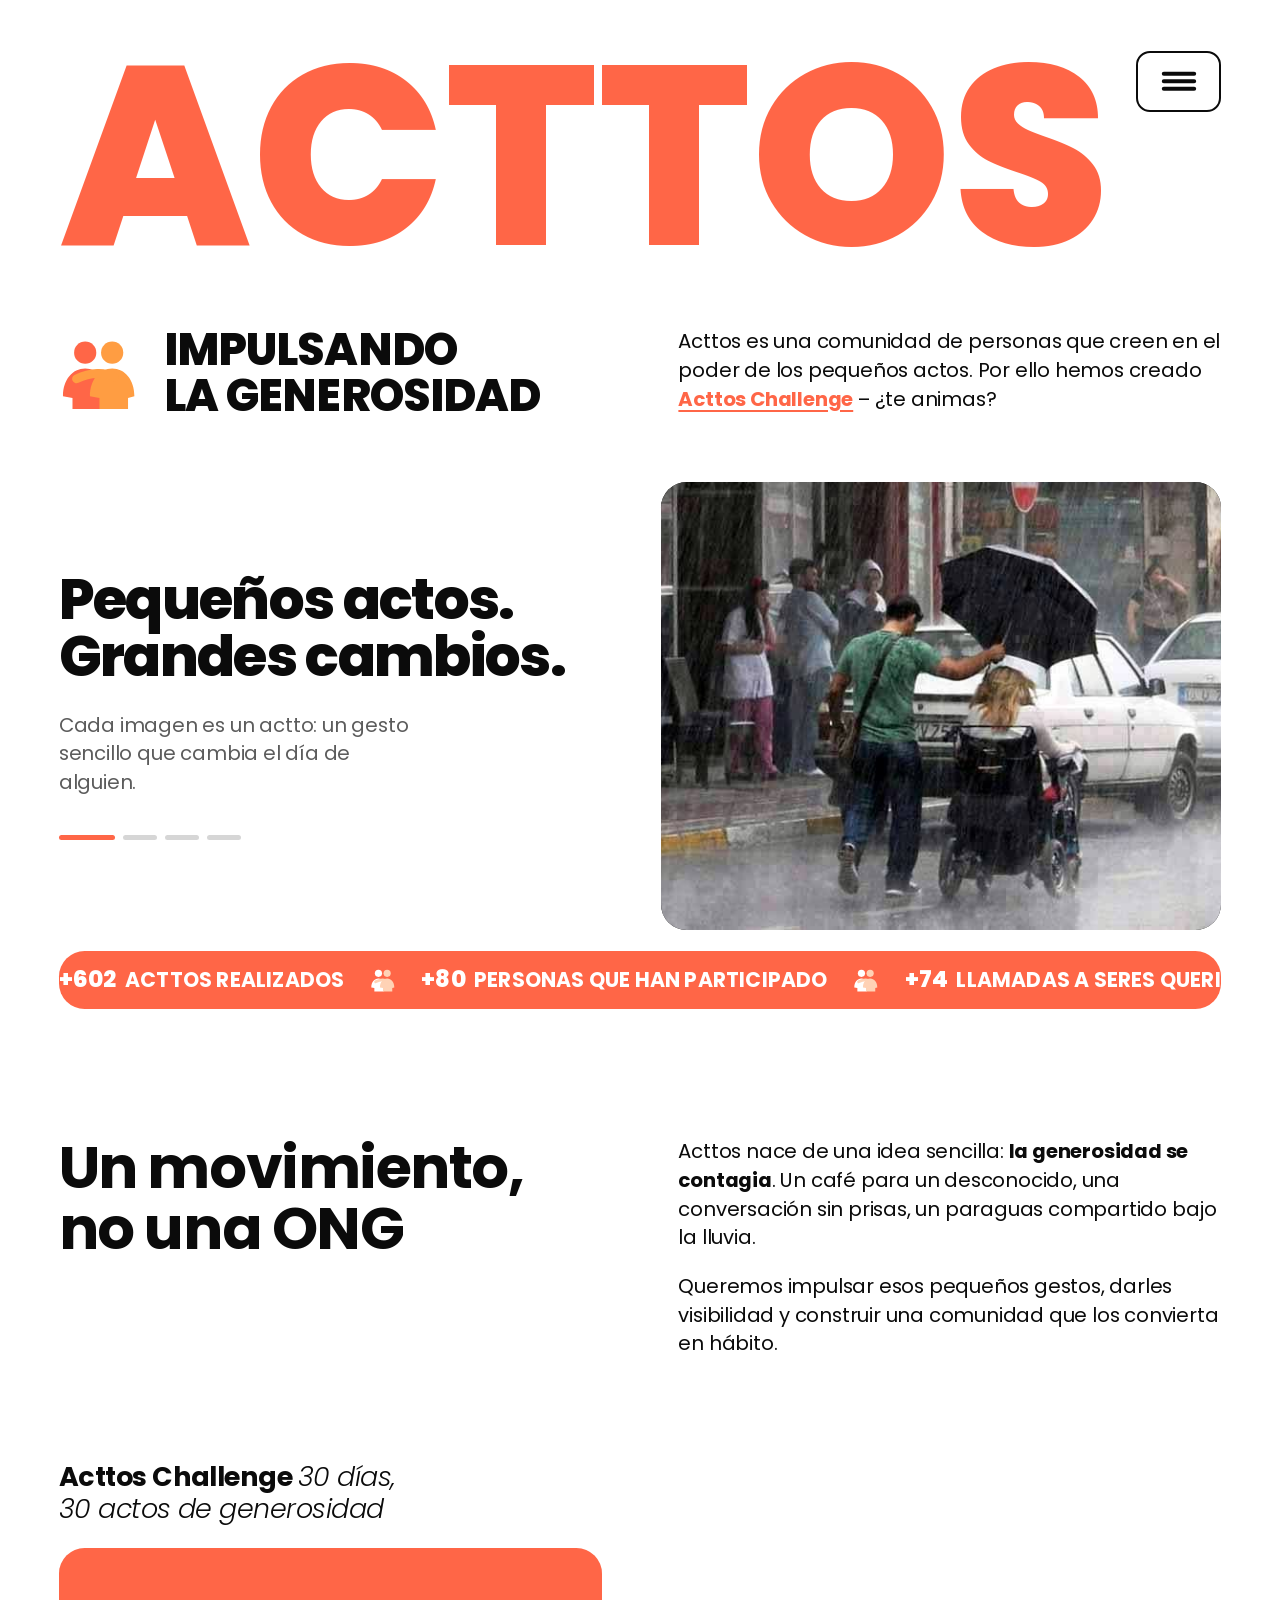
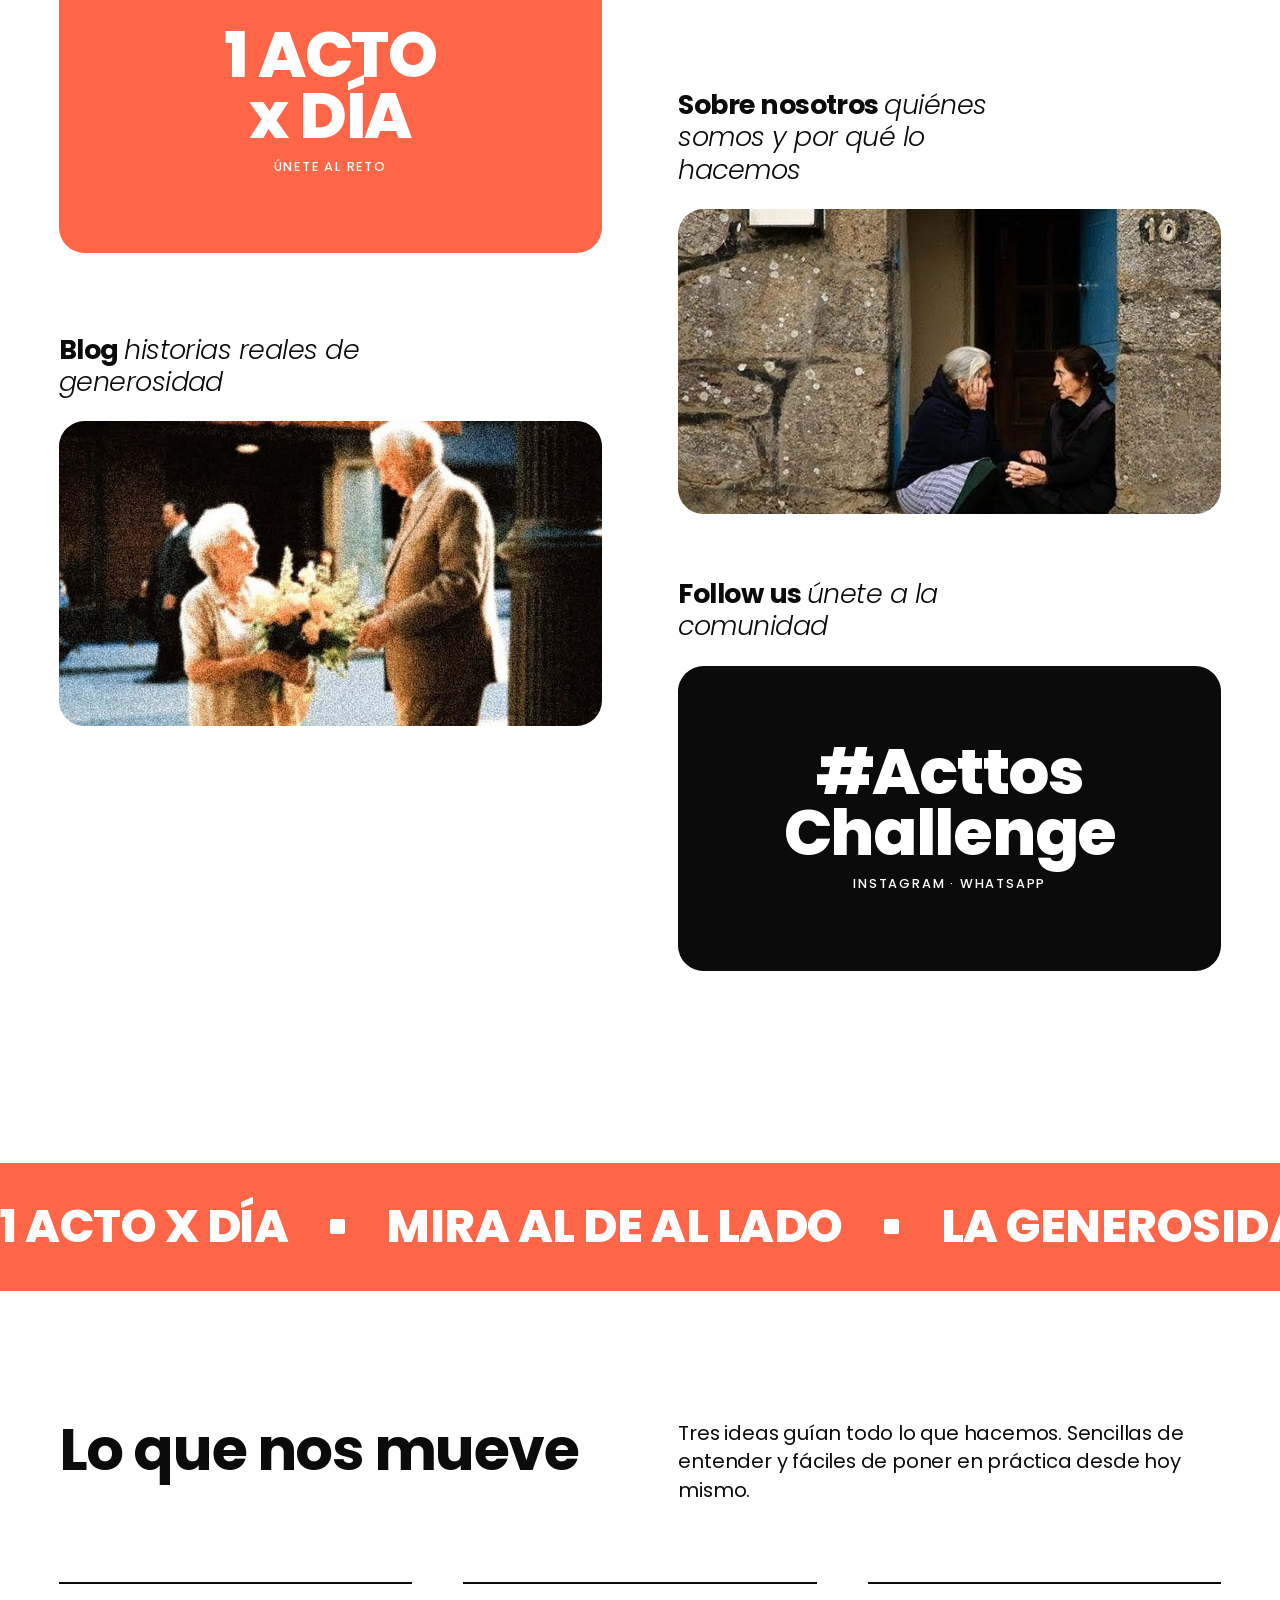
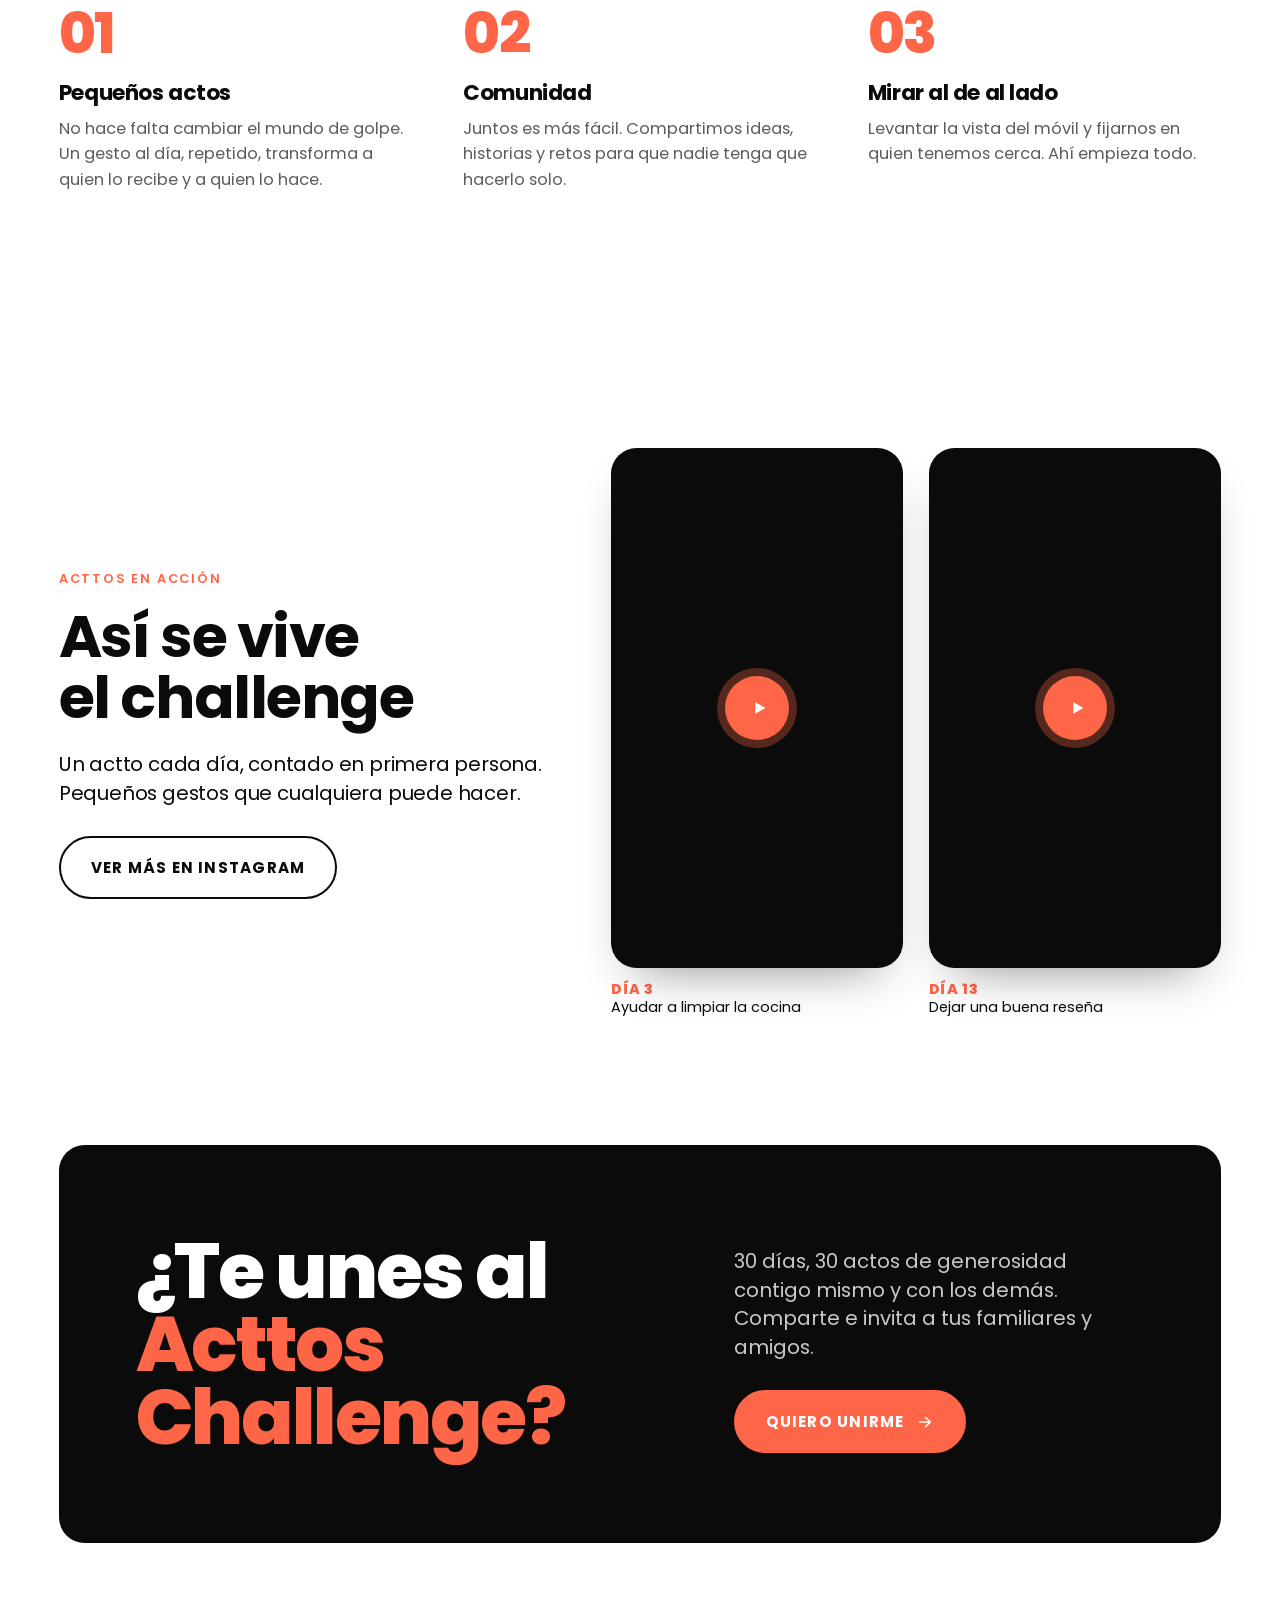
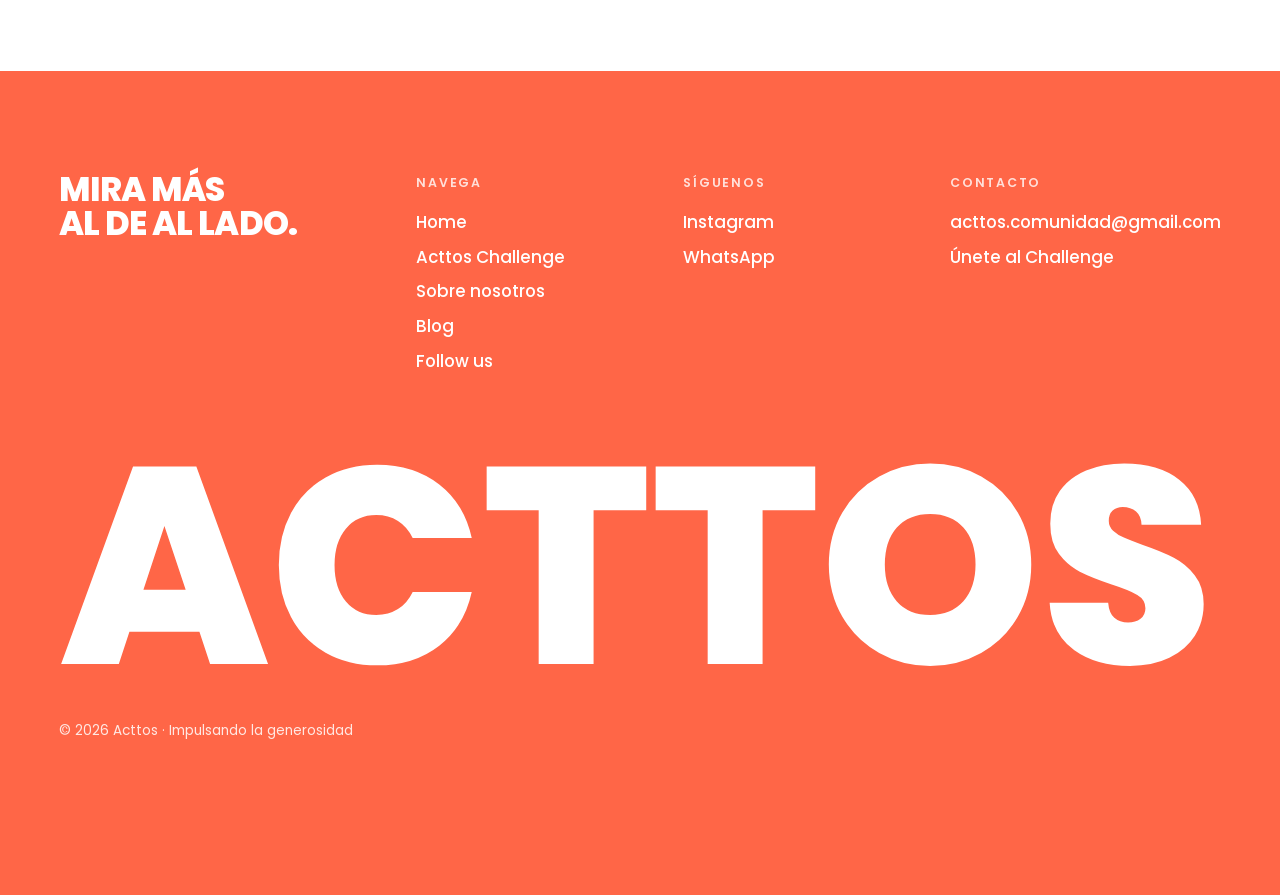
<file: index.html>
<!DOCTYPE html>
<html lang="es" class="no-js">
<head>
<meta charset="utf-8">
<meta name="viewport" content="width=device-width, initial-scale=1">
<title>Acttos — Impulsando la generosidad</title>
<meta name="description" content="Acttos es una comunidad y un movimiento que impulsa pequeños actos de generosidad. Únete al Acttos Challenge: 30 días, 30 actos.">
<meta property="og:title" content="Acttos — Impulsando la generosidad">
<meta property="og:description" content="Acttos es una comunidad y un movimiento que impulsa pequeños actos de generosidad. Únete al Acttos Challenge: 30 días, 30 actos.">
<meta property="og:image" content="assets/img/foto-paraguas.jpg">
<meta name="theme-color" content="#ff6647">
<link rel="icon" href="assets/img/icono.svg" type="image/svg+xml">
<link rel="preconnect" href="https://fonts.googleapis.com">
<link rel="preconnect" href="https://fonts.gstatic.com" crossorigin>
<link href="https://fonts.googleapis.com/css2?family=Poppins:ital,wght@0,300;0,400;0,500;0,600;0,700;0,800;1,300;1,400&display=swap" rel="stylesheet">
<link rel="stylesheet" href="css/styles.css">
</head>
<body>
<a class="skip-link" href="#main">Saltar al contenido</a>
<header class="wrap">
  <h1 class="wordmark"><span class="sr-only">Acttos — </span><span class="wordmark__inner" aria-hidden="true">ACTTOS</span></h1>
  <div class="split hero__intro">
    <div class="tagline">
      <span class="tagline__icon"><svg class="duo" viewBox="0 0 100 92" aria-hidden="true"><path class="duo__a" d="M5 76C5 55 17 41 33 41s28 14 28 35l-8 2v14H17V78z"/><circle class="duo__a" cx="33" cy="21" r="14"/><path class="duo__b" d="M39 76c0-21 12-35 28-35s28 14 28 35l-8 2v14H51V78z"/><circle class="duo__b" cx="67" cy="21" r="14"/><path class="duo__arm" d="M70 52C58 45 40 45 22 54"/></svg></span>
      <p class="tagline__text">Impulsando<br>la generosidad</p>
    </div>
    <p class="lead split__right">Acttos es una comunidad de personas que creen en el poder de los pequeños actos. Por ello hemos creado <a class="lead-link" href="acttos-challenge.html">Acttos Challenge</a> – ¿te animas?</p>
  </div>
</header>

<main id="main">
  <section class="wrap" aria-label="Galería">
    <div class="media-split slides reveal">
      <div class="media-split__text">
        <p class="media-split__claim">Pequeños actos.<br>Grandes cambios.</p>
        <p class="lead muted">Cada imagen es un actto: un gesto sencillo que cambia el día de alguien.</p>
        <div class="dots dots--dark" role="group" aria-label="Elegir imagen">
          <button type="button" aria-label="Imagen 1" aria-current="true"></button>
          <button type="button" aria-label="Imagen 2"></button>
          <button type="button" aria-label="Imagen 3"></button>
          <button type="button" aria-label="Imagen 4"></button>
        </div>
      </div>
      <div class="media media--photo">
        <img class="slide is-active" src="assets/img/foto-paraguas.jpg" alt="Un hombre protege de la lluvia con su paraguas a una mujer en silla de ruedas" style="object-position:50% 40%">
        <img class="slide" src="assets/img/foto-escuchar.jpg" alt="Un joven escucha con atención a un hombre mayor sentado en un escalón" style="object-position:50% 40%" loading="lazy">
        <img class="slide" src="assets/img/foto-montana.jpg" alt="Silueta de una persona que tiende la mano a otra para ayudarla a subir una montaña al atardecer" style="object-position:50% 45%" loading="lazy">
        <img class="slide" src="assets/img/foto-cena.jpg" alt="Un grupo de amigos conversa alrededor de una mesa durante una cena" style="object-position:50% 62%" loading="lazy">
      </div>
    </div>
  </section>

  <section class="wrap stats-section">
<div class="ticker ticker--card reveal" data-stats>
  <p class="sr-only">Más de 602 acttos realizados, más de 80 personas que han participado y más de 74 llamadas a seres queridos.</p>
  <div class="ticker__track" aria-hidden="true">
    <div class="ticker__group">
      <span class="ticker__item" data-stat="acttos"><b class="stat__value">+602</b> Acttos realizados</span><span class="ticker__sep" aria-hidden="true"><svg class="duo" viewBox="0 0 100 92" aria-hidden="true"><path class="duo__a" d="M5 76C5 55 17 41 33 41s28 14 28 35l-8 2v14H17V78z"/><circle class="duo__a" cx="33" cy="21" r="14"/><path class="duo__b" d="M39 76c0-21 12-35 28-35s28 14 28 35l-8 2v14H51V78z"/><circle class="duo__b" cx="67" cy="21" r="14"/><path class="duo__arm" d="M70 52C58 45 40 45 22 54"/></svg></span>
      <span class="ticker__item" data-stat="personas"><b class="stat__value">+80</b> Personas que han participado</span><span class="ticker__sep" aria-hidden="true"><svg class="duo" viewBox="0 0 100 92" aria-hidden="true"><path class="duo__a" d="M5 76C5 55 17 41 33 41s28 14 28 35l-8 2v14H17V78z"/><circle class="duo__a" cx="33" cy="21" r="14"/><path class="duo__b" d="M39 76c0-21 12-35 28-35s28 14 28 35l-8 2v14H51V78z"/><circle class="duo__b" cx="67" cy="21" r="14"/><path class="duo__arm" d="M70 52C58 45 40 45 22 54"/></svg></span>
      <span class="ticker__item" data-stat="llamadas"><b class="stat__value">+74</b> Llamadas a seres queridos</span><span class="ticker__sep" aria-hidden="true"><svg class="duo" viewBox="0 0 100 92" aria-hidden="true"><path class="duo__a" d="M5 76C5 55 17 41 33 41s28 14 28 35l-8 2v14H17V78z"/><circle class="duo__a" cx="33" cy="21" r="14"/><path class="duo__b" d="M39 76c0-21 12-35 28-35s28 14 28 35l-8 2v14H51V78z"/><circle class="duo__b" cx="67" cy="21" r="14"/><path class="duo__arm" d="M70 52C58 45 40 45 22 54"/></svg></span>
      <span class="ticker__item" data-stat="acttos"><b class="stat__value">+602</b> Acttos realizados</span><span class="ticker__sep" aria-hidden="true"><svg class="duo" viewBox="0 0 100 92" aria-hidden="true"><path class="duo__a" d="M5 76C5 55 17 41 33 41s28 14 28 35l-8 2v14H17V78z"/><circle class="duo__a" cx="33" cy="21" r="14"/><path class="duo__b" d="M39 76c0-21 12-35 28-35s28 14 28 35l-8 2v14H51V78z"/><circle class="duo__b" cx="67" cy="21" r="14"/><path class="duo__arm" d="M70 52C58 45 40 45 22 54"/></svg></span>
      <span class="ticker__item" data-stat="personas"><b class="stat__value">+80</b> Personas que han participado</span><span class="ticker__sep" aria-hidden="true"><svg class="duo" viewBox="0 0 100 92" aria-hidden="true"><path class="duo__a" d="M5 76C5 55 17 41 33 41s28 14 28 35l-8 2v14H17V78z"/><circle class="duo__a" cx="33" cy="21" r="14"/><path class="duo__b" d="M39 76c0-21 12-35 28-35s28 14 28 35l-8 2v14H51V78z"/><circle class="duo__b" cx="67" cy="21" r="14"/><path class="duo__arm" d="M70 52C58 45 40 45 22 54"/></svg></span>
      <span class="ticker__item" data-stat="llamadas"><b class="stat__value">+74</b> Llamadas a seres queridos</span><span class="ticker__sep" aria-hidden="true"><svg class="duo" viewBox="0 0 100 92" aria-hidden="true"><path class="duo__a" d="M5 76C5 55 17 41 33 41s28 14 28 35l-8 2v14H17V78z"/><circle class="duo__a" cx="33" cy="21" r="14"/><path class="duo__b" d="M39 76c0-21 12-35 28-35s28 14 28 35l-8 2v14H51V78z"/><circle class="duo__b" cx="67" cy="21" r="14"/><path class="duo__arm" d="M70 52C58 45 40 45 22 54"/></svg></span>
    </div>
    <div class="ticker__group">
      <span class="ticker__item" data-stat="acttos"><b class="stat__value">+602</b> Acttos realizados</span><span class="ticker__sep" aria-hidden="true"><svg class="duo" viewBox="0 0 100 92" aria-hidden="true"><path class="duo__a" d="M5 76C5 55 17 41 33 41s28 14 28 35l-8 2v14H17V78z"/><circle class="duo__a" cx="33" cy="21" r="14"/><path class="duo__b" d="M39 76c0-21 12-35 28-35s28 14 28 35l-8 2v14H51V78z"/><circle class="duo__b" cx="67" cy="21" r="14"/><path class="duo__arm" d="M70 52C58 45 40 45 22 54"/></svg></span>
      <span class="ticker__item" data-stat="personas"><b class="stat__value">+80</b> Personas que han participado</span><span class="ticker__sep" aria-hidden="true"><svg class="duo" viewBox="0 0 100 92" aria-hidden="true"><path class="duo__a" d="M5 76C5 55 17 41 33 41s28 14 28 35l-8 2v14H17V78z"/><circle class="duo__a" cx="33" cy="21" r="14"/><path class="duo__b" d="M39 76c0-21 12-35 28-35s28 14 28 35l-8 2v14H51V78z"/><circle class="duo__b" cx="67" cy="21" r="14"/><path class="duo__arm" d="M70 52C58 45 40 45 22 54"/></svg></span>
      <span class="ticker__item" data-stat="llamadas"><b class="stat__value">+74</b> Llamadas a seres queridos</span><span class="ticker__sep" aria-hidden="true"><svg class="duo" viewBox="0 0 100 92" aria-hidden="true"><path class="duo__a" d="M5 76C5 55 17 41 33 41s28 14 28 35l-8 2v14H17V78z"/><circle class="duo__a" cx="33" cy="21" r="14"/><path class="duo__b" d="M39 76c0-21 12-35 28-35s28 14 28 35l-8 2v14H51V78z"/><circle class="duo__b" cx="67" cy="21" r="14"/><path class="duo__arm" d="M70 52C58 45 40 45 22 54"/></svg></span>
      <span class="ticker__item" data-stat="acttos"><b class="stat__value">+602</b> Acttos realizados</span><span class="ticker__sep" aria-hidden="true"><svg class="duo" viewBox="0 0 100 92" aria-hidden="true"><path class="duo__a" d="M5 76C5 55 17 41 33 41s28 14 28 35l-8 2v14H17V78z"/><circle class="duo__a" cx="33" cy="21" r="14"/><path class="duo__b" d="M39 76c0-21 12-35 28-35s28 14 28 35l-8 2v14H51V78z"/><circle class="duo__b" cx="67" cy="21" r="14"/><path class="duo__arm" d="M70 52C58 45 40 45 22 54"/></svg></span>
      <span class="ticker__item" data-stat="personas"><b class="stat__value">+80</b> Personas que han participado</span><span class="ticker__sep" aria-hidden="true"><svg class="duo" viewBox="0 0 100 92" aria-hidden="true"><path class="duo__a" d="M5 76C5 55 17 41 33 41s28 14 28 35l-8 2v14H17V78z"/><circle class="duo__a" cx="33" cy="21" r="14"/><path class="duo__b" d="M39 76c0-21 12-35 28-35s28 14 28 35l-8 2v14H51V78z"/><circle class="duo__b" cx="67" cy="21" r="14"/><path class="duo__arm" d="M70 52C58 45 40 45 22 54"/></svg></span>
      <span class="ticker__item" data-stat="llamadas"><b class="stat__value">+74</b> Llamadas a seres queridos</span><span class="ticker__sep" aria-hidden="true"><svg class="duo" viewBox="0 0 100 92" aria-hidden="true"><path class="duo__a" d="M5 76C5 55 17 41 33 41s28 14 28 35l-8 2v14H17V78z"/><circle class="duo__a" cx="33" cy="21" r="14"/><path class="duo__b" d="M39 76c0-21 12-35 28-35s28 14 28 35l-8 2v14H51V78z"/><circle class="duo__b" cx="67" cy="21" r="14"/><path class="duo__arm" d="M70 52C58 45 40 45 22 54"/></svg></span>
    </div>
  </div>
</div>
  </section>

  <section class="section">
    <div class="wrap">
      <div class="split reveal">
        <h2 class="h2">Un movimiento,<br>no una ONG</h2>
        <div class="split__right">
          <p class="lead">Acttos nace de una idea sencilla: <strong>la generosidad se contagia</strong>. Un café para un desconocido, una conversación sin prisas, un paraguas compartido bajo la lluvia.</p>
          <p class="lead">Queremos impulsar esos pequeños gestos, darles visibilidad y construir una comunidad que los convierta en hábito.</p>
        </div>
      </div>

      <div class="stagger">
        <a class="card reveal" href="acttos-challenge.html">
          <h3 class="card__title">Acttos Challenge <em>30 días, 30 actos de generosidad</em></h3>
          <div class="card__media">
            <div class="panel panel--coral"><span class="panel__big">1 ACTO<br>x DÍA</span><span class="panel__small">Únete al reto</span></div>
            <span class="card__arrow"><svg viewBox="0 0 24 24" fill="none" stroke="currentColor" stroke-width="2.2" stroke-linecap="round" stroke-linejoin="round" aria-hidden="true"><path d="M5 12h14M13 6l6 6-6 6"/></svg></span>
          </div>
        </a>
        <a class="card reveal" href="sobre-nosotros.html">
          <h3 class="card__title">Sobre nosotros <em>quiénes somos y por qué lo hacemos</em></h3>
          <div class="card__media">
            <img src="assets/img/foto-vecinas.jpg" alt="" loading="lazy" style="object-position:50% 72%">
            <span class="card__arrow"><svg viewBox="0 0 24 24" fill="none" stroke="currentColor" stroke-width="2.2" stroke-linecap="round" stroke-linejoin="round" aria-hidden="true"><path d="M5 12h14M13 6l6 6-6 6"/></svg></span>
          </div>
        </a>
        <a class="card reveal" href="blog.html">
          <h3 class="card__title">Blog <em>historias reales de generosidad</em></h3>
          <div class="card__media">
            <img src="assets/img/foto-flores.jpg" alt="" loading="lazy" style="object-position:50% 45%">
            <span class="card__arrow"><svg viewBox="0 0 24 24" fill="none" stroke="currentColor" stroke-width="2.2" stroke-linecap="round" stroke-linejoin="round" aria-hidden="true"><path d="M5 12h14M13 6l6 6-6 6"/></svg></span>
          </div>
        </a>
        <a class="card reveal" href="follow-us.html">
          <h3 class="card__title">Follow us <em>únete a la comunidad</em></h3>
          <div class="card__media">
            <div class="panel panel--ink"><span class="panel__big">#Acttos<br>Challenge</span><span class="panel__small">Instagram · WhatsApp</span></div>
            <span class="card__arrow"><svg viewBox="0 0 24 24" fill="none" stroke="currentColor" stroke-width="2.2" stroke-linecap="round" stroke-linejoin="round" aria-hidden="true"><path d="M5 12h14M13 6l6 6-6 6"/></svg></span>
          </div>
        </a>
      </div>
    </div>
  </section>

  <div class="marquee" aria-hidden="true">
    <div class="marquee__track">
      <div class="marquee__group">
        <span class="marquee__item">1 acto x día</span><span class="marquee__item">Mira al de al lado</span><span class="marquee__item">La generosidad se contagia</span><span class="marquee__item">30 días · 30 actos</span>
      </div>
      <div class="marquee__group">
        <span class="marquee__item">1 acto x día</span><span class="marquee__item">Mira al de al lado</span><span class="marquee__item">La generosidad se contagia</span><span class="marquee__item">30 días · 30 actos</span>
      </div>
    </div>
  </div>

  <section class="section">
    <div class="wrap">
      <div class="split reveal">
        <h2 class="h2">Lo que nos mueve</h2>
        <p class="lead split__right">Tres ideas guían todo lo que hacemos. Sencillas de entender y fáciles de poner en práctica desde hoy mismo.</p>
      </div>
      <div class="pillars">
        <article class="pillar reveal">
          <span class="pillar__num">01</span>
          <h3>Pequeños actos</h3>
          <p>No hace falta cambiar el mundo de golpe. Un gesto al día, repetido, transforma a quien lo recibe y a quien lo hace.</p>
        </article>
        <article class="pillar reveal">
          <span class="pillar__num">02</span>
          <h3>Comunidad</h3>
          <p>Juntos es más fácil. Compartimos ideas, historias y retos para que nadie tenga que hacerlo solo.</p>
        </article>
        <article class="pillar reveal">
          <span class="pillar__num">03</span>
          <h3>Mirar al de al lado</h3>
          <p>Levantar la vista del móvil y fijarnos en quien tenemos cerca. Ahí empieza todo.</p>
        </article>
      </div>
    </div>
  </section>

  <section class="section">
    <div class="wrap reels-section">
      <div class="reveal">
        <span class="eyebrow">Acttos en acción</span>
        <h2 class="h2">Así se vive<br>el challenge</h2>
        <p class="lead" style="margin-top:22px">Un actto cada día, contado en primera persona. Pequeños gestos que cualquiera puede hacer.</p>
        <a class="btn btn--ghost" style="margin-top:28px" href="https://www.instagram.com/actt0s/" target="_blank" rel="noopener">Ver más en Instagram</a>
      </div>
      <div class="reels">
        <figure class="reel reveal">
          <div class="reel__frame">
            <video src="assets/video/video-a.mp4#t=6" preload="metadata" playsinline aria-label="Día 3: Ayudar a limpiar la cocina"></video>
            <button class="reel__play" type="button" aria-label="Reproducir vídeo: Día 3, Ayudar a limpiar la cocina"><svg viewBox="0 0 24 24" aria-hidden="true"><path d="M8 5.5v13l11-6.5z" fill="currentColor"/></svg></button>
          </div>
          <figcaption><strong>Día 3</strong> Ayudar a limpiar la cocina</figcaption>
        </figure>
        <figure class="reel reveal">
          <div class="reel__frame">
            <video src="assets/video/video-c.mp4#t=2" preload="metadata" playsinline aria-label="Día 13: Dejar una buena reseña"></video>
            <button class="reel__play" type="button" aria-label="Reproducir vídeo: Día 13, Dejar una buena reseña"><svg viewBox="0 0 24 24" aria-hidden="true"><path d="M8 5.5v13l11-6.5z" fill="currentColor"/></svg></button>
          </div>
          <figcaption><strong>Día 13</strong> Dejar una buena reseña</figcaption>
        </figure>
      </div>
    </div>
  </section>

  <section class="wrap">
    <div class="cta reveal">
      <h2 class="cta__title">¿Te unes al<br><span>Acttos Challenge?</span></h2>
      <div>
        <p>30 días, 30 actos de generosidad contigo mismo y con los demás. Comparte e invita a tus familiares y amigos.</p>
        <a class="btn btn--coral" href="acttos-challenge.html#unete">Quiero unirme <svg viewBox="0 0 24 24" fill="none" stroke="currentColor" stroke-width="2.2" stroke-linecap="round" stroke-linejoin="round" aria-hidden="true"><path d="M5 12h14M13 6l6 6-6 6"/></svg></a>
      </div>
    </div>
  </section>
</main>
<button class="menu-btn" type="button" aria-label="Abrir menú" aria-controls="pill-links" aria-expanded="false">
  <svg viewBox="0 0 32 24" fill="none" stroke="currentColor" stroke-width="2" stroke-linecap="round" aria-hidden="true"><path d="M7 7.5h18M7 12h18M7 16.5h18"/></svg>
</button>
<nav class="pill" aria-label="Navegación principal">
  <div class="pill__top">
    <span class="pill__icon"><svg class="duo" viewBox="0 0 100 92" aria-hidden="true"><path class="duo__a" d="M5 76C5 55 17 41 33 41s28 14 28 35l-8 2v14H17V78z"/><circle class="duo__a" cx="33" cy="21" r="14"/><path class="duo__b" d="M39 76c0-21 12-35 28-35s28 14 28 35l-8 2v14H51V78z"/><circle class="duo__b" cx="67" cy="21" r="14"/><path class="duo__arm" d="M70 52C58 45 40 45 22 54"/></svg></span>
    <button class="pill__word" type="button" aria-controls="pill-links">ACTTOS</button>
    <button class="pill__toggle" type="button" aria-expanded="true" aria-controls="pill-links" aria-label="Cerrar menú">
      <svg viewBox="0 0 24 24" fill="none" stroke="currentColor" stroke-width="2" stroke-linecap="round" aria-hidden="true"><path d="M5 5l14 14M19 5L5 19"/></svg>
    </button>
  </div>
  <ul class="pill__links" id="pill-links">
    <li><a href="index.html" aria-current="page">Home</a></li>
    <li><a href="acttos-challenge.html">Acttos Challenge</a></li>
    <li><a href="sobre-nosotros.html">Sobre nosotros</a></li>
    <li><a href="blog.html">Blog</a></li>
    <li><a href="follow-us.html">Follow us</a></li>
  </ul>
</nav>
<footer class="footer">
  <div class="wrap">
    <div class="footer__grid">
      <p class="footer__claim">Mira más<br>al de al lado.</p>
      <div>
        <h4>Navega</h4>
        <ul>
          <li><a href="index.html">Home</a></li>
          <li><a href="acttos-challenge.html">Acttos Challenge</a></li>
          <li><a href="sobre-nosotros.html">Sobre nosotros</a></li>
          <li><a href="blog.html">Blog</a></li>
          <li><a href="follow-us.html">Follow us</a></li>
        </ul>
      </div>
      <div>
        <h4>Síguenos</h4>
        <ul>
          <li><a href="https://www.instagram.com/actt0s/" target="_blank" rel="noopener">Instagram</a></li>
          <li><a href="https://chat.whatsapp.com/G6Ta26hi5Rr66h0qzctijn" target="_blank" rel="noopener">WhatsApp</a></li>
        </ul>
      </div>
      <div>
        <h4>Contacto</h4>
        <ul>
          <li><a href="mailto:acttos.comunidad@gmail.com">acttos.comunidad@gmail.com</a></li>
          <li><a href="acttos-challenge.html#unete">Únete al Challenge</a></li>
        </ul>
      </div>
    </div>
    <p class="wordmark" aria-hidden="true"><span class="wordmark__inner">ACTTOS</span></p>
    <div class="footer__legal">
      <span>© <span data-year>2026</span> Acttos · Impulsando la generosidad</span>
    </div>
  </div>
</footer>
<script src="js/main.js"></script>
</body>
</html>
</file>
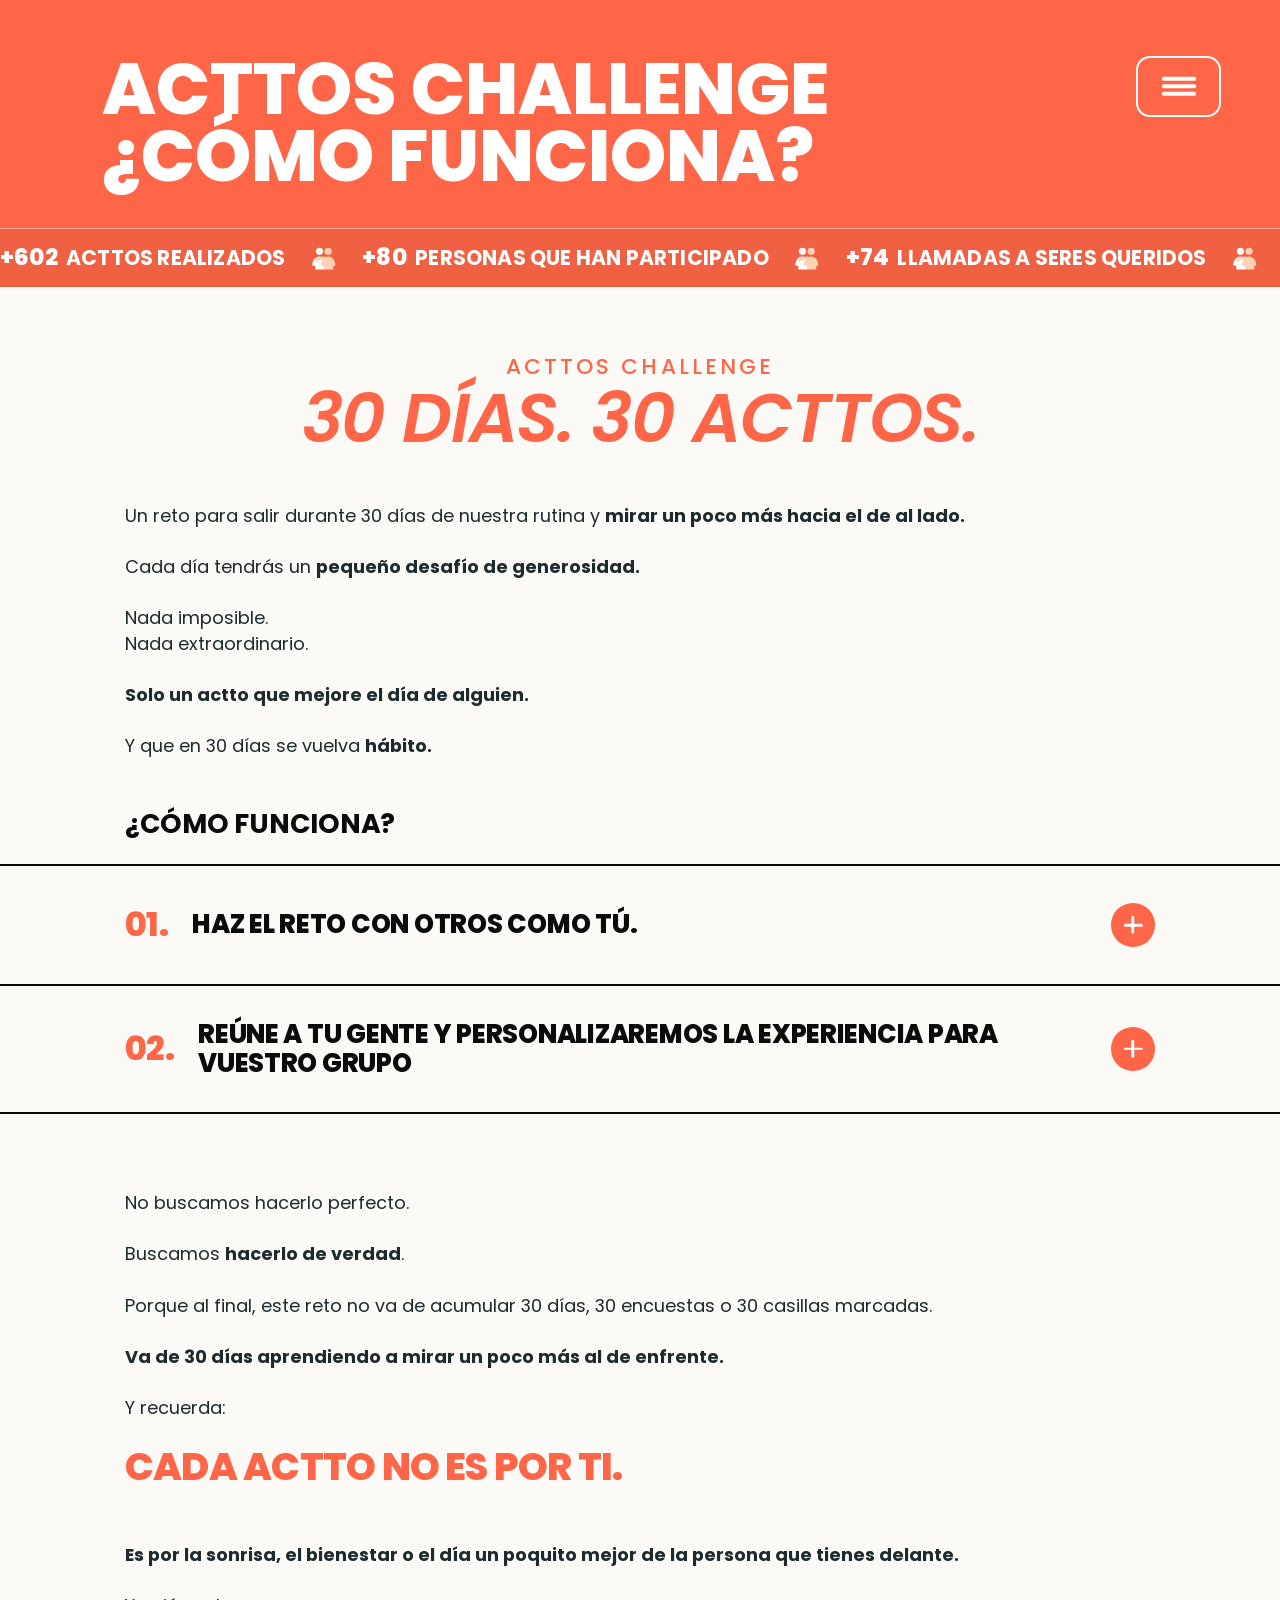
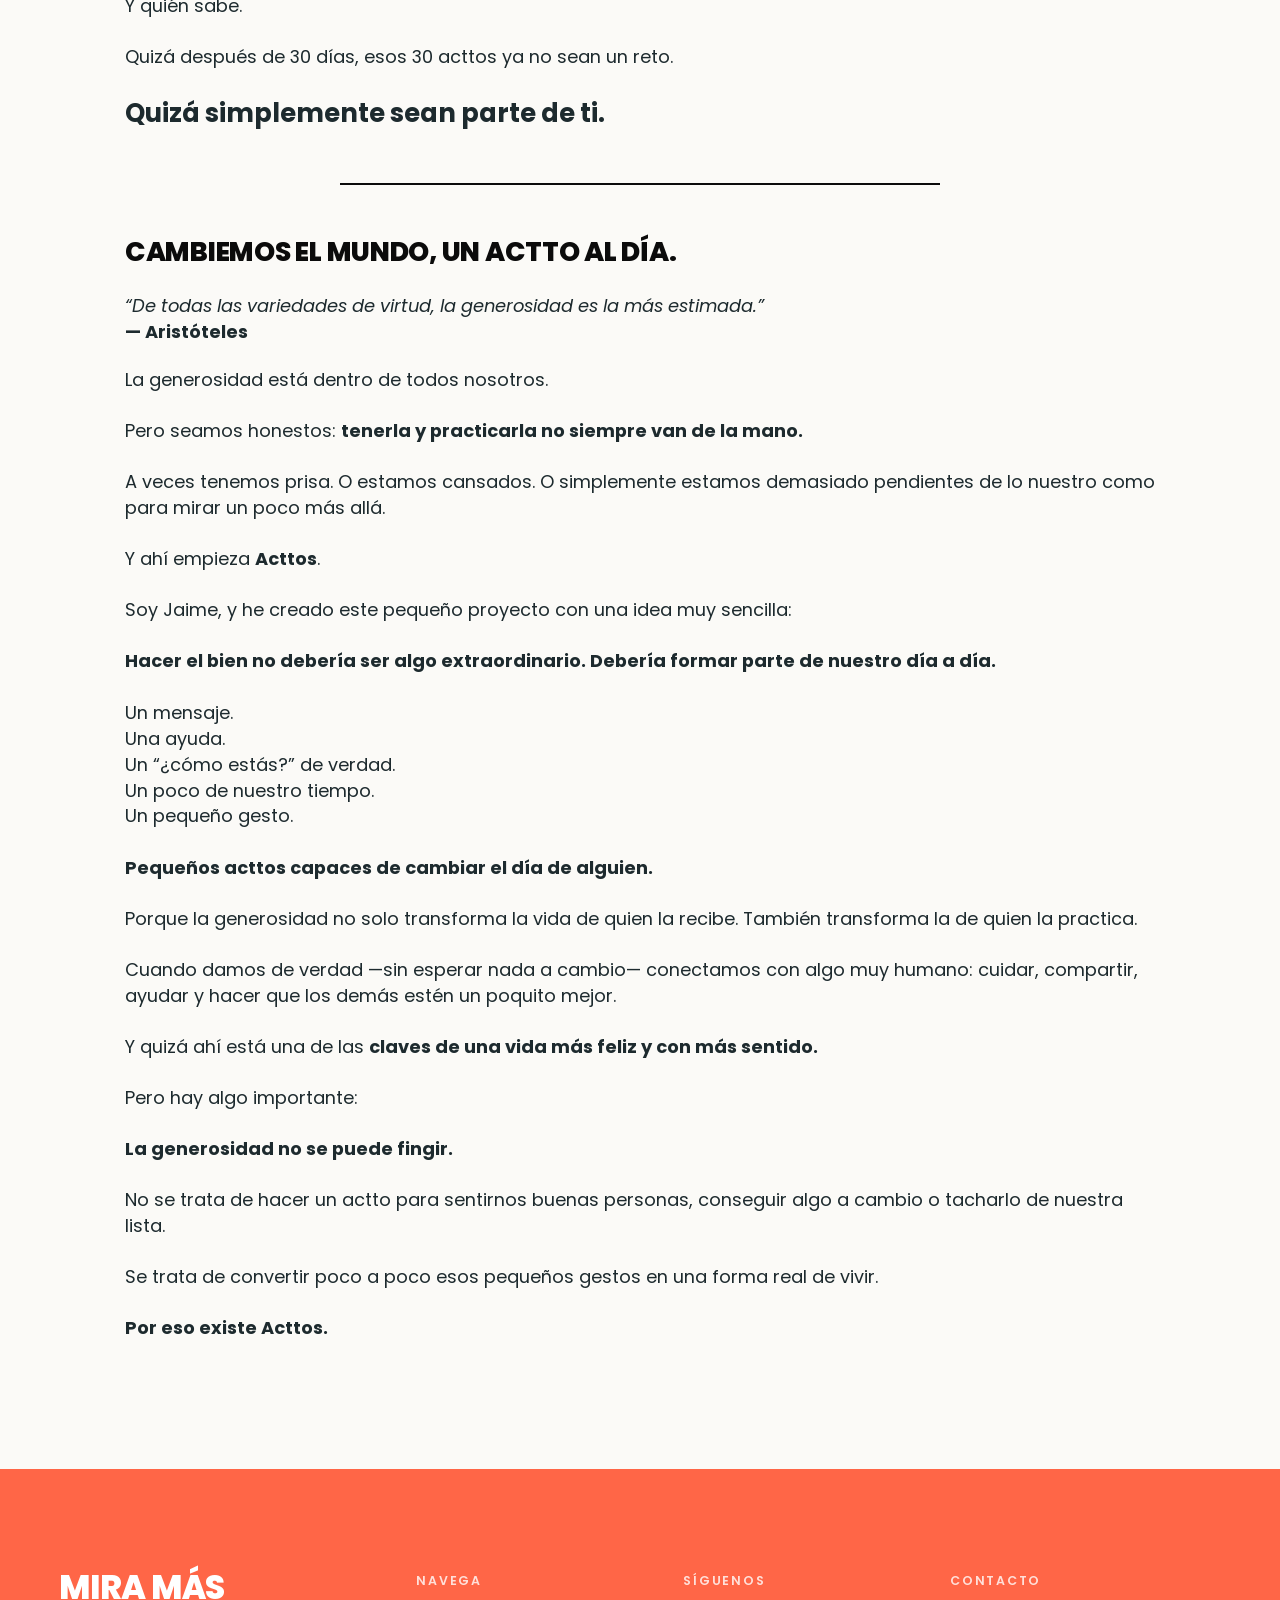
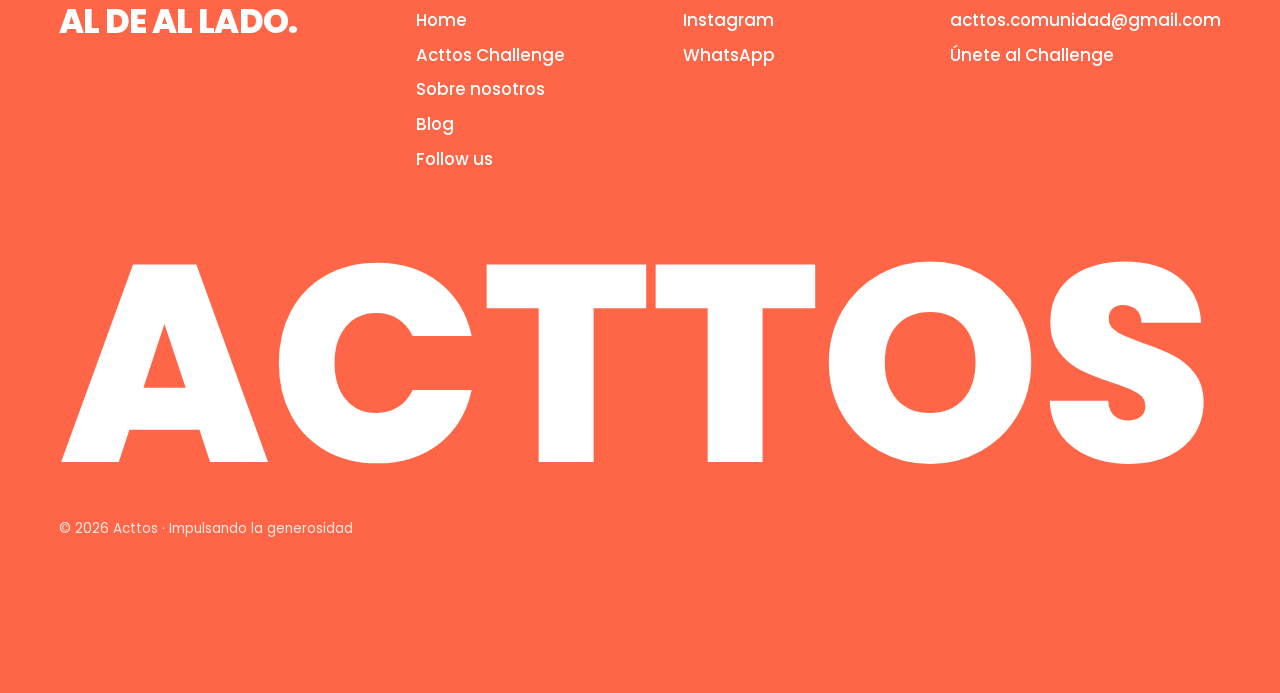
<file: acttos-challenge.html>
<!DOCTYPE html>
<html lang="es" class="no-js">
<head>
<meta charset="utf-8">
<meta name="viewport" content="width=device-width, initial-scale=1">
<title>Acttos Challenge — 30 días. 30 acttos.</title>
<meta name="description" content="Un reto para salir durante 30 días de nuestra rutina y mirar un poco más hacia el de al lado. Cambiemos el mundo, un actto al día.">
<meta property="og:title" content="Acttos Challenge — 30 días. 30 acttos.">
<meta property="og:description" content="Un reto para salir durante 30 días de nuestra rutina y mirar un poco más hacia el de al lado. Cambiemos el mundo, un actto al día.">
<meta property="og:image" content="assets/img/foto-paraguas.jpg">
<meta name="theme-color" content="#ff6647">
<link rel="icon" href="assets/img/icono.svg" type="image/svg+xml">
<link rel="preconnect" href="https://fonts.googleapis.com">
<link rel="preconnect" href="https://fonts.gstatic.com" crossorigin>
<link href="https://fonts.googleapis.com/css2?family=Poppins:ital,wght@0,300;0,400;0,500;0,600;0,700;0,800;1,300;1,400&display=swap" rel="stylesheet">
<link rel="stylesheet" href="css/styles.css">
</head>
<body class="ch-page">
<a class="skip-link" href="#main">Saltar al contenido</a>
<header class="ch-band">
  <div class="wrap">
    <h1 class="ch-band__title"><span class="ch-band__line">Acttos Challenge</span> <span class="ch-band__line" data-fit="shrink">¿Cómo funciona?</span></h1>
  </div>
<div class="ticker ticker--band" data-stats>
  <p class="sr-only">Más de 602 acttos realizados, más de 80 personas que han participado y más de 74 llamadas a seres queridos.</p>
  <div class="ticker__track" aria-hidden="true">
    <div class="ticker__group">
      <span class="ticker__item" data-stat="acttos"><b class="stat__value">+602</b> Acttos realizados</span><span class="ticker__sep" aria-hidden="true"><svg class="duo" viewBox="0 0 100 92" aria-hidden="true"><path class="duo__a" d="M5 76C5 55 17 41 33 41s28 14 28 35l-8 2v14H17V78z"/><circle class="duo__a" cx="33" cy="21" r="14"/><path class="duo__b" d="M39 76c0-21 12-35 28-35s28 14 28 35l-8 2v14H51V78z"/><circle class="duo__b" cx="67" cy="21" r="14"/><path class="duo__arm" d="M70 52C58 45 40 45 22 54"/></svg></span>
      <span class="ticker__item" data-stat="personas"><b class="stat__value">+80</b> Personas que han participado</span><span class="ticker__sep" aria-hidden="true"><svg class="duo" viewBox="0 0 100 92" aria-hidden="true"><path class="duo__a" d="M5 76C5 55 17 41 33 41s28 14 28 35l-8 2v14H17V78z"/><circle class="duo__a" cx="33" cy="21" r="14"/><path class="duo__b" d="M39 76c0-21 12-35 28-35s28 14 28 35l-8 2v14H51V78z"/><circle class="duo__b" cx="67" cy="21" r="14"/><path class="duo__arm" d="M70 52C58 45 40 45 22 54"/></svg></span>
      <span class="ticker__item" data-stat="llamadas"><b class="stat__value">+74</b> Llamadas a seres queridos</span><span class="ticker__sep" aria-hidden="true"><svg class="duo" viewBox="0 0 100 92" aria-hidden="true"><path class="duo__a" d="M5 76C5 55 17 41 33 41s28 14 28 35l-8 2v14H17V78z"/><circle class="duo__a" cx="33" cy="21" r="14"/><path class="duo__b" d="M39 76c0-21 12-35 28-35s28 14 28 35l-8 2v14H51V78z"/><circle class="duo__b" cx="67" cy="21" r="14"/><path class="duo__arm" d="M70 52C58 45 40 45 22 54"/></svg></span>
      <span class="ticker__item" data-stat="acttos"><b class="stat__value">+602</b> Acttos realizados</span><span class="ticker__sep" aria-hidden="true"><svg class="duo" viewBox="0 0 100 92" aria-hidden="true"><path class="duo__a" d="M5 76C5 55 17 41 33 41s28 14 28 35l-8 2v14H17V78z"/><circle class="duo__a" cx="33" cy="21" r="14"/><path class="duo__b" d="M39 76c0-21 12-35 28-35s28 14 28 35l-8 2v14H51V78z"/><circle class="duo__b" cx="67" cy="21" r="14"/><path class="duo__arm" d="M70 52C58 45 40 45 22 54"/></svg></span>
      <span class="ticker__item" data-stat="personas"><b class="stat__value">+80</b> Personas que han participado</span><span class="ticker__sep" aria-hidden="true"><svg class="duo" viewBox="0 0 100 92" aria-hidden="true"><path class="duo__a" d="M5 76C5 55 17 41 33 41s28 14 28 35l-8 2v14H17V78z"/><circle class="duo__a" cx="33" cy="21" r="14"/><path class="duo__b" d="M39 76c0-21 12-35 28-35s28 14 28 35l-8 2v14H51V78z"/><circle class="duo__b" cx="67" cy="21" r="14"/><path class="duo__arm" d="M70 52C58 45 40 45 22 54"/></svg></span>
      <span class="ticker__item" data-stat="llamadas"><b class="stat__value">+74</b> Llamadas a seres queridos</span><span class="ticker__sep" aria-hidden="true"><svg class="duo" viewBox="0 0 100 92" aria-hidden="true"><path class="duo__a" d="M5 76C5 55 17 41 33 41s28 14 28 35l-8 2v14H17V78z"/><circle class="duo__a" cx="33" cy="21" r="14"/><path class="duo__b" d="M39 76c0-21 12-35 28-35s28 14 28 35l-8 2v14H51V78z"/><circle class="duo__b" cx="67" cy="21" r="14"/><path class="duo__arm" d="M70 52C58 45 40 45 22 54"/></svg></span>
    </div>
    <div class="ticker__group">
      <span class="ticker__item" data-stat="acttos"><b class="stat__value">+602</b> Acttos realizados</span><span class="ticker__sep" aria-hidden="true"><svg class="duo" viewBox="0 0 100 92" aria-hidden="true"><path class="duo__a" d="M5 76C5 55 17 41 33 41s28 14 28 35l-8 2v14H17V78z"/><circle class="duo__a" cx="33" cy="21" r="14"/><path class="duo__b" d="M39 76c0-21 12-35 28-35s28 14 28 35l-8 2v14H51V78z"/><circle class="duo__b" cx="67" cy="21" r="14"/><path class="duo__arm" d="M70 52C58 45 40 45 22 54"/></svg></span>
      <span class="ticker__item" data-stat="personas"><b class="stat__value">+80</b> Personas que han participado</span><span class="ticker__sep" aria-hidden="true"><svg class="duo" viewBox="0 0 100 92" aria-hidden="true"><path class="duo__a" d="M5 76C5 55 17 41 33 41s28 14 28 35l-8 2v14H17V78z"/><circle class="duo__a" cx="33" cy="21" r="14"/><path class="duo__b" d="M39 76c0-21 12-35 28-35s28 14 28 35l-8 2v14H51V78z"/><circle class="duo__b" cx="67" cy="21" r="14"/><path class="duo__arm" d="M70 52C58 45 40 45 22 54"/></svg></span>
      <span class="ticker__item" data-stat="llamadas"><b class="stat__value">+74</b> Llamadas a seres queridos</span><span class="ticker__sep" aria-hidden="true"><svg class="duo" viewBox="0 0 100 92" aria-hidden="true"><path class="duo__a" d="M5 76C5 55 17 41 33 41s28 14 28 35l-8 2v14H17V78z"/><circle class="duo__a" cx="33" cy="21" r="14"/><path class="duo__b" d="M39 76c0-21 12-35 28-35s28 14 28 35l-8 2v14H51V78z"/><circle class="duo__b" cx="67" cy="21" r="14"/><path class="duo__arm" d="M70 52C58 45 40 45 22 54"/></svg></span>
      <span class="ticker__item" data-stat="acttos"><b class="stat__value">+602</b> Acttos realizados</span><span class="ticker__sep" aria-hidden="true"><svg class="duo" viewBox="0 0 100 92" aria-hidden="true"><path class="duo__a" d="M5 76C5 55 17 41 33 41s28 14 28 35l-8 2v14H17V78z"/><circle class="duo__a" cx="33" cy="21" r="14"/><path class="duo__b" d="M39 76c0-21 12-35 28-35s28 14 28 35l-8 2v14H51V78z"/><circle class="duo__b" cx="67" cy="21" r="14"/><path class="duo__arm" d="M70 52C58 45 40 45 22 54"/></svg></span>
      <span class="ticker__item" data-stat="personas"><b class="stat__value">+80</b> Personas que han participado</span><span class="ticker__sep" aria-hidden="true"><svg class="duo" viewBox="0 0 100 92" aria-hidden="true"><path class="duo__a" d="M5 76C5 55 17 41 33 41s28 14 28 35l-8 2v14H17V78z"/><circle class="duo__a" cx="33" cy="21" r="14"/><path class="duo__b" d="M39 76c0-21 12-35 28-35s28 14 28 35l-8 2v14H51V78z"/><circle class="duo__b" cx="67" cy="21" r="14"/><path class="duo__arm" d="M70 52C58 45 40 45 22 54"/></svg></span>
      <span class="ticker__item" data-stat="llamadas"><b class="stat__value">+74</b> Llamadas a seres queridos</span><span class="ticker__sep" aria-hidden="true"><svg class="duo" viewBox="0 0 100 92" aria-hidden="true"><path class="duo__a" d="M5 76C5 55 17 41 33 41s28 14 28 35l-8 2v14H17V78z"/><circle class="duo__a" cx="33" cy="21" r="14"/><path class="duo__b" d="M39 76c0-21 12-35 28-35s28 14 28 35l-8 2v14H51V78z"/><circle class="duo__b" cx="67" cy="21" r="14"/><path class="duo__arm" d="M70 52C58 45 40 45 22 54"/></svg></span>
    </div>
  </div>
</div>
</header>

<main id="main" class="ch">
  <section class="ch-col" aria-labelledby="ch-reto">
    <header class="ch-title">
      <p class="ch-title__eyebrow"><strong>Acttos Challenge</strong></p>
      <h2 class="ch-title__big" id="ch-reto"><strong>30 días. 30 acttos.</strong></h2>
    </header>
    <p>Un reto para salir durante 30 días de nuestra rutina y <strong>mirar un poco más hacia el de al lado.</strong></p>
    <p>Cada día tendrás un <strong>pequeño desafío de generosidad.</strong></p>
    <p>Nada imposible.<br>Nada extraordinario.</p>
    <p><strong>Solo un actto que mejore el día de alguien.</strong></p>
    <p>Y que en 30 días se vuelva <strong>hábito.</strong></p>

    <h2 class="ch-h2 ch-h2--gap"><strong>¿Cómo funciona?</strong></h2>
  </section>

  <div class="ch-accs">
  <details class="ch-acc" id="reto-abierto">
    <summary class="ch-acc__sum">
      <span class="ch-acc__num">01.</span>
      <span class="ch-acc__title">Haz el reto con otros como tú.</span>
      <span class="ch-acc__icon" aria-hidden="true"></span>
    </summary>
    <div class="ch-acc__body ch-col">
      <ul class="ch-groups">
        <li><a class="ch-group" href="https://chat.whatsapp.com/G6Ta26hi5Rr66h0qzctijn" target="_blank" rel="noopener"><span class="ch-group__name">Acttos Challenge Diciembre 2026</span><span class="ch-group__cta">Unirme al grupo →</span></a></li>
        <li><a class="ch-group" href="https://chat.whatsapp.com/G6Ta26hi5Rr66h0qzctijn" target="_blank" rel="noopener"><span class="ch-group__name">Acttos Challenge Junio 2027</span><span class="ch-group__cta">Unirme al grupo →</span></a></li>
      </ul>
      <p class="ch-msgs__intro">Cada día recibirás tres mensajes en el grupo</p>
      <ul class="ch-msgs">
        <li><span class="ch-heart" aria-hidden="true">♡</span> <strong>Entre 1 y 3 acttos</strong> para realizar. La idea es sencilla: elige uno y hazlo.</li>
        <li><span class="ch-heart" aria-hidden="true">♡</span> <strong>Una pequeña encuesta</strong> para indicar que actto has hecho o planeas hacer</li>
        <li><span class="ch-heart" aria-hidden="true">♡</span> <strong>Una breve reflexión</strong> sobre la generosidad y sobre cómo ese pequeño actto puede impactar en alguien.</li>
      </ul>
    </div>
  </details>

  <details class="ch-acc" id="reto-grupo">
    <summary class="ch-acc__sum">
      <span class="ch-acc__num">02.</span>
      <span class="ch-acc__title">Reúne a tu gente y personalizaremos la experiencia para vuestro grupo</span>
      <span class="ch-acc__icon" aria-hidden="true"></span>
    </summary>
    <div class="ch-acc__body">
    <div class="ch-col">
      <p>Acepta el reto contigo mismo, con tu pareja, tu familia, tus amigos… <strong>o con todos ellos.</strong></p>
      <p>Solo tienes que hacer tres cosas:</p>
    </div>
  <section class="ch-col ch-col--wide ch-steps">
    <div class="ch-step" id="unete">
      <h3 class="ch-step__title"><strong>1. Participa en el reto</strong></h3>
      <p>Rellena el breve formulario que encontrarás aquí abajo.</p>

      <div class="ch-form-box">
        <form class="ch-form" id="challenge-form" novalidate>
          <h4 class="ch-form__title">Acttos Challenge</h4>
          <div class="ch-hp" aria-hidden="true"><label>No rellenar <input type="text" name="website" tabindex="-1" autocomplete="off"></label></div>
          <div class="ch-form__grid">
            <div class="ch-field">
              <label class="sr-only" for="f-nombre">Nombre</label>
              <input placeholder="Nombre *" id="f-nombre" name="nombre" type="text" autocomplete="given-name" required>
            </div>
            <div class="ch-field">
              <label class="sr-only" for="f-apellido">Apellido</label>
              <input placeholder="Apellido *" id="f-apellido" name="apellido" type="text" autocomplete="family-name" required>
            </div>
            <div class="ch-field">
              <label class="sr-only" for="f-email">Email</label>
              <input placeholder="Email" id="f-email" name="email" type="email" autocomplete="email">
            </div>
            <div class="ch-field ch-field--select">
              <label class="sr-only" for="f-quienes">¿Quiénes sois?</label>
              <select id="f-quienes" name="quienes" required>
                <option value="" disabled selected hidden>¿Quiénes sois? *</option>
                <option>Familia</option>
                <option>Jóvenes profesionales</option>
                <option>Estudiantes</option>
                <option>Grupo de madres</option>
                <option>Grupo de padres</option>
                <option>Pareja</option>
              </select>
            </div>
            <div class="ch-field ch-field--select ch-field--full">
              <label class="ch-field__q" for="f-dias">¿Número de días de Challenge que quieres hacer? *</label>
              <select id="f-dias" name="dias" required>
                <option value="" disabled selected hidden>Elige 10, 15 o 30 días</option>
                <option value="10">10 días</option>
                <option value="15">15 días</option>
                <option value="30">30 días</option>
              </select>
            </div>
            <div class="ch-field ch-field--phone">
              <label class="sr-only" for="f-telefono">Teléfono</label>
              <div class="ch-phone">
                <label class="sr-only" for="f-prefijo">Prefijo</label>
                <select id="f-prefijo" name="prefijo">
                  <option value="+34" selected>🇪🇸 +34</option>
                  <option value="+351">🇵🇹 +351</option>
                  <option value="+33">🇫🇷 +33</option>
                  <option value="+44">🇬🇧 +44</option>
                  <option value="+1">🇺🇸 +1</option>
                  <option value="+52">🇲🇽 +52</option>
                  <option value="+54">🇦🇷 +54</option>
                  <option value="+57">🇨🇴 +57</option>
                  <option value="+56">🇨🇱 +56</option>
                </select>
                <input placeholder="Teléfono *" id="f-telefono" name="telefono" type="tel" autocomplete="tel-national" inputmode="tel" required>
              </div>
            </div>
            <div class="ch-field ch-field--full">
              <label class="sr-only" for="f-descripcion">Breve descripción sobre los que vais a participar</label>
              <textarea placeholder="Breve descripción sobre los que vais a participar" id="f-descripcion" name="descripcion" rows="1"></textarea>
            </div>
          </div>
          <div class="ch-form__foot">
            <button class="ch-form__submit" type="submit">Enviar</button>
          </div>
          <p class="form__status" role="alert" aria-live="polite"></p>
        </form>

        <div class="ch-form-success" id="form-success" hidden tabindex="-1">
          <h4 class="ch-form__title">¡Gracias, <span data-name></span>!</h4>
          <p>Ya estás dentro del Acttos Challenge. Muy pronto te añadiremos a tu grupo de WhatsApp.</p>
        </div>
      </div>
    </div>

    <div class="ch-step">
      <h3 class="ch-step__title"><strong>02. Crea tu comunidad</strong></h3>
      <p>Crearemos un grupo de WhatsApp único para ti y las personas con las que quieras compartir el reto.</p>
      <p>Puedes invitar a quien quieras. Cuantos más, mejor. Porque la generosidad también se contagia.</p>
    </div>

    <div class="ch-step">
      <h3 class="ch-step__title"><strong>03. Durante 30 días, acttúa</strong></h3>
      <div class="ch-daily-head">
        <p>Cada día recibirás tres mensajes en el grupo</p>
        <div class="ch-jump" role="group" aria-label="Ir directamente a">
          <button type="button" data-goto="0" aria-label="1: Entre 1 y 3 acttos" aria-current="true"><span class="ch-jump__n">1</span><span class="ch-jump__dot" aria-hidden="true"></span></button>
          <button type="button" data-goto="1" aria-label="2: Una pequeña encuesta"><span class="ch-jump__n">2</span><span class="ch-jump__dot" aria-hidden="true"></span></button>
          <button type="button" data-goto="2" aria-label="3: Una breve reflexión"><span class="ch-jump__n">3</span><span class="ch-jump__dot" aria-hidden="true"></span></button>
        </div>
      </div>
    </div>
  </section>

  <section class="wrap">
    <div class="ch-gallery reveal" role="region" aria-roledescription="carrusel" aria-label="Lo que recibirás cada día">
      <button class="ch-gallery__btn ch-gallery__btn--prev" type="button" aria-label="Anterior">
        <svg viewBox="0 0 24 24" fill="none" stroke="currentColor" stroke-width="2.4" stroke-linecap="round" stroke-linejoin="round" aria-hidden="true"><path d="M15 6l-6 6 6 6"/></svg>
      </button>
      <ol class="ch-gallery__track" tabindex="0">
        <li class="ch-slide" aria-label="1 de 3">
          <div class="ch-slide__media">
            <span class="ch-slide__num" aria-hidden="true">1</span>
            <img src="assets/img/paso-acttos.jpg" alt="Ejemplo del día 27: tres opciones de actto para elegir" loading="lazy">
          </div>
          <p class="ch-slide__text"><span class="ch-heart" aria-hidden="true">♡</span> <strong>Entre 1 y 3 acttos</strong> para realizar. La idea es sencilla: elige uno y hazlo.</p>
        </li>
        <li class="ch-slide" aria-label="2 de 3">
          <div class="ch-slide__media">
            <span class="ch-slide__num" aria-hidden="true">2</span>
            <img src="assets/img/paso-encuesta.jpg" alt="Encuesta de WhatsApp del grupo Acttos para compartir qué actto has hecho" loading="lazy">
          </div>
          <p class="ch-slide__text"><span class="ch-heart" aria-hidden="true">♡</span> <strong>Una pequeña encuesta</strong> para indicar que actto has hecho o planeas hacer</p>
        </li>
        <li class="ch-slide" aria-label="3 de 3">
          <div class="ch-slide__media">
            <span class="ch-slide__num" aria-hidden="true">3</span>
            <img src="assets/img/paso-reflexion.jpg" alt="Mensaje de WhatsApp con la reflexión diaria sobre la generosidad" loading="lazy">
          </div>
          <p class="ch-slide__text"><span class="ch-heart" aria-hidden="true">♡</span> <strong>Una breve reflexión</strong> sobre la generosidad y sobre cómo ese pequeño actto puede impactar en alguien.</p>
        </li>
      </ol>
      <button class="ch-gallery__btn ch-gallery__btn--next" type="button" aria-label="Siguiente">
        <svg viewBox="0 0 24 24" fill="none" stroke="currentColor" stroke-width="2.4" stroke-linecap="round" stroke-linejoin="round" aria-hidden="true"><path d="M9 6l6 6-6 6"/></svg>
      </button>
    </div>
  </section>
    </div>
  </details>
  </div>

  <section class="ch-col ch-closing">
    <p>No buscamos hacerlo perfecto.</p>
    <p>Buscamos <strong>hacerlo de verdad</strong>.</p>
    <p>Porque al final, este reto no va de acumular 30 días, 30 encuestas o 30 casillas marcadas.</p>
    <p><strong>Va de 30 días aprendiendo a mirar un poco más al de enfrente.</strong></p>
    <p>Y recuerda:</p>
    <p class="ch-closing__big"><strong>CADA ACTTO NO ES POR TI.</strong></p>
    <p><strong>Es por la sonrisa, el bienestar o el día un poquito mejor de la persona que tienes delante.</strong></p>
    <p>Y quién sabe.</p>
    <p>Quizá después de 30 días, esos 30 acttos ya no sean un reto.</p>
    <p class="ch-closing__last"><strong>Quizá simplemente sean parte de ti.</strong></p>
  </section>

  <hr class="ch-rule">

  <article class="ch-col">
    <h2 class="ch-h2">Cambiemos el mundo, un actto al día.</h2>
    <blockquote class="ch-quote">
      <p><em>“De todas las variedades de virtud, la generosidad es la más estimada.”</em><br><strong>— Aristóteles</strong></p>
    </blockquote>
    <p>La generosidad está dentro de todos nosotros.</p>
    <p>Pero seamos honestos: <strong>tenerla y practicarla no siempre van de la mano.</strong></p>
    <p>A veces tenemos prisa. O estamos cansados. O simplemente estamos demasiado pendientes de lo nuestro como para mirar un poco más allá.</p>
    <p>Y ahí empieza <strong>Acttos</strong>.</p>
    <p>Soy Jaime, y he creado este pequeño proyecto con una idea muy sencilla:</p>
    <p><strong>Hacer el bien no debería ser algo extraordinario. Debería formar parte de nuestro día a día.</strong></p>
    <p>Un mensaje.<br>Una ayuda.<br>Un “¿cómo estás?” de verdad.<br>Un poco de nuestro tiempo.<br>Un pequeño gesto.</p>
    <p><strong>Pequeños acttos capaces de cambiar el día de alguien.</strong></p>
    <p>Porque la generosidad no solo transforma la vida de quien la recibe. También transforma la de quien la practica.</p>
    <p>Cuando damos de verdad —sin esperar nada a cambio— conectamos con algo muy humano: cuidar, compartir, ayudar y hacer que los demás estén un poquito mejor.</p>
    <p>Y quizá ahí está una de las <strong>claves de una vida más feliz y con más sentido.</strong></p>
    <p>Pero hay algo importante:</p>
    <p><strong>La generosidad no se puede fingir.</strong></p>
    <p>No se trata de hacer un actto para sentirnos buenas personas, conseguir algo a cambio o tacharlo de nuestra lista.</p>
    <p>Se trata de convertir poco a poco esos pequeños gestos en una forma real de vivir.</p>
    <p><strong>Por eso existe Acttos.</strong></p>
  </article>
</main>
<button class="menu-btn" type="button" aria-label="Abrir menú" aria-controls="pill-links" aria-expanded="false">
  <svg viewBox="0 0 32 24" fill="none" stroke="currentColor" stroke-width="2" stroke-linecap="round" aria-hidden="true"><path d="M7 7.5h18M7 12h18M7 16.5h18"/></svg>
</button>
<nav class="pill" aria-label="Navegación principal">
  <div class="pill__top">
    <span class="pill__icon"><svg class="duo" viewBox="0 0 100 92" aria-hidden="true"><path class="duo__a" d="M5 76C5 55 17 41 33 41s28 14 28 35l-8 2v14H17V78z"/><circle class="duo__a" cx="33" cy="21" r="14"/><path class="duo__b" d="M39 76c0-21 12-35 28-35s28 14 28 35l-8 2v14H51V78z"/><circle class="duo__b" cx="67" cy="21" r="14"/><path class="duo__arm" d="M70 52C58 45 40 45 22 54"/></svg></span>
    <button class="pill__word" type="button" aria-controls="pill-links">ACTTOS</button>
    <button class="pill__toggle" type="button" aria-expanded="true" aria-controls="pill-links" aria-label="Cerrar menú">
      <svg viewBox="0 0 24 24" fill="none" stroke="currentColor" stroke-width="2" stroke-linecap="round" aria-hidden="true"><path d="M5 5l14 14M19 5L5 19"/></svg>
    </button>
  </div>
  <ul class="pill__links" id="pill-links">
    <li><a href="index.html">Home</a></li>
    <li><a href="acttos-challenge.html" aria-current="page">Acttos Challenge</a></li>
    <li><a href="sobre-nosotros.html">Sobre nosotros</a></li>
    <li><a href="blog.html">Blog</a></li>
    <li><a href="follow-us.html">Follow us</a></li>
  </ul>
</nav>
<footer class="footer">
  <div class="wrap">
    <div class="footer__grid">
      <p class="footer__claim">Mira más<br>al de al lado.</p>
      <div>
        <h4>Navega</h4>
        <ul>
          <li><a href="index.html">Home</a></li>
          <li><a href="acttos-challenge.html">Acttos Challenge</a></li>
          <li><a href="sobre-nosotros.html">Sobre nosotros</a></li>
          <li><a href="blog.html">Blog</a></li>
          <li><a href="follow-us.html">Follow us</a></li>
        </ul>
      </div>
      <div>
        <h4>Síguenos</h4>
        <ul>
          <li><a href="https://www.instagram.com/actt0s/" target="_blank" rel="noopener">Instagram</a></li>
          <li><a href="https://chat.whatsapp.com/G6Ta26hi5Rr66h0qzctijn" target="_blank" rel="noopener">WhatsApp</a></li>
        </ul>
      </div>
      <div>
        <h4>Contacto</h4>
        <ul>
          <li><a href="mailto:acttos.comunidad@gmail.com">acttos.comunidad@gmail.com</a></li>
          <li><a href="acttos-challenge.html#unete">Únete al Challenge</a></li>
        </ul>
      </div>
    </div>
    <p class="wordmark" aria-hidden="true"><span class="wordmark__inner">ACTTOS</span></p>
    <div class="footer__legal">
      <span>© <span data-year>2026</span> Acttos · Impulsando la generosidad</span>
    </div>
  </div>
</footer>
<script src="js/main.js"></script>
</body>
</html>
</file>
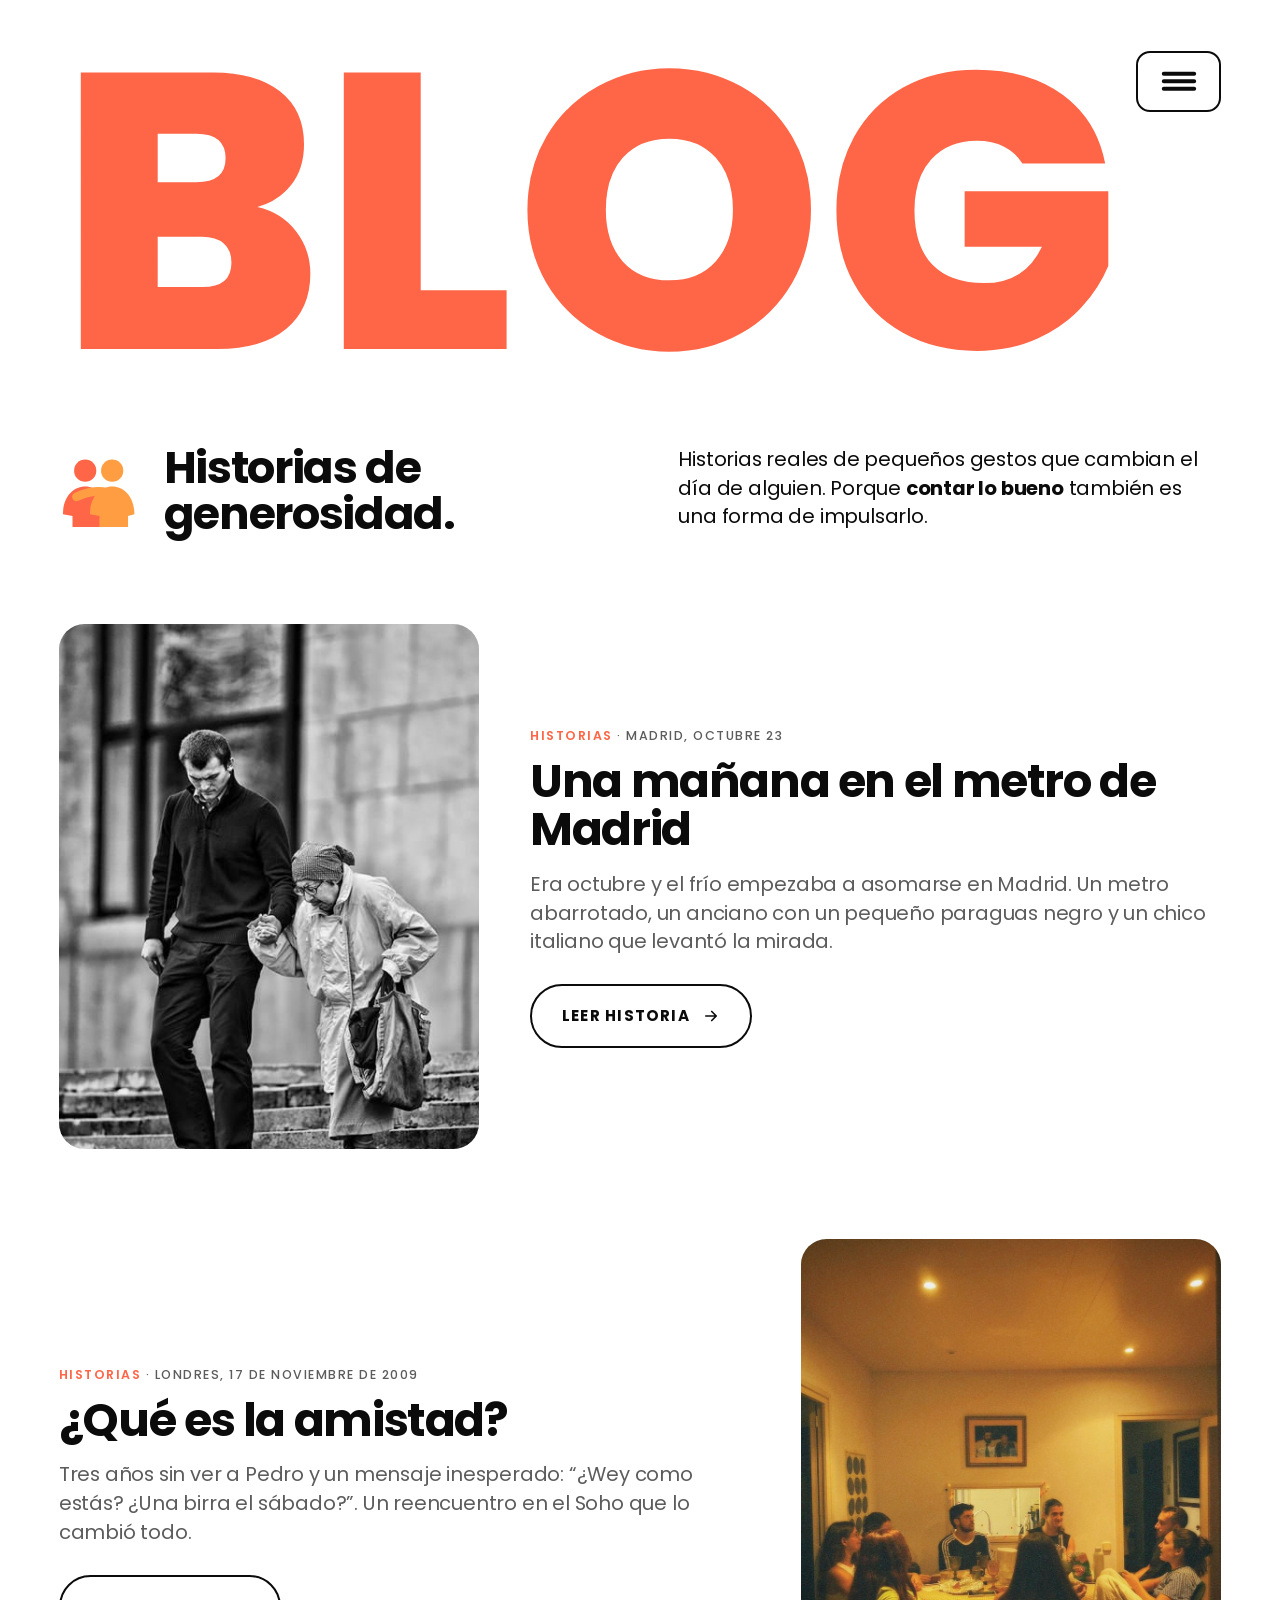
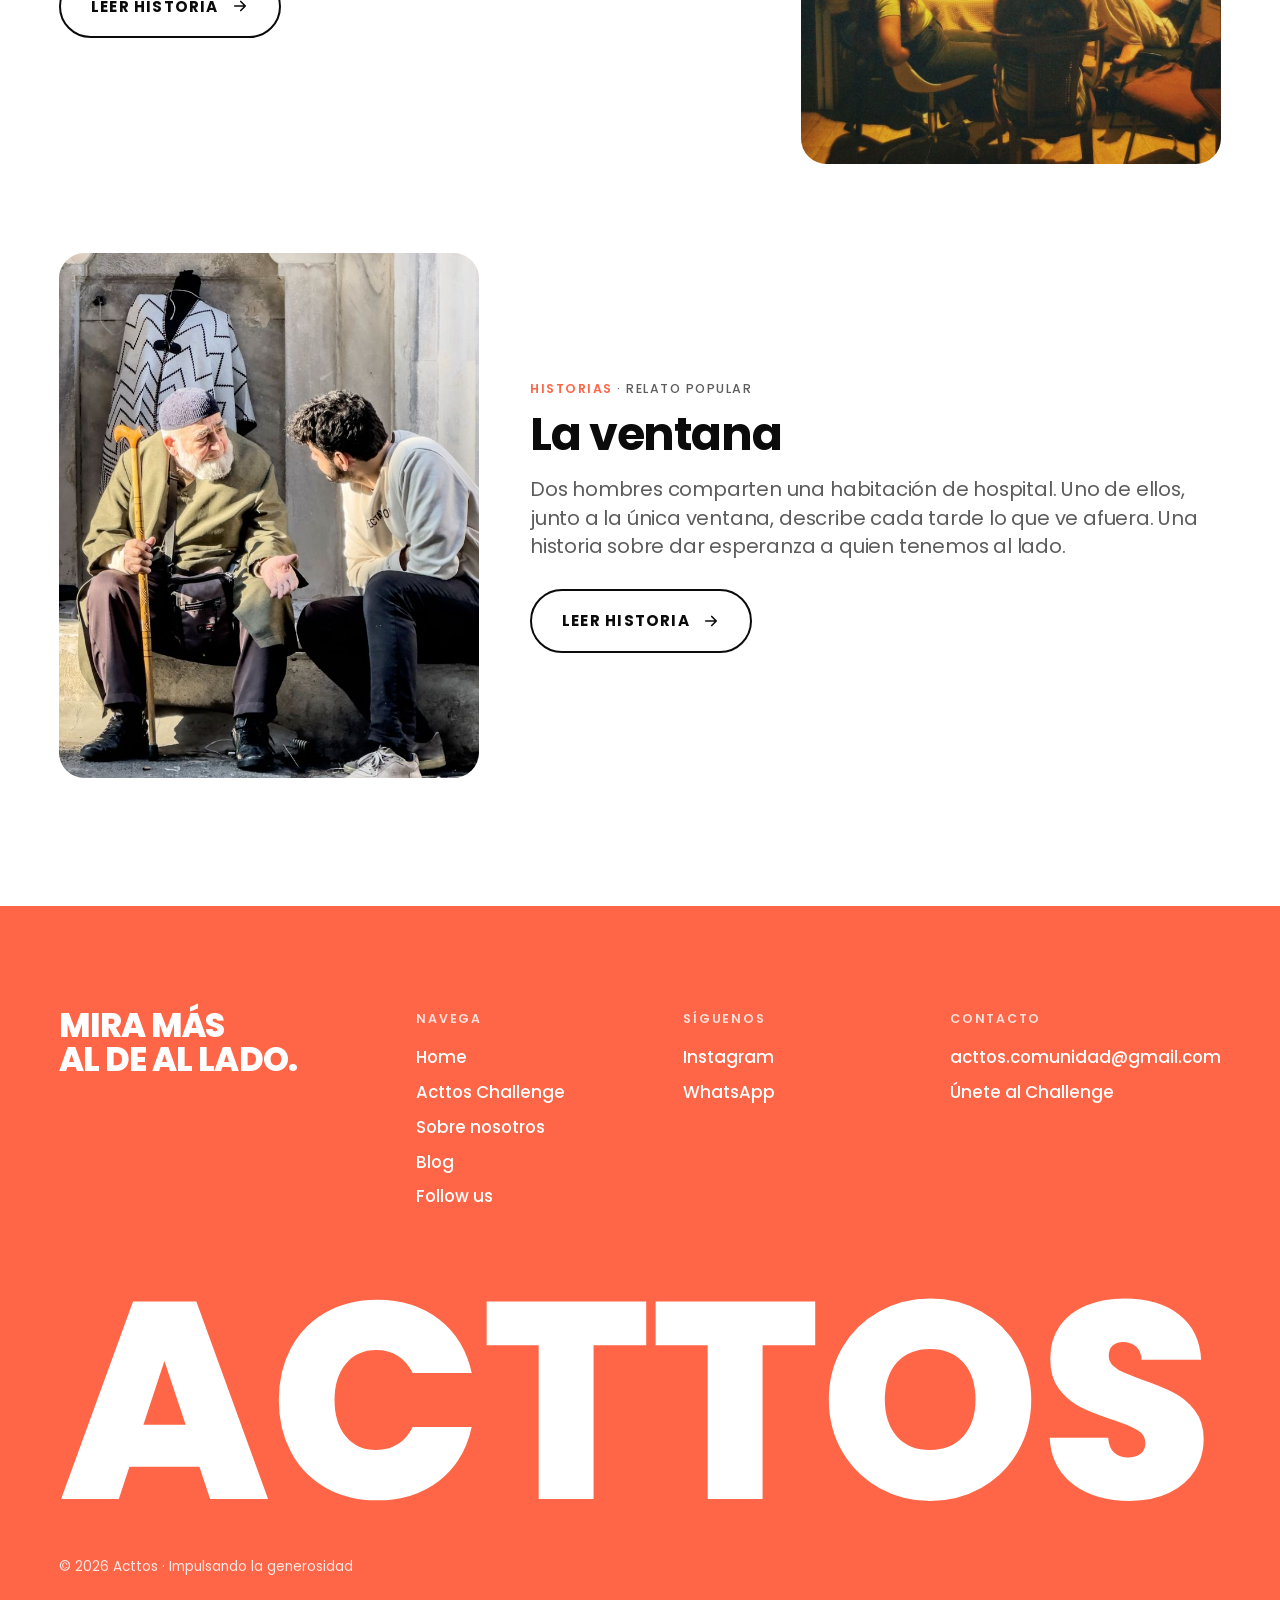
<file: blog.html>
<!DOCTYPE html>
<html lang="es" class="no-js">
<head>
<meta charset="utf-8">
<meta name="viewport" content="width=device-width, initial-scale=1">
<title>Blog — Acttos</title>
<meta name="description" content="Historias reales de generosidad: pequeños gestos que cambian el día de alguien.">
<meta property="og:title" content="Blog — Acttos">
<meta property="og:description" content="Historias reales de generosidad: pequeños gestos que cambian el día de alguien.">
<meta property="og:image" content="assets/img/foto-paraguas.jpg">
<meta name="theme-color" content="#ff6647">
<link rel="icon" href="assets/img/icono.svg" type="image/svg+xml">
<link rel="preconnect" href="https://fonts.googleapis.com">
<link rel="preconnect" href="https://fonts.gstatic.com" crossorigin>
<link href="https://fonts.googleapis.com/css2?family=Poppins:ital,wght@0,300;0,400;0,500;0,600;0,700;0,800;1,300;1,400&display=swap" rel="stylesheet">
<link rel="stylesheet" href="css/styles.css">
</head>
<body>
<a class="skip-link" href="#main">Saltar al contenido</a>
<header class="wrap page-hero">
  <h1 class="wordmark"><span class="wordmark__inner">BLOG</span></h1>
  <div class="split hero__intro">
    <div class="tagline">
      <span class="tagline__icon"><svg class="duo" viewBox="0 0 100 92" aria-hidden="true"><path class="duo__a" d="M5 76C5 55 17 41 33 41s28 14 28 35l-8 2v14H17V78z"/><circle class="duo__a" cx="33" cy="21" r="14"/><path class="duo__b" d="M39 76c0-21 12-35 28-35s28 14 28 35l-8 2v14H51V78z"/><circle class="duo__b" cx="67" cy="21" r="14"/><path class="duo__arm" d="M70 52C58 45 40 45 22 54"/></svg></span>
      <p class="tagline__text tagline__text--sentence">Historias de<br>generosidad.</p>
    </div>
    <p class="lead split__right">Historias reales de pequeños gestos que cambian el día de alguien. Porque <strong>contar lo bueno</strong> también es una forma de impulsarlo.</p>
  </div>
</header>
<main id="main">
  <section class="wrap blog-list">
    <a class="post-featured reveal " href="historia-metro-madrid.html">
      <div class="card__media"><img src="assets/img/foto-escaleras.jpg" alt="" loading="lazy" style="object-position:50% 35%"><span class="card__arrow"><svg viewBox="0 0 24 24" fill="none" stroke="currentColor" stroke-width="2.2" stroke-linecap="round" stroke-linejoin="round" aria-hidden="true"><path d="M5 12h14M13 6l6 6-6 6"/></svg></span></div>
      <div>
        <p class="meta">Historias <span>· Madrid, Octubre 23</span></p>
        <h2>Una mañana en el metro de Madrid</h2>
        <p class="lead muted">Era octubre y el frío empezaba a asomarse en Madrid. Un metro abarrotado, un anciano con un pequeño paraguas negro y un chico italiano que levantó la mirada.</p>
        <span class="btn btn--ghost" style="margin-top:28px">Leer historia <svg viewBox="0 0 24 24" fill="none" stroke="currentColor" stroke-width="2.2" stroke-linecap="round" stroke-linejoin="round" aria-hidden="true"><path d="M5 12h14M13 6l6 6-6 6"/></svg></span>
      </div>
    </a>
    <a class="post-featured reveal post-featured--reverse" href="historia-que-es-la-amistad.html">
      <div class="card__media"><img src="assets/img/foto-cena.jpg" alt="" loading="lazy" style="object-position:50% 60%"><span class="card__arrow"><svg viewBox="0 0 24 24" fill="none" stroke="currentColor" stroke-width="2.2" stroke-linecap="round" stroke-linejoin="round" aria-hidden="true"><path d="M5 12h14M13 6l6 6-6 6"/></svg></span></div>
      <div>
        <p class="meta">Historias <span>· Londres, 17 de Noviembre de 2009</span></p>
        <h2>¿Qué es la amistad?</h2>
        <p class="lead muted">Tres años sin ver a Pedro y un mensaje inesperado: “¿Wey como estás? ¿Una birra el sábado?”. Un reencuentro en el Soho que lo cambió todo.</p>
        <span class="btn btn--ghost" style="margin-top:28px">Leer historia <svg viewBox="0 0 24 24" fill="none" stroke="currentColor" stroke-width="2.2" stroke-linecap="round" stroke-linejoin="round" aria-hidden="true"><path d="M5 12h14M13 6l6 6-6 6"/></svg></span>
      </div>
    </a>
    <a class="post-featured reveal " href="historia-la-ventana.html">
      <div class="card__media"><img src="assets/img/foto-escuchar.jpg" alt="" loading="lazy" style="object-position:50% 40%"><span class="card__arrow"><svg viewBox="0 0 24 24" fill="none" stroke="currentColor" stroke-width="2.2" stroke-linecap="round" stroke-linejoin="round" aria-hidden="true"><path d="M5 12h14M13 6l6 6-6 6"/></svg></span></div>
      <div>
        <p class="meta">Historias <span>· Relato popular</span></p>
        <h2>La ventana</h2>
        <p class="lead muted">Dos hombres comparten una habitación de hospital. Uno de ellos, junto a la única ventana, describe cada tarde lo que ve afuera. Una historia sobre dar esperanza a quien tenemos al lado.</p>
        <span class="btn btn--ghost" style="margin-top:28px">Leer historia <svg viewBox="0 0 24 24" fill="none" stroke="currentColor" stroke-width="2.2" stroke-linecap="round" stroke-linejoin="round" aria-hidden="true"><path d="M5 12h14M13 6l6 6-6 6"/></svg></span>
      </div>
    </a>
  </section>
</main>
<button class="menu-btn" type="button" aria-label="Abrir menú" aria-controls="pill-links" aria-expanded="false">
  <svg viewBox="0 0 32 24" fill="none" stroke="currentColor" stroke-width="2" stroke-linecap="round" aria-hidden="true"><path d="M7 7.5h18M7 12h18M7 16.5h18"/></svg>
</button>
<nav class="pill" aria-label="Navegación principal">
  <div class="pill__top">
    <span class="pill__icon"><svg class="duo" viewBox="0 0 100 92" aria-hidden="true"><path class="duo__a" d="M5 76C5 55 17 41 33 41s28 14 28 35l-8 2v14H17V78z"/><circle class="duo__a" cx="33" cy="21" r="14"/><path class="duo__b" d="M39 76c0-21 12-35 28-35s28 14 28 35l-8 2v14H51V78z"/><circle class="duo__b" cx="67" cy="21" r="14"/><path class="duo__arm" d="M70 52C58 45 40 45 22 54"/></svg></span>
    <button class="pill__word" type="button" aria-controls="pill-links">ACTTOS</button>
    <button class="pill__toggle" type="button" aria-expanded="true" aria-controls="pill-links" aria-label="Cerrar menú">
      <svg viewBox="0 0 24 24" fill="none" stroke="currentColor" stroke-width="2" stroke-linecap="round" aria-hidden="true"><path d="M5 5l14 14M19 5L5 19"/></svg>
    </button>
  </div>
  <ul class="pill__links" id="pill-links">
    <li><a href="index.html">Home</a></li>
    <li><a href="acttos-challenge.html">Acttos Challenge</a></li>
    <li><a href="sobre-nosotros.html">Sobre nosotros</a></li>
    <li><a href="blog.html" aria-current="page">Blog</a></li>
    <li><a href="follow-us.html">Follow us</a></li>
  </ul>
</nav>
<footer class="footer">
  <div class="wrap">
    <div class="footer__grid">
      <p class="footer__claim">Mira más<br>al de al lado.</p>
      <div>
        <h4>Navega</h4>
        <ul>
          <li><a href="index.html">Home</a></li>
          <li><a href="acttos-challenge.html">Acttos Challenge</a></li>
          <li><a href="sobre-nosotros.html">Sobre nosotros</a></li>
          <li><a href="blog.html">Blog</a></li>
          <li><a href="follow-us.html">Follow us</a></li>
        </ul>
      </div>
      <div>
        <h4>Síguenos</h4>
        <ul>
          <li><a href="https://www.instagram.com/actt0s/" target="_blank" rel="noopener">Instagram</a></li>
          <li><a href="https://chat.whatsapp.com/G6Ta26hi5Rr66h0qzctijn" target="_blank" rel="noopener">WhatsApp</a></li>
        </ul>
      </div>
      <div>
        <h4>Contacto</h4>
        <ul>
          <li><a href="mailto:acttos.comunidad@gmail.com">acttos.comunidad@gmail.com</a></li>
          <li><a href="acttos-challenge.html#unete">Únete al Challenge</a></li>
        </ul>
      </div>
    </div>
    <p class="wordmark" aria-hidden="true"><span class="wordmark__inner">ACTTOS</span></p>
    <div class="footer__legal">
      <span>© <span data-year>2026</span> Acttos · Impulsando la generosidad</span>
    </div>
  </div>
</footer>
<script src="js/main.js"></script>
</body>
</html>
</file>
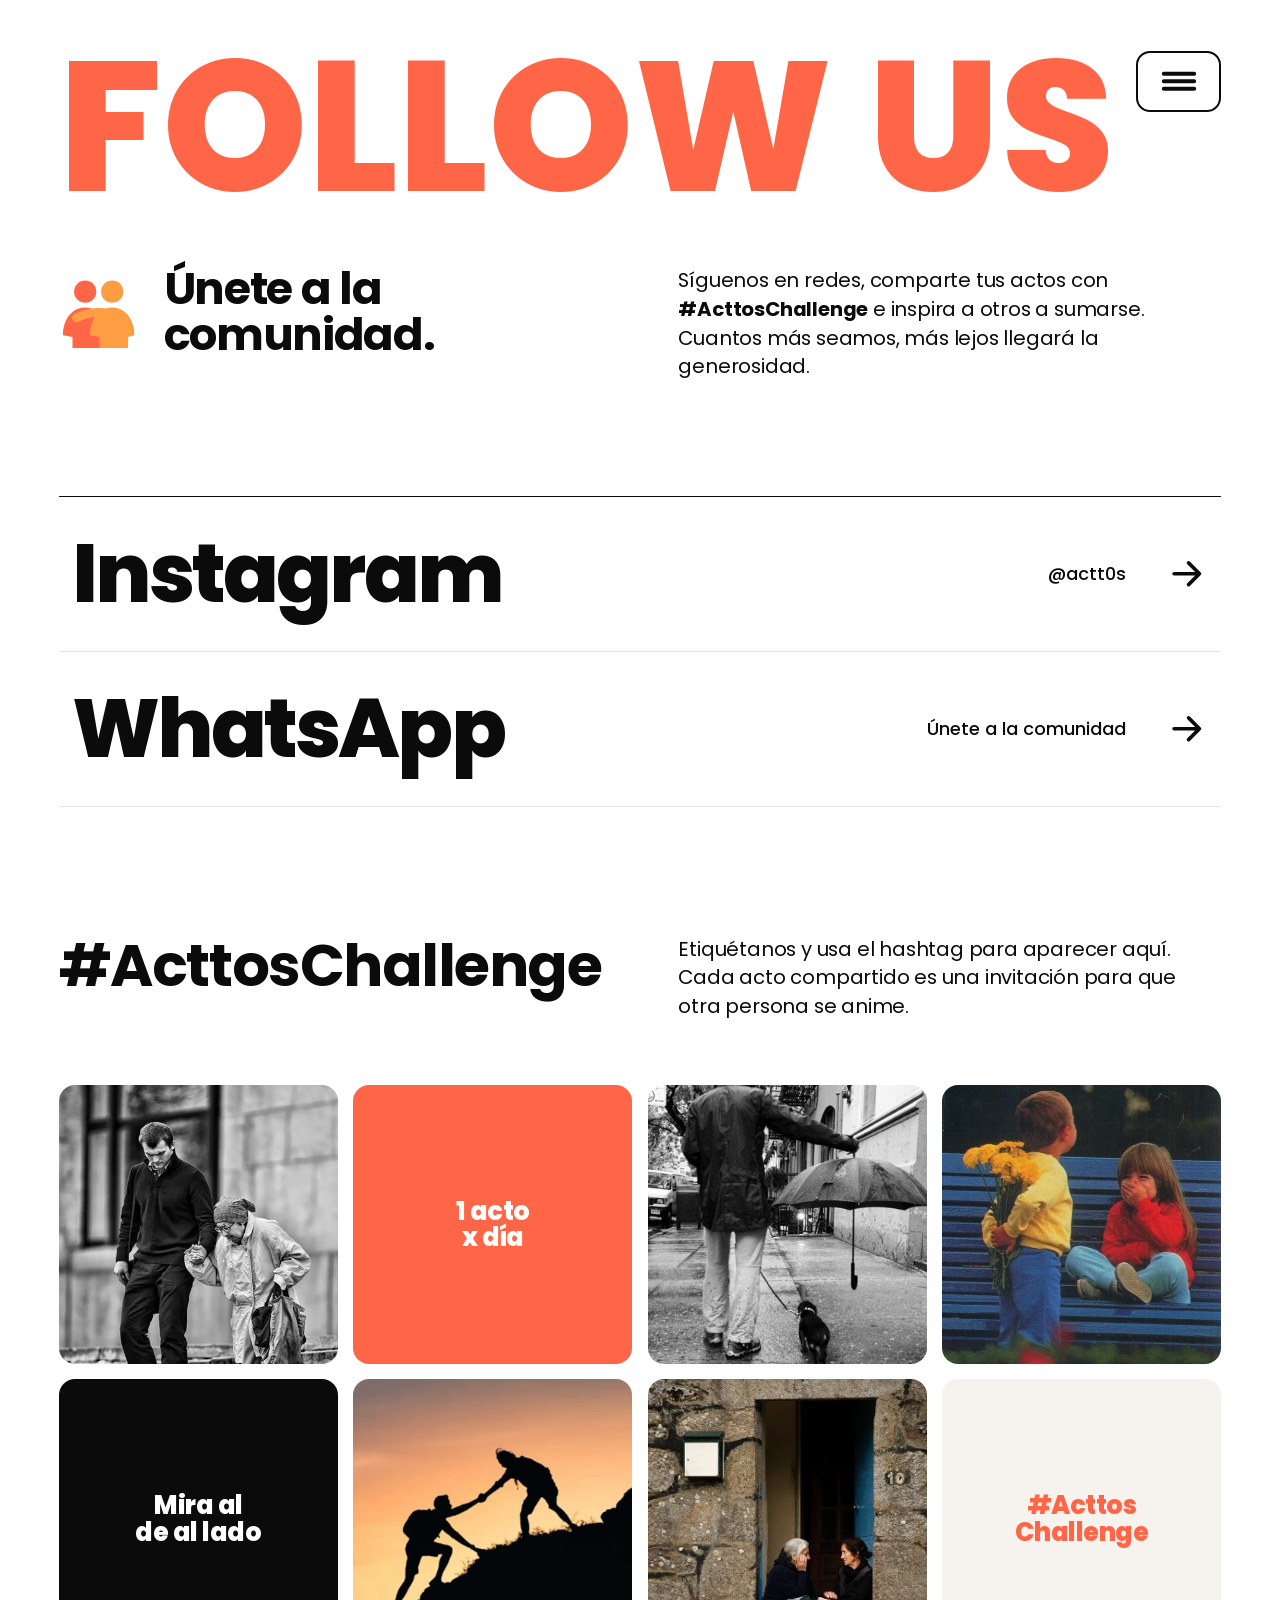
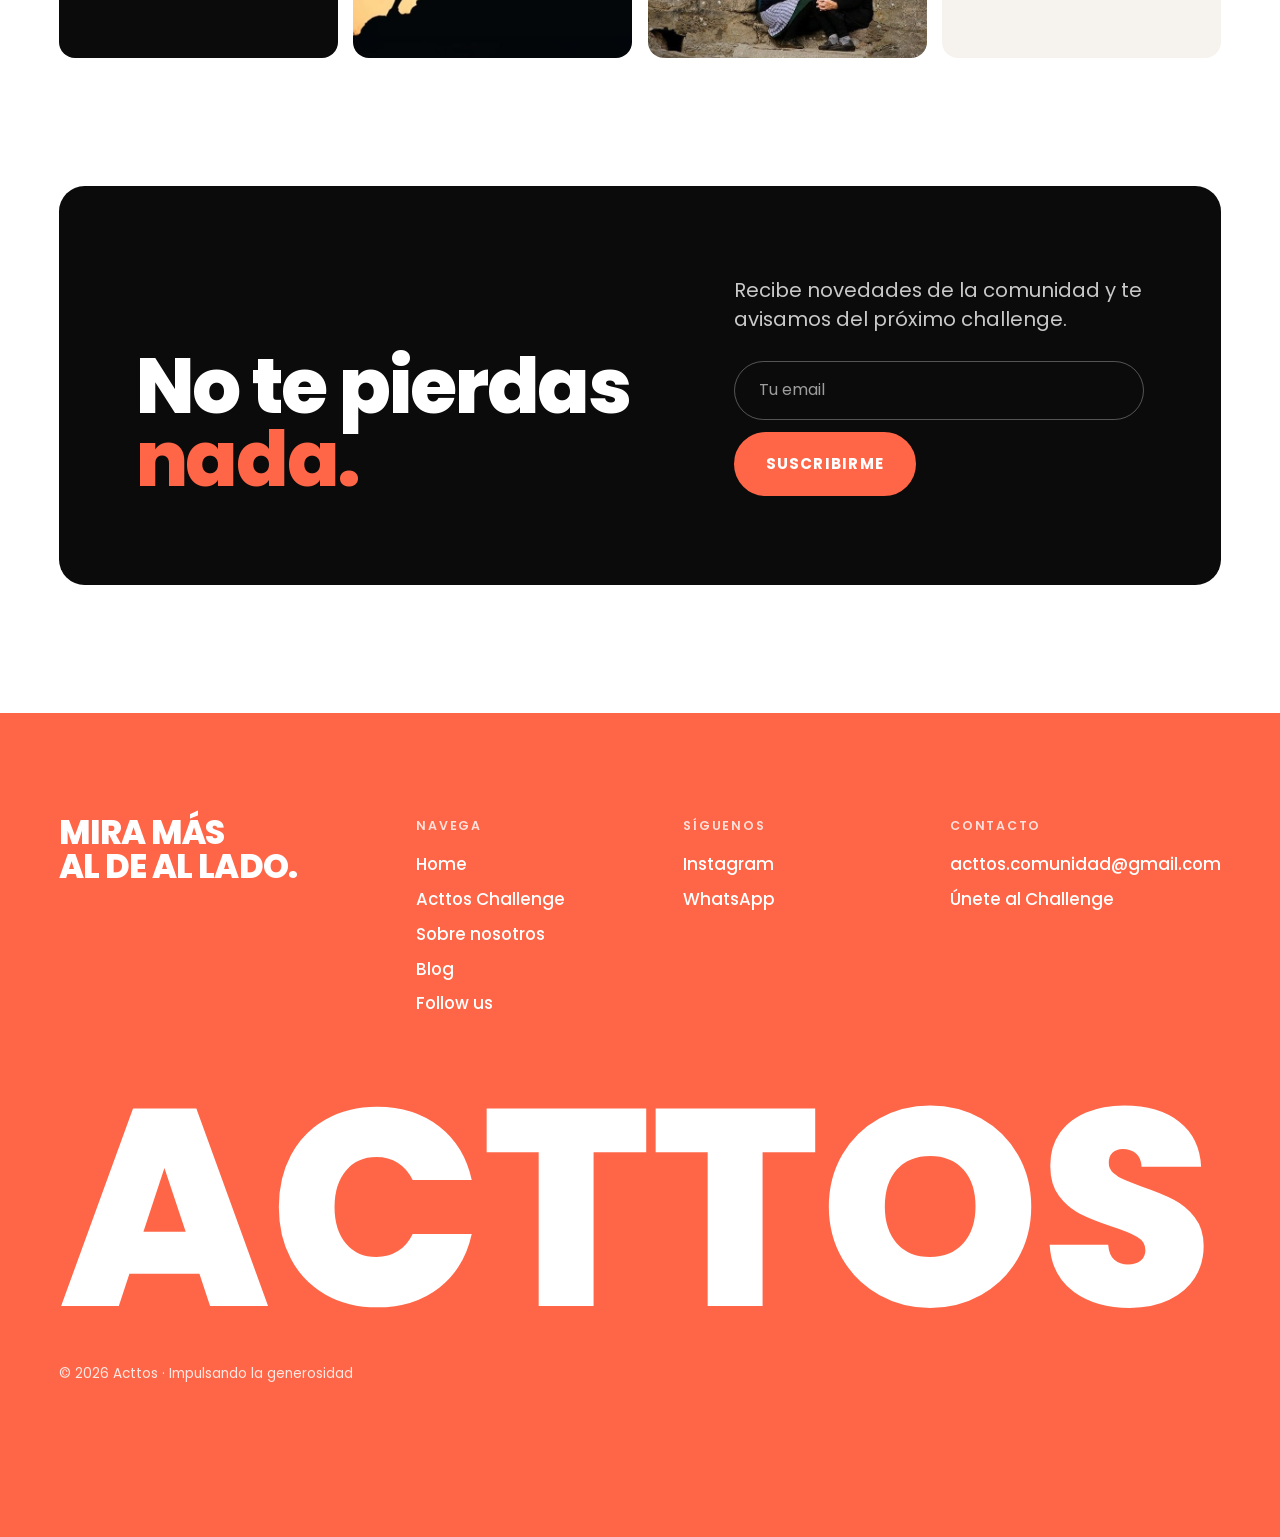
<file: follow-us.html>
<!DOCTYPE html>
<html lang="es" class="no-js">
<head>
<meta charset="utf-8">
<meta name="viewport" content="width=device-width, initial-scale=1">
<title>Follow us — Acttos</title>
<meta name="description" content="Sigue a Acttos en redes sociales y únete a la comunidad. Comparte tus actos con #ActtosChallenge.">
<meta property="og:title" content="Follow us — Acttos">
<meta property="og:description" content="Sigue a Acttos en redes sociales y únete a la comunidad. Comparte tus actos con #ActtosChallenge.">
<meta property="og:image" content="assets/img/foto-paraguas.jpg">
<meta name="theme-color" content="#ff6647">
<link rel="icon" href="assets/img/icono.svg" type="image/svg+xml">
<link rel="preconnect" href="https://fonts.googleapis.com">
<link rel="preconnect" href="https://fonts.gstatic.com" crossorigin>
<link href="https://fonts.googleapis.com/css2?family=Poppins:ital,wght@0,300;0,400;0,500;0,600;0,700;0,800;1,300;1,400&display=swap" rel="stylesheet">
<link rel="stylesheet" href="css/styles.css">
</head>
<body>
<a class="skip-link" href="#main">Saltar al contenido</a>
<header class="wrap page-hero">
  <h1 class="wordmark"><span class="wordmark__inner">FOLLOW US</span></h1>
  <div class="split hero__intro">
    <div class="tagline">
      <span class="tagline__icon"><svg class="duo" viewBox="0 0 100 92" aria-hidden="true"><path class="duo__a" d="M5 76C5 55 17 41 33 41s28 14 28 35l-8 2v14H17V78z"/><circle class="duo__a" cx="33" cy="21" r="14"/><path class="duo__b" d="M39 76c0-21 12-35 28-35s28 14 28 35l-8 2v14H51V78z"/><circle class="duo__b" cx="67" cy="21" r="14"/><path class="duo__arm" d="M70 52C58 45 40 45 22 54"/></svg></span>
      <p class="tagline__text tagline__text--sentence">Únete a la<br>comunidad.</p>
    </div>
    <p class="lead split__right">Síguenos en redes, comparte tus actos con <strong>#ActtosChallenge</strong> e inspira a otros a sumarse. Cuantos más seamos, más lejos llegará la generosidad.</p>
  </div>
</header>
<main id="main">
  <section class="wrap">
    <ul class="socials">
      <li><a href="https://www.instagram.com/actt0s/" target="_blank" rel="noopener"><span class="socials__name">Instagram</span><span class="socials__handle">@actt0s</span><svg class="socials__arrow" viewBox="0 0 24 24" fill="none" stroke="currentColor" stroke-width="2" stroke-linecap="round" stroke-linejoin="round" aria-hidden="true"><path d="M5 12h14M13 6l6 6-6 6"/></svg></a></li>
      <li><a href="https://chat.whatsapp.com/G6Ta26hi5Rr66h0qzctijn" target="_blank" rel="noopener"><span class="socials__name">WhatsApp</span><span class="socials__handle">Únete a la comunidad</span><svg class="socials__arrow" viewBox="0 0 24 24" fill="none" stroke="currentColor" stroke-width="2" stroke-linecap="round" stroke-linejoin="round" aria-hidden="true"><path d="M5 12h14M13 6l6 6-6 6"/></svg></a></li>
    </ul>
  </section>

  <section class="section">
    <div class="wrap">
      <div class="split reveal">
        <h2 class="h2">#ActtosChallenge</h2>
        <p class="lead split__right">Etiquétanos y usa el hashtag para aparecer aquí. Cada acto compartido es una invitación para que otra persona se anime.</p>
      </div>
      <div class="gallery">
        <div class="reveal"><img src="assets/img/foto-escaleras.jpg" alt="Un joven ayuda a una mujer mayor a bajar unas escaleras" loading="lazy" style="object-position:50% 40%"></div>
        <div class="tile reveal" style="background:var(--coral);color:#fff">1 acto<br>x día</div>
        <div class="reveal"><img src="assets/img/foto-paraguas-perro.jpg" alt="Una persona camina bajo la lluvia sosteniendo el paraguas sobre su perro" loading="lazy" style="object-position:50% 50%"></div>
        <div class="reveal"><img src="assets/img/foto-ninos-flores.jpg" alt="Un niño esconde un ramo de flores para regalárselo a una niña sentada en un banco" loading="lazy"></div>
        <div class="tile reveal" style="background:var(--ink);color:#fff">Mira al<br>de al lado</div>
        <div class="reveal"><img src="assets/img/foto-montana.jpg" alt="Una persona ayuda a otra a subir una montaña al atardecer" loading="lazy" style="object-position:50% 50%"></div>
        <div class="reveal"><img src="assets/img/foto-vecinas.jpg" alt="Dos mujeres mayores conversan sentadas en el umbral de una puerta" loading="lazy" style="object-position:50% 72%"></div>
        <div class="tile reveal" style="background:var(--sand);color:var(--coral)">#Acttos<br>Challenge</div>
      </div>
    </div>
  </section>

  <section class="wrap">
    <div class="cta reveal">
      <h2 class="cta__title">No te pierdas<br><span>nada.</span></h2>
      <div>
        <p>Recibe novedades de la comunidad y te avisamos del próximo challenge.</p>
        <form class="newsletter" onsubmit="event.preventDefault(); this.innerHTML='<p style=&quot;margin:0;color:#fff;font-weight:600&quot;>¡Gracias! Te escribiremos pronto.</p>';">
          <label class="sr-only" for="nl-email">Tu email</label>
          <input id="nl-email" type="email" placeholder="Tu email" autocomplete="email" required>
          <button class="btn btn--coral" type="submit">Suscribirme</button>
        </form>
      </div>
    </div>
  </section>
</main>
<button class="menu-btn" type="button" aria-label="Abrir menú" aria-controls="pill-links" aria-expanded="false">
  <svg viewBox="0 0 32 24" fill="none" stroke="currentColor" stroke-width="2" stroke-linecap="round" aria-hidden="true"><path d="M7 7.5h18M7 12h18M7 16.5h18"/></svg>
</button>
<nav class="pill" aria-label="Navegación principal">
  <div class="pill__top">
    <span class="pill__icon"><svg class="duo" viewBox="0 0 100 92" aria-hidden="true"><path class="duo__a" d="M5 76C5 55 17 41 33 41s28 14 28 35l-8 2v14H17V78z"/><circle class="duo__a" cx="33" cy="21" r="14"/><path class="duo__b" d="M39 76c0-21 12-35 28-35s28 14 28 35l-8 2v14H51V78z"/><circle class="duo__b" cx="67" cy="21" r="14"/><path class="duo__arm" d="M70 52C58 45 40 45 22 54"/></svg></span>
    <button class="pill__word" type="button" aria-controls="pill-links">ACTTOS</button>
    <button class="pill__toggle" type="button" aria-expanded="true" aria-controls="pill-links" aria-label="Cerrar menú">
      <svg viewBox="0 0 24 24" fill="none" stroke="currentColor" stroke-width="2" stroke-linecap="round" aria-hidden="true"><path d="M5 5l14 14M19 5L5 19"/></svg>
    </button>
  </div>
  <ul class="pill__links" id="pill-links">
    <li><a href="index.html">Home</a></li>
    <li><a href="acttos-challenge.html">Acttos Challenge</a></li>
    <li><a href="sobre-nosotros.html">Sobre nosotros</a></li>
    <li><a href="blog.html">Blog</a></li>
    <li><a href="follow-us.html" aria-current="page">Follow us</a></li>
  </ul>
</nav>
<footer class="footer">
  <div class="wrap">
    <div class="footer__grid">
      <p class="footer__claim">Mira más<br>al de al lado.</p>
      <div>
        <h4>Navega</h4>
        <ul>
          <li><a href="index.html">Home</a></li>
          <li><a href="acttos-challenge.html">Acttos Challenge</a></li>
          <li><a href="sobre-nosotros.html">Sobre nosotros</a></li>
          <li><a href="blog.html">Blog</a></li>
          <li><a href="follow-us.html">Follow us</a></li>
        </ul>
      </div>
      <div>
        <h4>Síguenos</h4>
        <ul>
          <li><a href="https://www.instagram.com/actt0s/" target="_blank" rel="noopener">Instagram</a></li>
          <li><a href="https://chat.whatsapp.com/G6Ta26hi5Rr66h0qzctijn" target="_blank" rel="noopener">WhatsApp</a></li>
        </ul>
      </div>
      <div>
        <h4>Contacto</h4>
        <ul>
          <li><a href="mailto:acttos.comunidad@gmail.com">acttos.comunidad@gmail.com</a></li>
          <li><a href="acttos-challenge.html#unete">Únete al Challenge</a></li>
        </ul>
      </div>
    </div>
    <p class="wordmark" aria-hidden="true"><span class="wordmark__inner">ACTTOS</span></p>
    <div class="footer__legal">
      <span>© <span data-year>2026</span> Acttos · Impulsando la generosidad</span>
    </div>
  </div>
</footer>
<script src="js/main.js"></script>
</body>
</html>
</file>
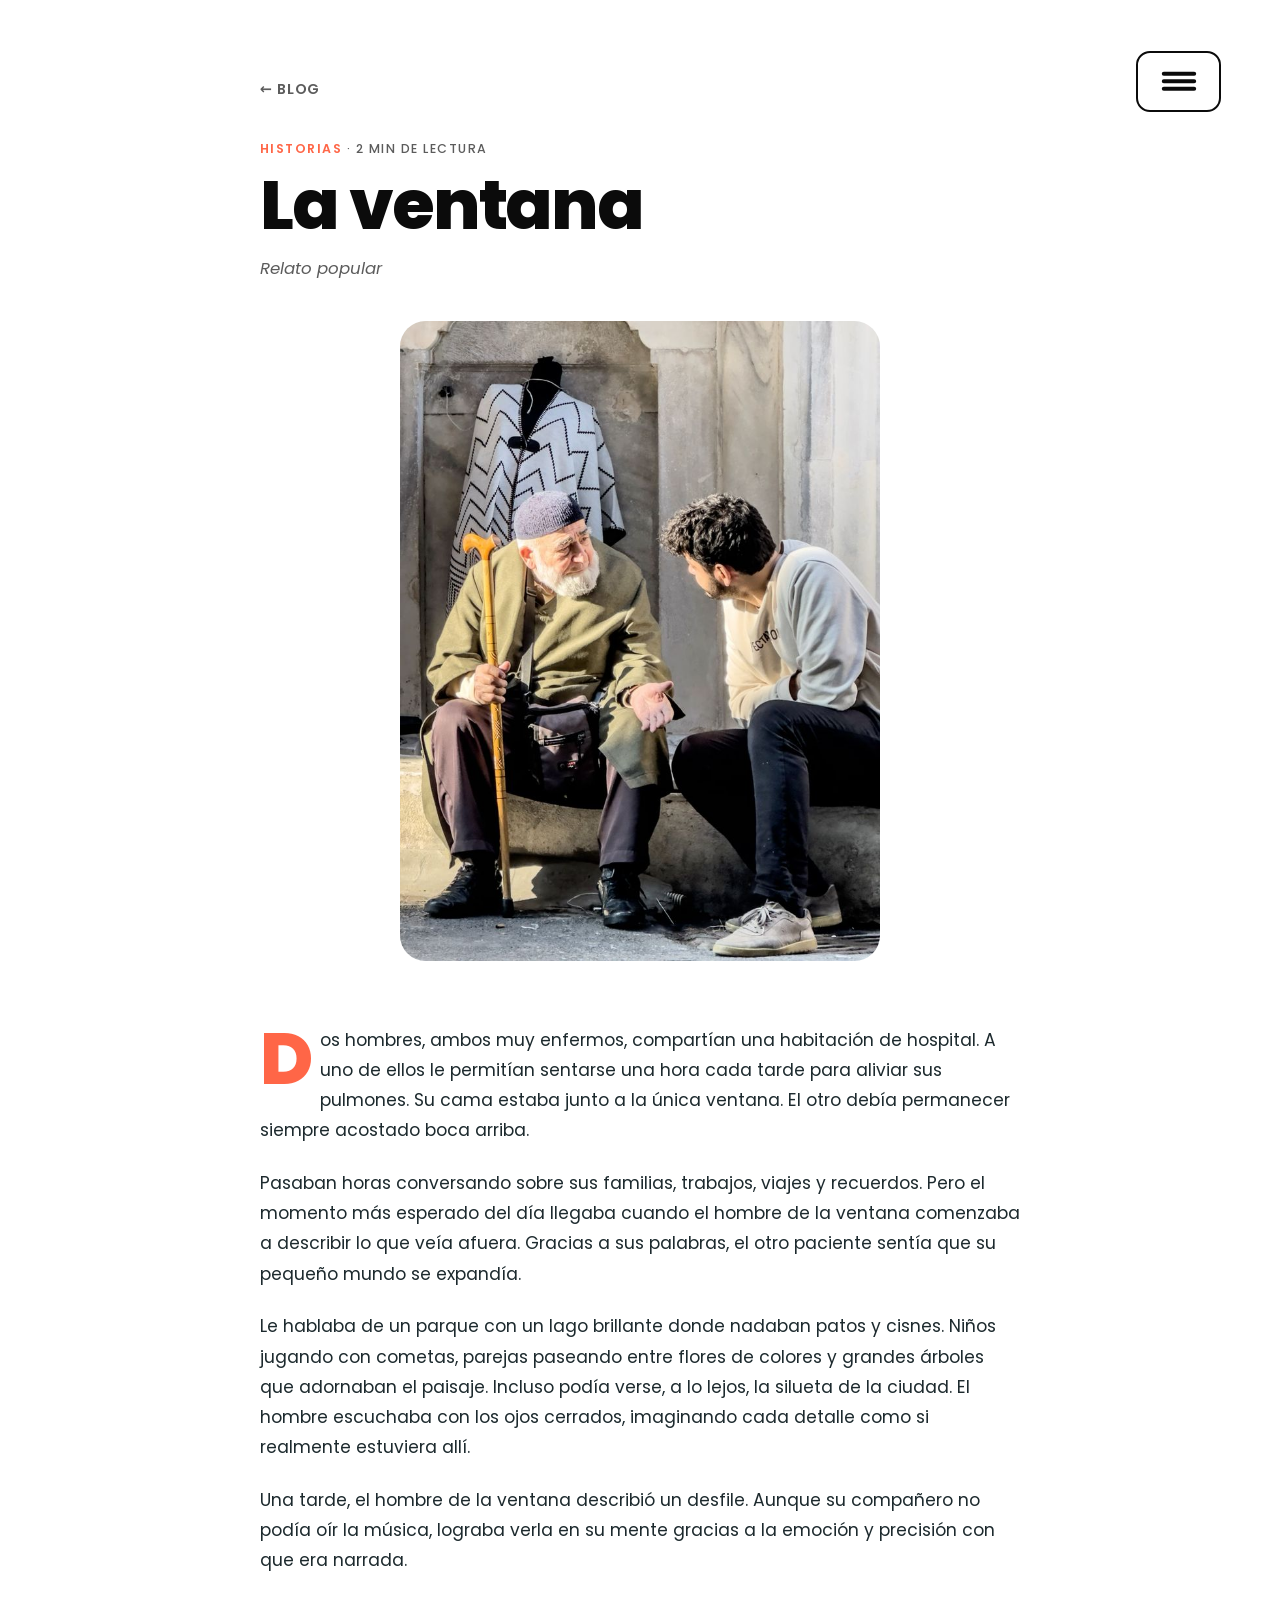
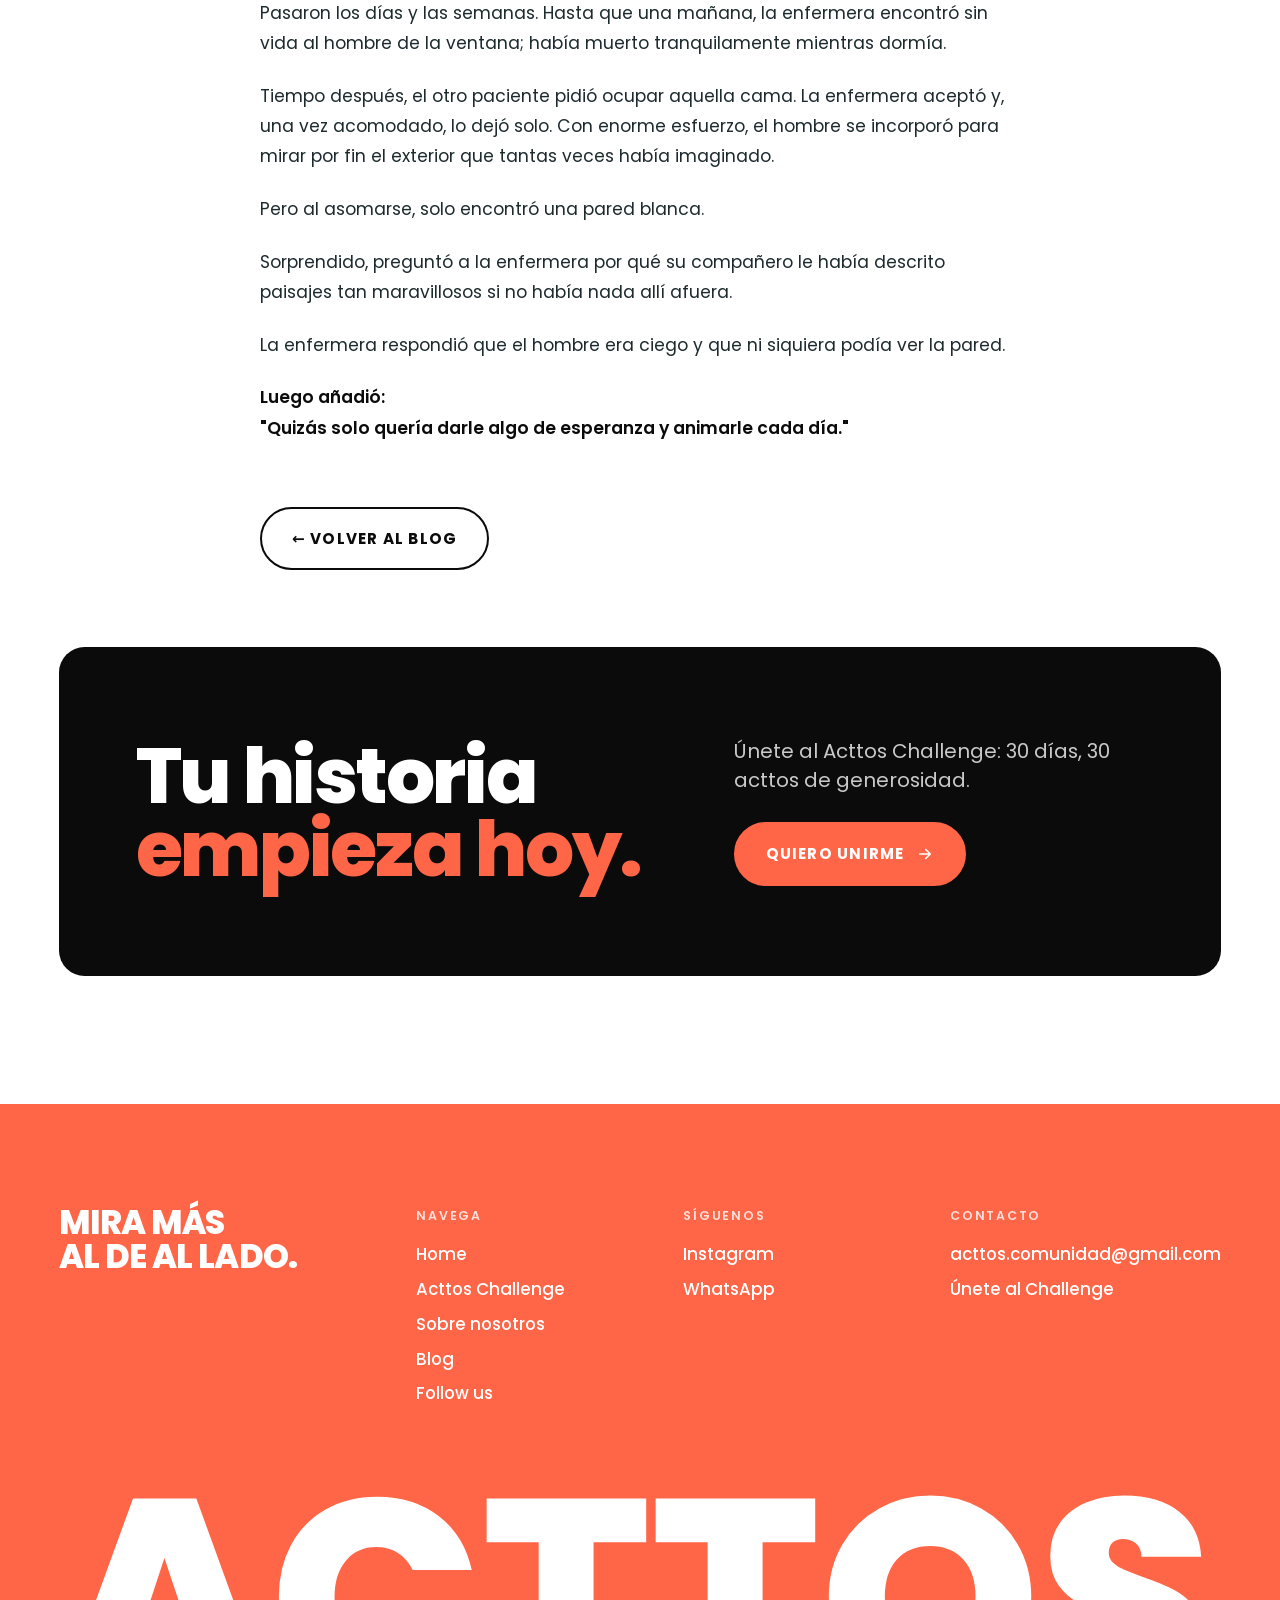
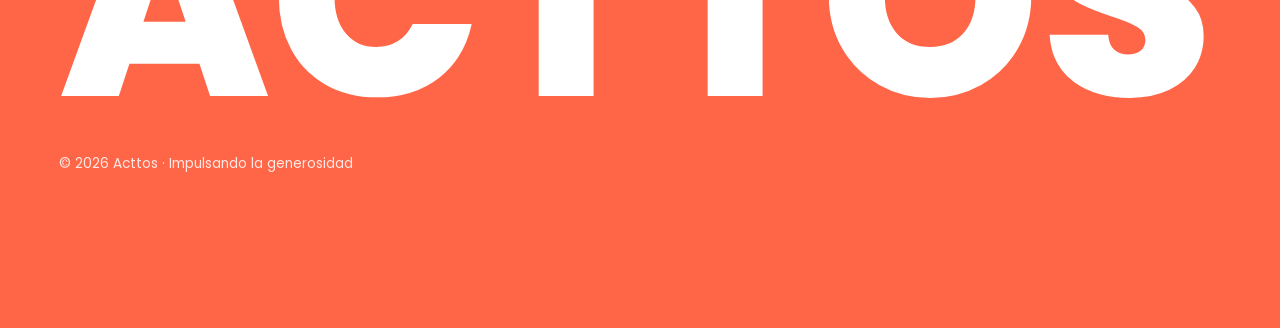
<file: historia-la-ventana.html>
<!DOCTYPE html>
<html lang="es" class="no-js">
<head>
<meta charset="utf-8">
<meta name="viewport" content="width=device-width, initial-scale=1">
<title>La ventana — Blog Acttos</title>
<meta name="description" content="Dos hombres comparten una habitación de hospital. Uno de ellos, junto a la única ventana, describe cada tarde lo que ve afuera. Una historia sobre dar esperanza a quien tenemos al lado.">
<meta property="og:title" content="La ventana — Blog Acttos">
<meta property="og:description" content="Dos hombres comparten una habitación de hospital. Uno de ellos, junto a la única ventana, describe cada tarde lo que ve afuera. Una historia sobre dar esperanza a quien tenemos al lado.">
<meta property="og:image" content="assets/img/foto-paraguas.jpg">
<meta name="theme-color" content="#ff6647">
<link rel="icon" href="assets/img/icono.svg" type="image/svg+xml">
<link rel="preconnect" href="https://fonts.googleapis.com">
<link rel="preconnect" href="https://fonts.gstatic.com" crossorigin>
<link href="https://fonts.googleapis.com/css2?family=Poppins:ital,wght@0,300;0,400;0,500;0,600;0,700;0,800;1,300;1,400&display=swap" rel="stylesheet">
<link rel="stylesheet" href="css/styles.css">
</head>
<body>
<a class="skip-link" href="#main">Saltar al contenido</a>
<header class="art-head">
  <div class="art-col">
    <a class="art-back" href="blog.html">← Blog</a>
    <p class="meta">Historias <span>· 2 min de lectura</span></p>
    <h1 class="art-title">La ventana</h1>
    <p class="art-place">Relato popular</p>
  </div>
</header>

<main id="main">
  <figure class="art-cover wrap">
    <img src="assets/img/foto-escuchar.jpg" alt="Un joven escucha con atención a un hombre mayor sentado en un escalón" style="object-position:50% 40%">
  </figure>

  <article class="art-col art-body">
    <p>Dos hombres, ambos muy enfermos, compartían una habitación de hospital. A uno de ellos le permitían sentarse una hora cada tarde para aliviar sus pulmones. Su cama estaba junto a la única ventana. El otro debía permanecer siempre acostado boca arriba.</p>
    <p>Pasaban horas conversando sobre sus familias, trabajos, viajes y recuerdos. Pero el momento más esperado del día llegaba cuando el hombre de la ventana comenzaba a describir lo que veía afuera. Gracias a sus palabras, el otro paciente sentía que su pequeño mundo se expandía.</p>
    <p>Le hablaba de un parque con un lago brillante donde nadaban patos y cisnes. Niños jugando con cometas, parejas paseando entre flores de colores y grandes árboles que adornaban el paisaje. Incluso podía verse, a lo lejos, la silueta de la ciudad. El hombre escuchaba con los ojos cerrados, imaginando cada detalle como si realmente estuviera allí.</p>
    <p>Una tarde, el hombre de la ventana describió un desfile. Aunque su compañero no podía oír la música, lograba verla en su mente gracias a la emoción y precisión con que era narrada.</p>
    <p>Pasaron los días y las semanas. Hasta que una mañana, la enfermera encontró sin vida al hombre de la ventana; había muerto tranquilamente mientras dormía.</p>
    <p>Tiempo después, el otro paciente pidió ocupar aquella cama. La enfermera aceptó y, una vez acomodado, lo dejó solo. Con enorme esfuerzo, el hombre se incorporó para mirar por fin el exterior que tantas veces había imaginado.</p>
    <p>Pero al asomarse, solo encontró una pared blanca.</p>
    <p>Sorprendido, preguntó a la enfermera por qué su compañero le había descrito paisajes tan maravillosos si no había nada allí afuera.</p>
    <p>La enfermera respondió que el hombre era ciego y que ni siquiera podía ver la pared.</p>
    <p>Luego añadió:<br>"Quizás solo quería darle algo de esperanza y animarle cada día."</p>
  </article>

  <div class="art-col art-end">
    <a class="btn btn--ghost" href="blog.html">← Volver al blog</a>
  </div>

  <section class="wrap" style="margin-top:clamp(48px,6vw,96px)">
    <div class="cta reveal">
      <h2 class="cta__title">Tu historia<br><span>empieza hoy.</span></h2>
      <div>
        <p>Únete al Acttos Challenge: 30 días, 30 acttos de generosidad.</p>
        <a class="btn btn--coral" href="acttos-challenge.html#unete">Quiero unirme <svg viewBox="0 0 24 24" fill="none" stroke="currentColor" stroke-width="2.2" stroke-linecap="round" stroke-linejoin="round" aria-hidden="true"><path d="M5 12h14M13 6l6 6-6 6"/></svg></a>
      </div>
    </div>
  </section>
</main>
<button class="menu-btn" type="button" aria-label="Abrir menú" aria-controls="pill-links" aria-expanded="false">
  <svg viewBox="0 0 32 24" fill="none" stroke="currentColor" stroke-width="2" stroke-linecap="round" aria-hidden="true"><path d="M7 7.5h18M7 12h18M7 16.5h18"/></svg>
</button>
<nav class="pill" aria-label="Navegación principal">
  <div class="pill__top">
    <span class="pill__icon"><svg class="duo" viewBox="0 0 100 92" aria-hidden="true"><path class="duo__a" d="M5 76C5 55 17 41 33 41s28 14 28 35l-8 2v14H17V78z"/><circle class="duo__a" cx="33" cy="21" r="14"/><path class="duo__b" d="M39 76c0-21 12-35 28-35s28 14 28 35l-8 2v14H51V78z"/><circle class="duo__b" cx="67" cy="21" r="14"/><path class="duo__arm" d="M70 52C58 45 40 45 22 54"/></svg></span>
    <button class="pill__word" type="button" aria-controls="pill-links">ACTTOS</button>
    <button class="pill__toggle" type="button" aria-expanded="true" aria-controls="pill-links" aria-label="Cerrar menú">
      <svg viewBox="0 0 24 24" fill="none" stroke="currentColor" stroke-width="2" stroke-linecap="round" aria-hidden="true"><path d="M5 5l14 14M19 5L5 19"/></svg>
    </button>
  </div>
  <ul class="pill__links" id="pill-links">
    <li><a href="index.html">Home</a></li>
    <li><a href="acttos-challenge.html">Acttos Challenge</a></li>
    <li><a href="sobre-nosotros.html">Sobre nosotros</a></li>
    <li><a href="blog.html" aria-current="page">Blog</a></li>
    <li><a href="follow-us.html">Follow us</a></li>
  </ul>
</nav>
<footer class="footer">
  <div class="wrap">
    <div class="footer__grid">
      <p class="footer__claim">Mira más<br>al de al lado.</p>
      <div>
        <h4>Navega</h4>
        <ul>
          <li><a href="index.html">Home</a></li>
          <li><a href="acttos-challenge.html">Acttos Challenge</a></li>
          <li><a href="sobre-nosotros.html">Sobre nosotros</a></li>
          <li><a href="blog.html">Blog</a></li>
          <li><a href="follow-us.html">Follow us</a></li>
        </ul>
      </div>
      <div>
        <h4>Síguenos</h4>
        <ul>
          <li><a href="https://www.instagram.com/actt0s/" target="_blank" rel="noopener">Instagram</a></li>
          <li><a href="https://chat.whatsapp.com/G6Ta26hi5Rr66h0qzctijn" target="_blank" rel="noopener">WhatsApp</a></li>
        </ul>
      </div>
      <div>
        <h4>Contacto</h4>
        <ul>
          <li><a href="mailto:acttos.comunidad@gmail.com">acttos.comunidad@gmail.com</a></li>
          <li><a href="acttos-challenge.html#unete">Únete al Challenge</a></li>
        </ul>
      </div>
    </div>
    <p class="wordmark" aria-hidden="true"><span class="wordmark__inner">ACTTOS</span></p>
    <div class="footer__legal">
      <span>© <span data-year>2026</span> Acttos · Impulsando la generosidad</span>
    </div>
  </div>
</footer>
<script src="js/main.js"></script>
</body>
</html>
</file>
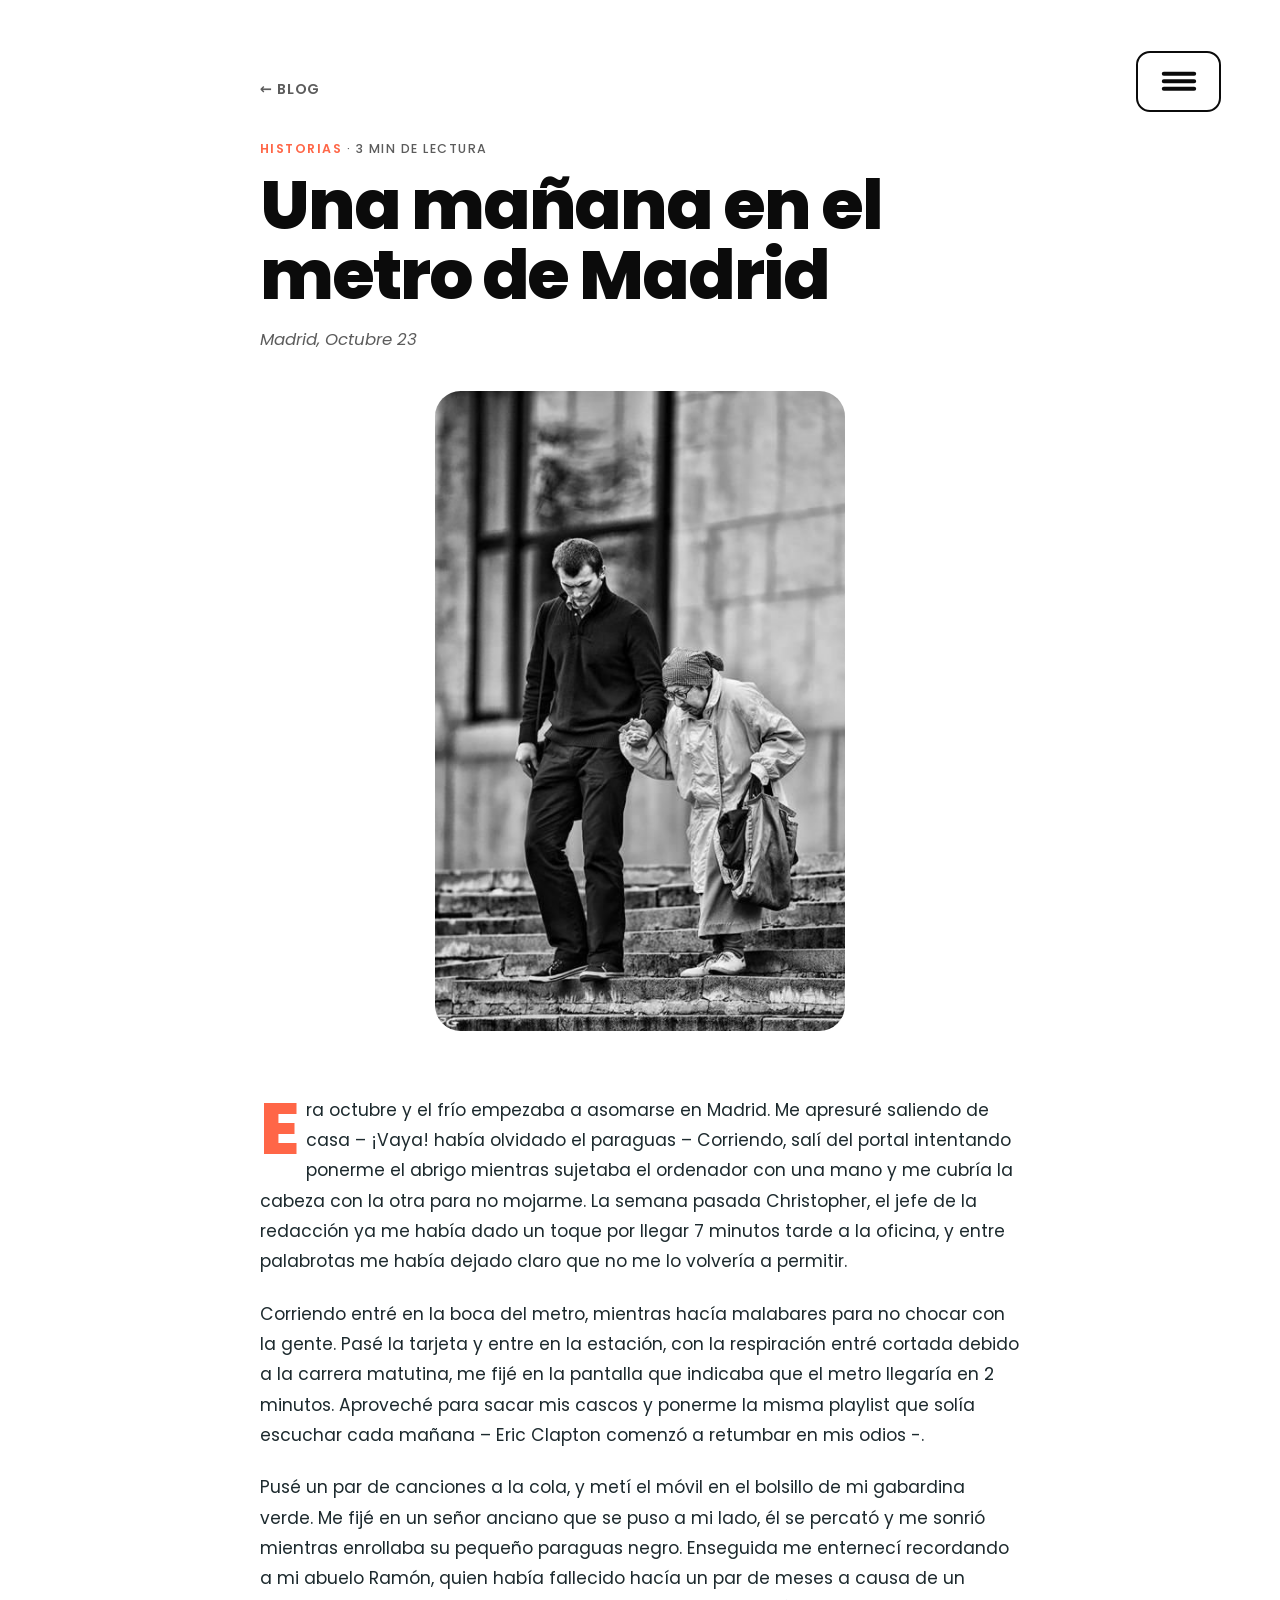
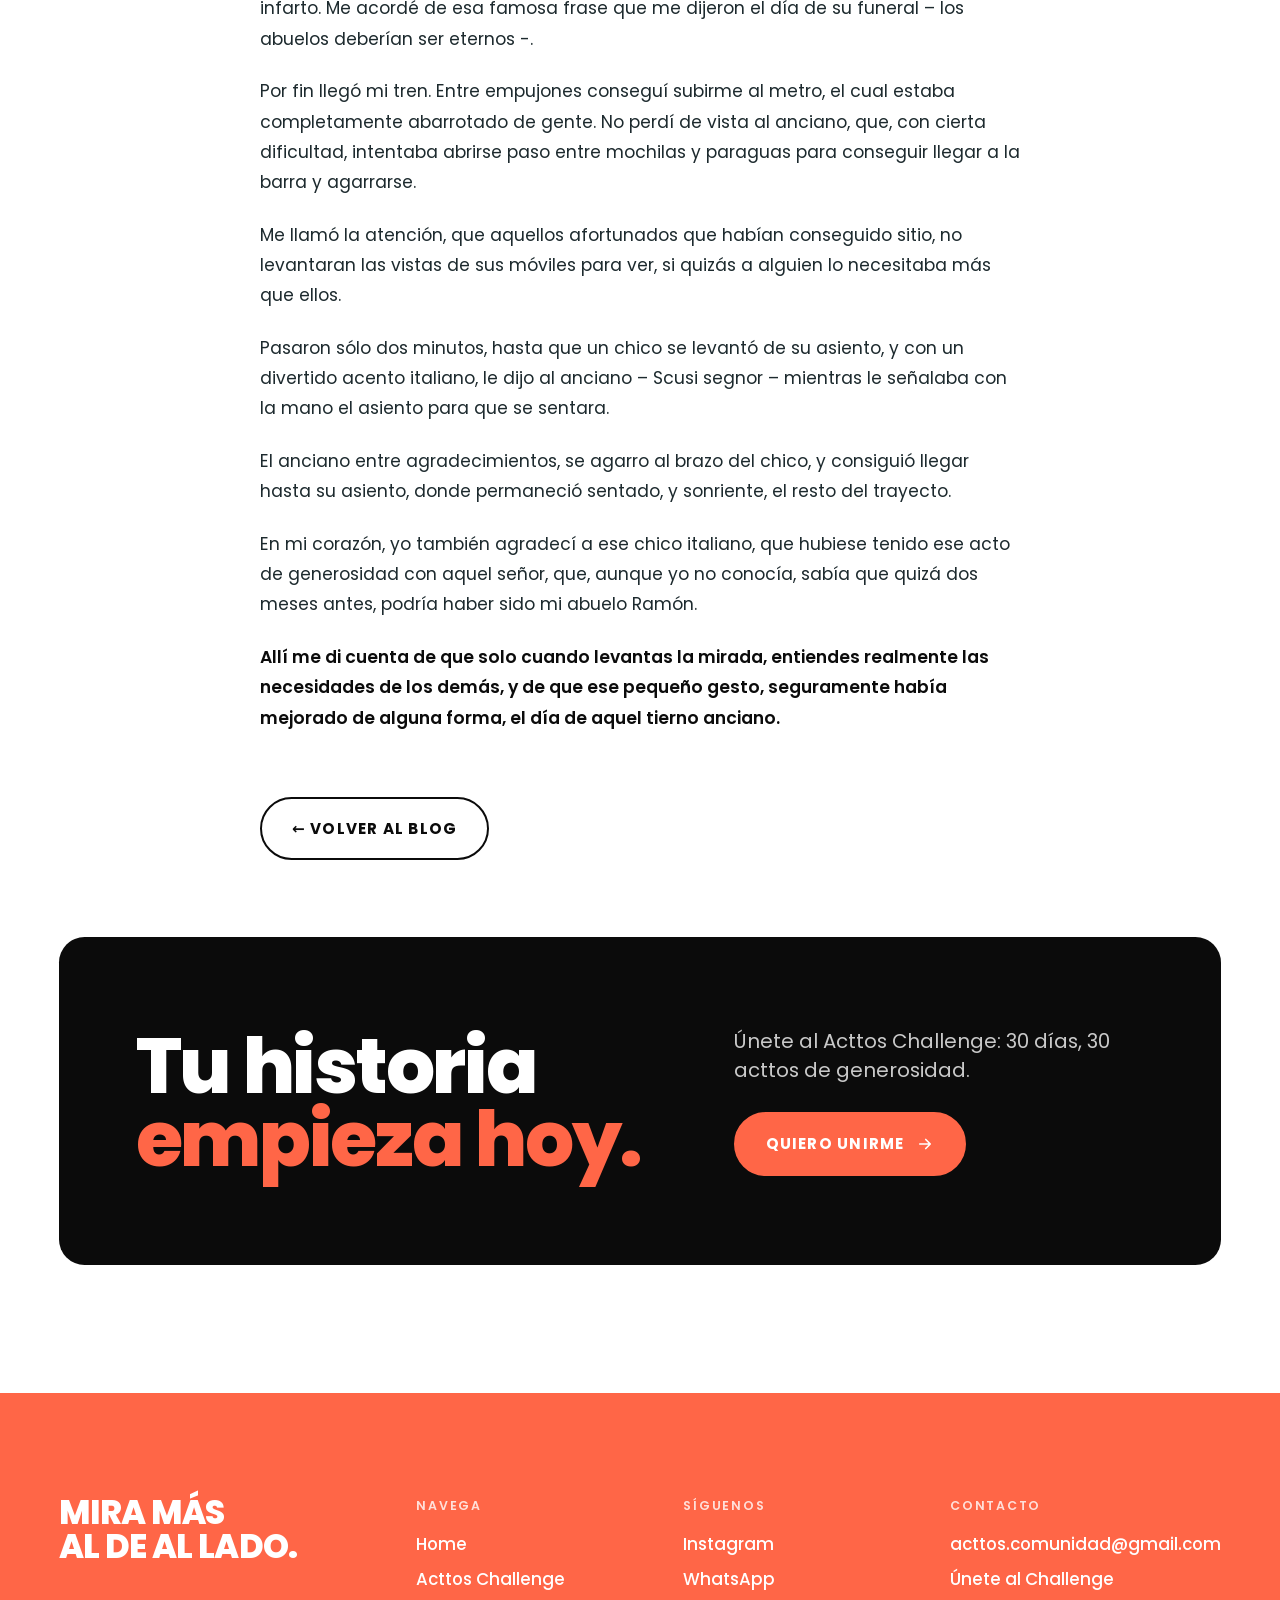
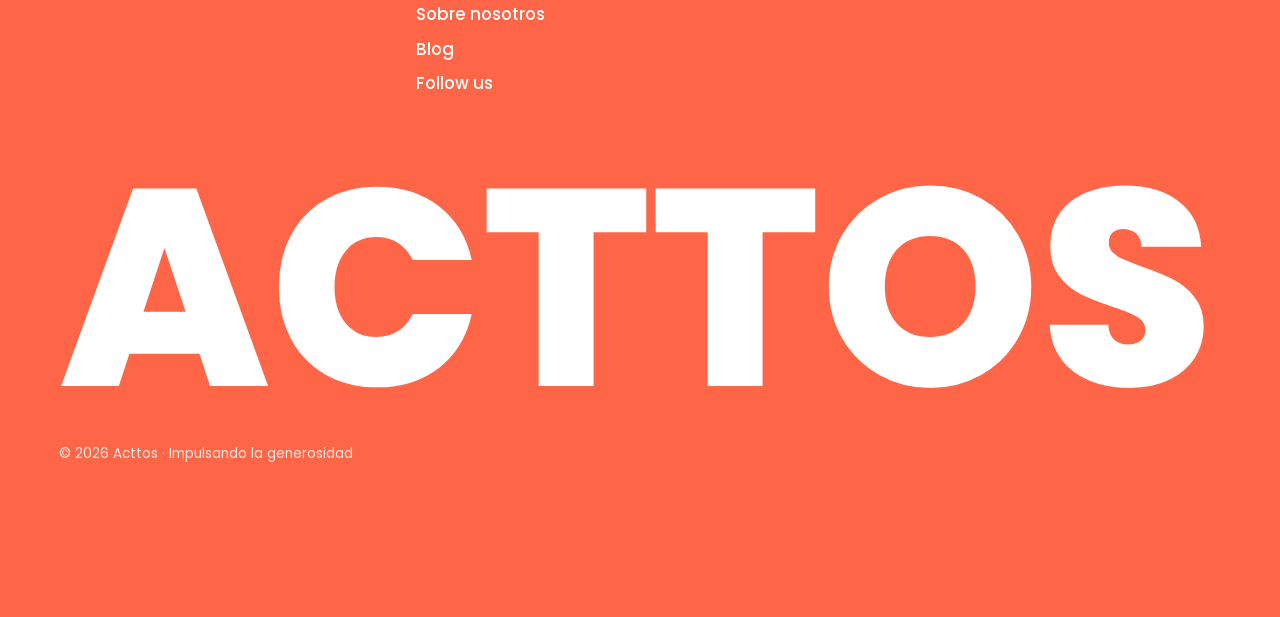
<file: historia-metro-madrid.html>
<!DOCTYPE html>
<html lang="es" class="no-js">
<head>
<meta charset="utf-8">
<meta name="viewport" content="width=device-width, initial-scale=1">
<title>Una mañana en el metro de Madrid — Blog Acttos</title>
<meta name="description" content="Una mañana cualquiera en el metro de Madrid, un pequeño gesto de un chico italiano con un anciano. Solo cuando levantas la mirada, entiendes realmente las necesidades de los demás.">
<meta property="og:title" content="Una mañana en el metro de Madrid — Blog Acttos">
<meta property="og:description" content="Una mañana cualquiera en el metro de Madrid, un pequeño gesto de un chico italiano con un anciano. Solo cuando levantas la mirada, entiendes realmente las necesidades de los demás.">
<meta property="og:image" content="assets/img/foto-paraguas.jpg">
<meta name="theme-color" content="#ff6647">
<link rel="icon" href="assets/img/icono.svg" type="image/svg+xml">
<link rel="preconnect" href="https://fonts.googleapis.com">
<link rel="preconnect" href="https://fonts.gstatic.com" crossorigin>
<link href="https://fonts.googleapis.com/css2?family=Poppins:ital,wght@0,300;0,400;0,500;0,600;0,700;0,800;1,300;1,400&display=swap" rel="stylesheet">
<link rel="stylesheet" href="css/styles.css">
</head>
<body>
<a class="skip-link" href="#main">Saltar al contenido</a>
<header class="art-head">
  <div class="art-col">
    <a class="art-back" href="blog.html">← Blog</a>
    <p class="meta">Historias <span>· 3 min de lectura</span></p>
    <h1 class="art-title">Una mañana en el metro de Madrid</h1>
    <p class="art-place">Madrid, Octubre 23</p>
  </div>
</header>

<main id="main">
  <figure class="art-cover wrap">
    <img src="assets/img/foto-escaleras.jpg" alt="Un joven ayuda a una mujer mayor a bajar unas escaleras" style="object-position:50% 35%">
  </figure>

  <article class="art-col art-body">
    <p>Era octubre y el frío empezaba a asomarse en Madrid. Me apresuré saliendo de casa – ¡Vaya! había olvidado el paraguas – Corriendo, salí del portal intentando ponerme el abrigo mientras sujetaba el ordenador con una mano y me cubría la cabeza con la otra para no mojarme. La semana pasada Christopher, el jefe de la redacción ya me había dado un toque por llegar 7 minutos tarde a la oficina, y entre palabrotas me había dejado claro que no me lo volvería a permitir.</p>
    <p>Corriendo entré en la boca del metro, mientras hacía malabares para no chocar con la gente. Pasé la tarjeta y entre en la estación, con la respiración entré cortada debido a la carrera matutina, me fijé en la pantalla que indicaba que el metro llegaría en 2 minutos. Aproveché para sacar mis cascos y ponerme la misma playlist que solía escuchar cada mañana – Eric Clapton comenzó a retumbar en mis odios -.</p>
    <p>Pusé un par de canciones a la cola, y metí el móvil en el bolsillo de mi gabardina verde. Me fijé en un señor anciano que se puso a mi lado, él se percató y me sonrió mientras enrollaba su pequeño paraguas negro. Enseguida me enternecí recordando a mi abuelo Ramón, quien había fallecido hacía un par de meses a causa de un infarto. Me acordé de esa famosa frase que me dijeron el día de su funeral – los abuelos deberían ser eternos -.</p>
    <p>Por fin llegó mi tren. Entre empujones conseguí subirme al metro, el cual estaba completamente abarrotado de gente. No perdí de vista al anciano, que, con cierta dificultad, intentaba abrirse paso entre mochilas y paraguas para conseguir llegar a la barra y agarrarse.</p>
    <p>Me llamó la atención, que aquellos afortunados que habían conseguido sitio, no levantaran las vistas de sus móviles para ver, si quizás a alguien lo necesitaba más que ellos.</p>
    <p>Pasaron sólo dos minutos, hasta que un chico se levantó de su asiento, y con un divertido acento italiano, le dijo al anciano – Scusi segnor – mientras le señalaba con la mano el asiento para que se sentara.</p>
    <p>El anciano entre agradecimientos, se agarro al brazo del chico, y consiguió llegar hasta su asiento, donde permaneció sentado, y sonriente, el resto del trayecto.</p>
    <p>En mi corazón, yo también agradecí a ese chico italiano, que hubiese tenido ese acto de generosidad con aquel señor, que, aunque yo no conocía, sabía que quizá dos meses antes, podría haber sido mi abuelo Ramón.</p>
    <p>Allí me di cuenta de que solo cuando levantas la mirada, entiendes realmente las necesidades de los demás, y de que ese pequeño gesto, seguramente había mejorado de alguna forma, el día de aquel tierno anciano.</p>
  </article>

  <div class="art-col art-end">
    <a class="btn btn--ghost" href="blog.html">← Volver al blog</a>
  </div>

  <section class="wrap" style="margin-top:clamp(48px,6vw,96px)">
    <div class="cta reveal">
      <h2 class="cta__title">Tu historia<br><span>empieza hoy.</span></h2>
      <div>
        <p>Únete al Acttos Challenge: 30 días, 30 acttos de generosidad.</p>
        <a class="btn btn--coral" href="acttos-challenge.html#unete">Quiero unirme <svg viewBox="0 0 24 24" fill="none" stroke="currentColor" stroke-width="2.2" stroke-linecap="round" stroke-linejoin="round" aria-hidden="true"><path d="M5 12h14M13 6l6 6-6 6"/></svg></a>
      </div>
    </div>
  </section>
</main>
<button class="menu-btn" type="button" aria-label="Abrir menú" aria-controls="pill-links" aria-expanded="false">
  <svg viewBox="0 0 32 24" fill="none" stroke="currentColor" stroke-width="2" stroke-linecap="round" aria-hidden="true"><path d="M7 7.5h18M7 12h18M7 16.5h18"/></svg>
</button>
<nav class="pill" aria-label="Navegación principal">
  <div class="pill__top">
    <span class="pill__icon"><svg class="duo" viewBox="0 0 100 92" aria-hidden="true"><path class="duo__a" d="M5 76C5 55 17 41 33 41s28 14 28 35l-8 2v14H17V78z"/><circle class="duo__a" cx="33" cy="21" r="14"/><path class="duo__b" d="M39 76c0-21 12-35 28-35s28 14 28 35l-8 2v14H51V78z"/><circle class="duo__b" cx="67" cy="21" r="14"/><path class="duo__arm" d="M70 52C58 45 40 45 22 54"/></svg></span>
    <button class="pill__word" type="button" aria-controls="pill-links">ACTTOS</button>
    <button class="pill__toggle" type="button" aria-expanded="true" aria-controls="pill-links" aria-label="Cerrar menú">
      <svg viewBox="0 0 24 24" fill="none" stroke="currentColor" stroke-width="2" stroke-linecap="round" aria-hidden="true"><path d="M5 5l14 14M19 5L5 19"/></svg>
    </button>
  </div>
  <ul class="pill__links" id="pill-links">
    <li><a href="index.html">Home</a></li>
    <li><a href="acttos-challenge.html">Acttos Challenge</a></li>
    <li><a href="sobre-nosotros.html">Sobre nosotros</a></li>
    <li><a href="blog.html" aria-current="page">Blog</a></li>
    <li><a href="follow-us.html">Follow us</a></li>
  </ul>
</nav>
<footer class="footer">
  <div class="wrap">
    <div class="footer__grid">
      <p class="footer__claim">Mira más<br>al de al lado.</p>
      <div>
        <h4>Navega</h4>
        <ul>
          <li><a href="index.html">Home</a></li>
          <li><a href="acttos-challenge.html">Acttos Challenge</a></li>
          <li><a href="sobre-nosotros.html">Sobre nosotros</a></li>
          <li><a href="blog.html">Blog</a></li>
          <li><a href="follow-us.html">Follow us</a></li>
        </ul>
      </div>
      <div>
        <h4>Síguenos</h4>
        <ul>
          <li><a href="https://www.instagram.com/actt0s/" target="_blank" rel="noopener">Instagram</a></li>
          <li><a href="https://chat.whatsapp.com/G6Ta26hi5Rr66h0qzctijn" target="_blank" rel="noopener">WhatsApp</a></li>
        </ul>
      </div>
      <div>
        <h4>Contacto</h4>
        <ul>
          <li><a href="mailto:acttos.comunidad@gmail.com">acttos.comunidad@gmail.com</a></li>
          <li><a href="acttos-challenge.html#unete">Únete al Challenge</a></li>
        </ul>
      </div>
    </div>
    <p class="wordmark" aria-hidden="true"><span class="wordmark__inner">ACTTOS</span></p>
    <div class="footer__legal">
      <span>© <span data-year>2026</span> Acttos · Impulsando la generosidad</span>
    </div>
  </div>
</footer>
<script src="js/main.js"></script>
</body>
</html>
</file>
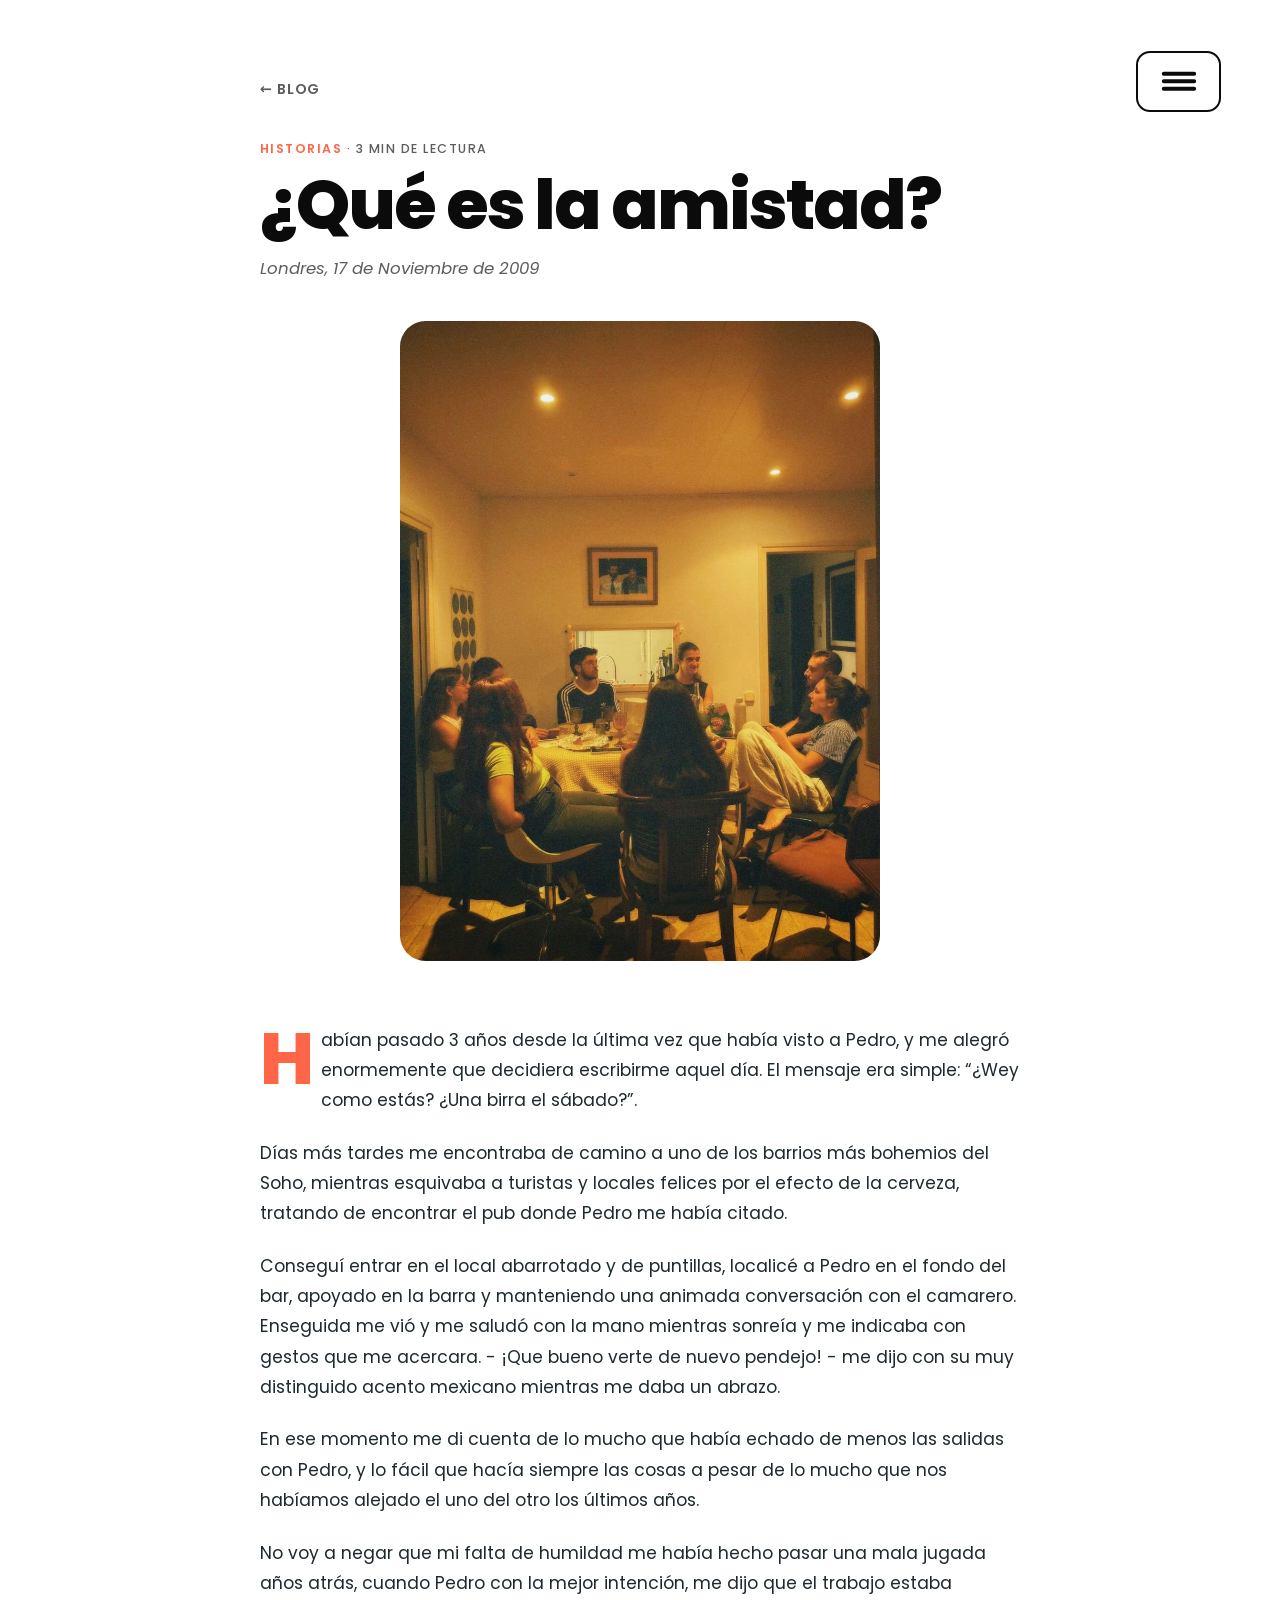
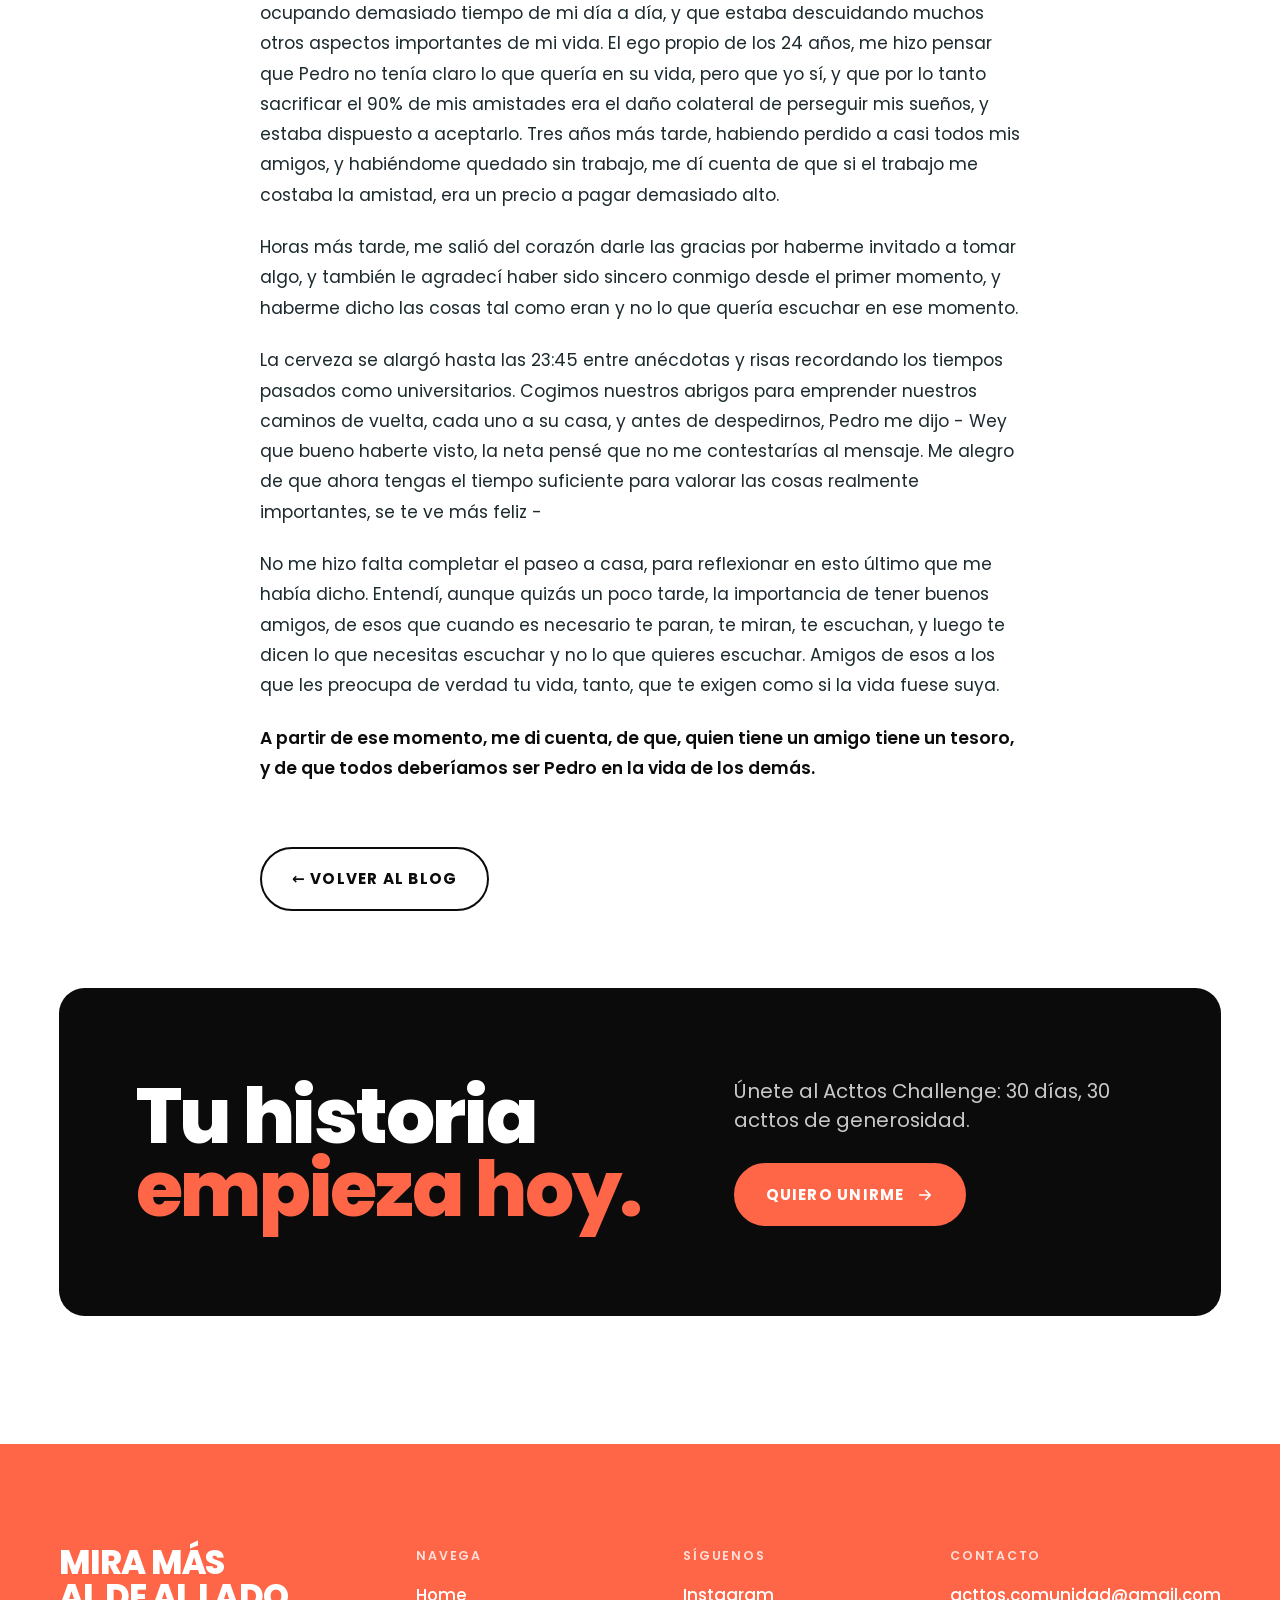
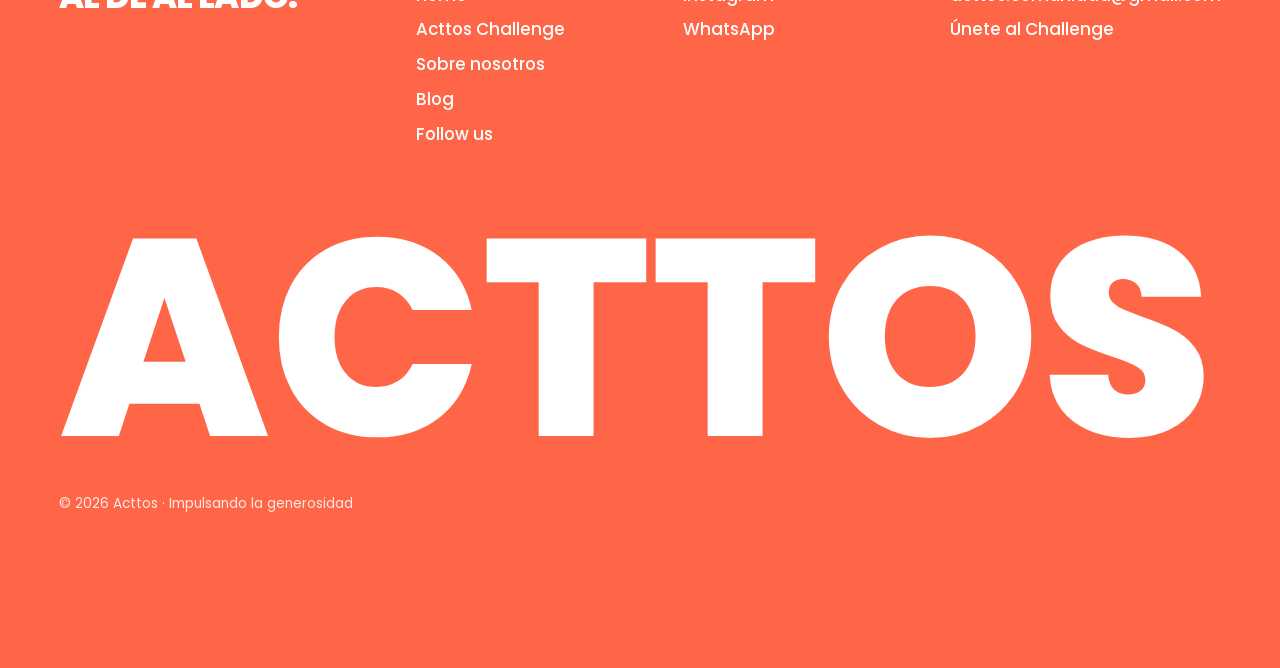
<file: historia-que-es-la-amistad.html>
<!DOCTYPE html>
<html lang="es" class="no-js">
<head>
<meta charset="utf-8">
<meta name="viewport" content="width=device-width, initial-scale=1">
<title>¿Qué es la amistad? — Blog Acttos</title>
<meta name="description" content="Un reencuentro en un pub del Soho de Londres con un viejo amigo. Quien tiene un amigo tiene un tesoro, y todos deberíamos ser Pedro en la vida de los demás.">
<meta property="og:title" content="¿Qué es la amistad? — Blog Acttos">
<meta property="og:description" content="Un reencuentro en un pub del Soho de Londres con un viejo amigo. Quien tiene un amigo tiene un tesoro, y todos deberíamos ser Pedro en la vida de los demás.">
<meta property="og:image" content="assets/img/foto-paraguas.jpg">
<meta name="theme-color" content="#ff6647">
<link rel="icon" href="assets/img/icono.svg" type="image/svg+xml">
<link rel="preconnect" href="https://fonts.googleapis.com">
<link rel="preconnect" href="https://fonts.gstatic.com" crossorigin>
<link href="https://fonts.googleapis.com/css2?family=Poppins:ital,wght@0,300;0,400;0,500;0,600;0,700;0,800;1,300;1,400&display=swap" rel="stylesheet">
<link rel="stylesheet" href="css/styles.css">
</head>
<body>
<a class="skip-link" href="#main">Saltar al contenido</a>
<header class="art-head">
  <div class="art-col">
    <a class="art-back" href="blog.html">← Blog</a>
    <p class="meta">Historias <span>· 3 min de lectura</span></p>
    <h1 class="art-title">¿Qué es la amistad?</h1>
    <p class="art-place">Londres, 17 de Noviembre de 2009</p>
  </div>
</header>

<main id="main">
  <figure class="art-cover wrap">
    <img src="assets/img/foto-cena.jpg" alt="Un grupo de amigos conversa alrededor de una mesa durante una cena" style="object-position:50% 60%">
  </figure>

  <article class="art-col art-body">
    <p>Habían pasado 3 años desde la última vez que había visto a Pedro, y me alegró enormemente que decidiera escribirme aquel día. El mensaje era simple: “¿Wey como estás? ¿Una birra el sábado?”.</p>
    <p>Días más tardes me encontraba de camino a uno de los barrios más bohemios del Soho, mientras esquivaba a turistas y locales felices por el efecto de la cerveza, tratando de encontrar el pub donde Pedro me había citado.</p>
    <p>Conseguí entrar en el local abarrotado y de puntillas, localicé a Pedro en el fondo del bar, apoyado en la barra y manteniendo una animada conversación con el camarero. Enseguida me vió y me saludó con la mano mientras sonreía y me indicaba con gestos que me acercara. - ¡Que bueno verte de nuevo pendejo! - me dijo con su muy distinguido acento mexicano mientras me daba un abrazo.</p>
    <p>En ese momento me di cuenta de lo mucho que había echado de menos las salidas con Pedro, y lo fácil que hacía siempre las cosas a pesar de lo mucho que nos habíamos alejado el uno del otro los últimos años.</p>
    <p>No voy a negar que mi falta de humildad me había hecho pasar una mala jugada años atrás, cuando Pedro con la mejor intención, me dijo que el trabajo estaba ocupando demasiado tiempo de mi día a día, y que estaba descuidando muchos otros aspectos importantes de mi vida. El ego propio de los 24 años, me hizo pensar que Pedro no tenía claro lo que quería en su vida, pero que yo sí, y que por lo tanto sacrificar el 90% de mis amistades era el daño colateral de perseguir mis sueños, y estaba dispuesto a aceptarlo. Tres años más tarde, habiendo perdido a casi todos mis amigos, y habiéndome quedado sin trabajo, me dí cuenta de que si el trabajo me costaba la amistad, era un precio a pagar demasiado alto.</p>
    <p>Horas más tarde, me salió del corazón darle las gracias por haberme invitado a tomar algo, y también le agradecí haber sido sincero conmigo desde el primer momento, y haberme dicho las cosas tal como eran y no lo que quería escuchar en ese momento.</p>
    <p>La cerveza se alargó hasta las 23:45 entre anécdotas y risas recordando los tiempos pasados como universitarios. Cogimos nuestros abrigos para emprender nuestros caminos de vuelta, cada uno a su casa, y antes de despedirnos, Pedro me dijo - Wey que bueno haberte visto, la neta pensé que no me contestarías al mensaje. Me alegro de que ahora tengas el tiempo suficiente para valorar las cosas realmente importantes, se te ve más feliz -</p>
    <p>No me hizo falta completar el paseo a casa, para reflexionar en esto último que me había dicho. Entendí, aunque quizás un poco tarde, la importancia de tener buenos amigos, de esos que cuando es necesario te paran, te miran, te escuchan, y luego te dicen lo que necesitas escuchar y no lo que quieres escuchar. Amigos de esos a los que les preocupa de verdad tu vida, tanto, que te exigen como si la vida fuese suya.</p>
    <p>A partir de ese momento, me di cuenta, de que, quien tiene un amigo tiene un tesoro, y de que todos deberíamos ser Pedro en la vida de los demás.</p>
  </article>

  <div class="art-col art-end">
    <a class="btn btn--ghost" href="blog.html">← Volver al blog</a>
  </div>

  <section class="wrap" style="margin-top:clamp(48px,6vw,96px)">
    <div class="cta reveal">
      <h2 class="cta__title">Tu historia<br><span>empieza hoy.</span></h2>
      <div>
        <p>Únete al Acttos Challenge: 30 días, 30 acttos de generosidad.</p>
        <a class="btn btn--coral" href="acttos-challenge.html#unete">Quiero unirme <svg viewBox="0 0 24 24" fill="none" stroke="currentColor" stroke-width="2.2" stroke-linecap="round" stroke-linejoin="round" aria-hidden="true"><path d="M5 12h14M13 6l6 6-6 6"/></svg></a>
      </div>
    </div>
  </section>
</main>
<button class="menu-btn" type="button" aria-label="Abrir menú" aria-controls="pill-links" aria-expanded="false">
  <svg viewBox="0 0 32 24" fill="none" stroke="currentColor" stroke-width="2" stroke-linecap="round" aria-hidden="true"><path d="M7 7.5h18M7 12h18M7 16.5h18"/></svg>
</button>
<nav class="pill" aria-label="Navegación principal">
  <div class="pill__top">
    <span class="pill__icon"><svg class="duo" viewBox="0 0 100 92" aria-hidden="true"><path class="duo__a" d="M5 76C5 55 17 41 33 41s28 14 28 35l-8 2v14H17V78z"/><circle class="duo__a" cx="33" cy="21" r="14"/><path class="duo__b" d="M39 76c0-21 12-35 28-35s28 14 28 35l-8 2v14H51V78z"/><circle class="duo__b" cx="67" cy="21" r="14"/><path class="duo__arm" d="M70 52C58 45 40 45 22 54"/></svg></span>
    <button class="pill__word" type="button" aria-controls="pill-links">ACTTOS</button>
    <button class="pill__toggle" type="button" aria-expanded="true" aria-controls="pill-links" aria-label="Cerrar menú">
      <svg viewBox="0 0 24 24" fill="none" stroke="currentColor" stroke-width="2" stroke-linecap="round" aria-hidden="true"><path d="M5 5l14 14M19 5L5 19"/></svg>
    </button>
  </div>
  <ul class="pill__links" id="pill-links">
    <li><a href="index.html">Home</a></li>
    <li><a href="acttos-challenge.html">Acttos Challenge</a></li>
    <li><a href="sobre-nosotros.html">Sobre nosotros</a></li>
    <li><a href="blog.html" aria-current="page">Blog</a></li>
    <li><a href="follow-us.html">Follow us</a></li>
  </ul>
</nav>
<footer class="footer">
  <div class="wrap">
    <div class="footer__grid">
      <p class="footer__claim">Mira más<br>al de al lado.</p>
      <div>
        <h4>Navega</h4>
        <ul>
          <li><a href="index.html">Home</a></li>
          <li><a href="acttos-challenge.html">Acttos Challenge</a></li>
          <li><a href="sobre-nosotros.html">Sobre nosotros</a></li>
          <li><a href="blog.html">Blog</a></li>
          <li><a href="follow-us.html">Follow us</a></li>
        </ul>
      </div>
      <div>
        <h4>Síguenos</h4>
        <ul>
          <li><a href="https://www.instagram.com/actt0s/" target="_blank" rel="noopener">Instagram</a></li>
          <li><a href="https://chat.whatsapp.com/G6Ta26hi5Rr66h0qzctijn" target="_blank" rel="noopener">WhatsApp</a></li>
        </ul>
      </div>
      <div>
        <h4>Contacto</h4>
        <ul>
          <li><a href="mailto:acttos.comunidad@gmail.com">acttos.comunidad@gmail.com</a></li>
          <li><a href="acttos-challenge.html#unete">Únete al Challenge</a></li>
        </ul>
      </div>
    </div>
    <p class="wordmark" aria-hidden="true"><span class="wordmark__inner">ACTTOS</span></p>
    <div class="footer__legal">
      <span>© <span data-year>2026</span> Acttos · Impulsando la generosidad</span>
    </div>
  </div>
</footer>
<script src="js/main.js"></script>
</body>
</html>
</file>
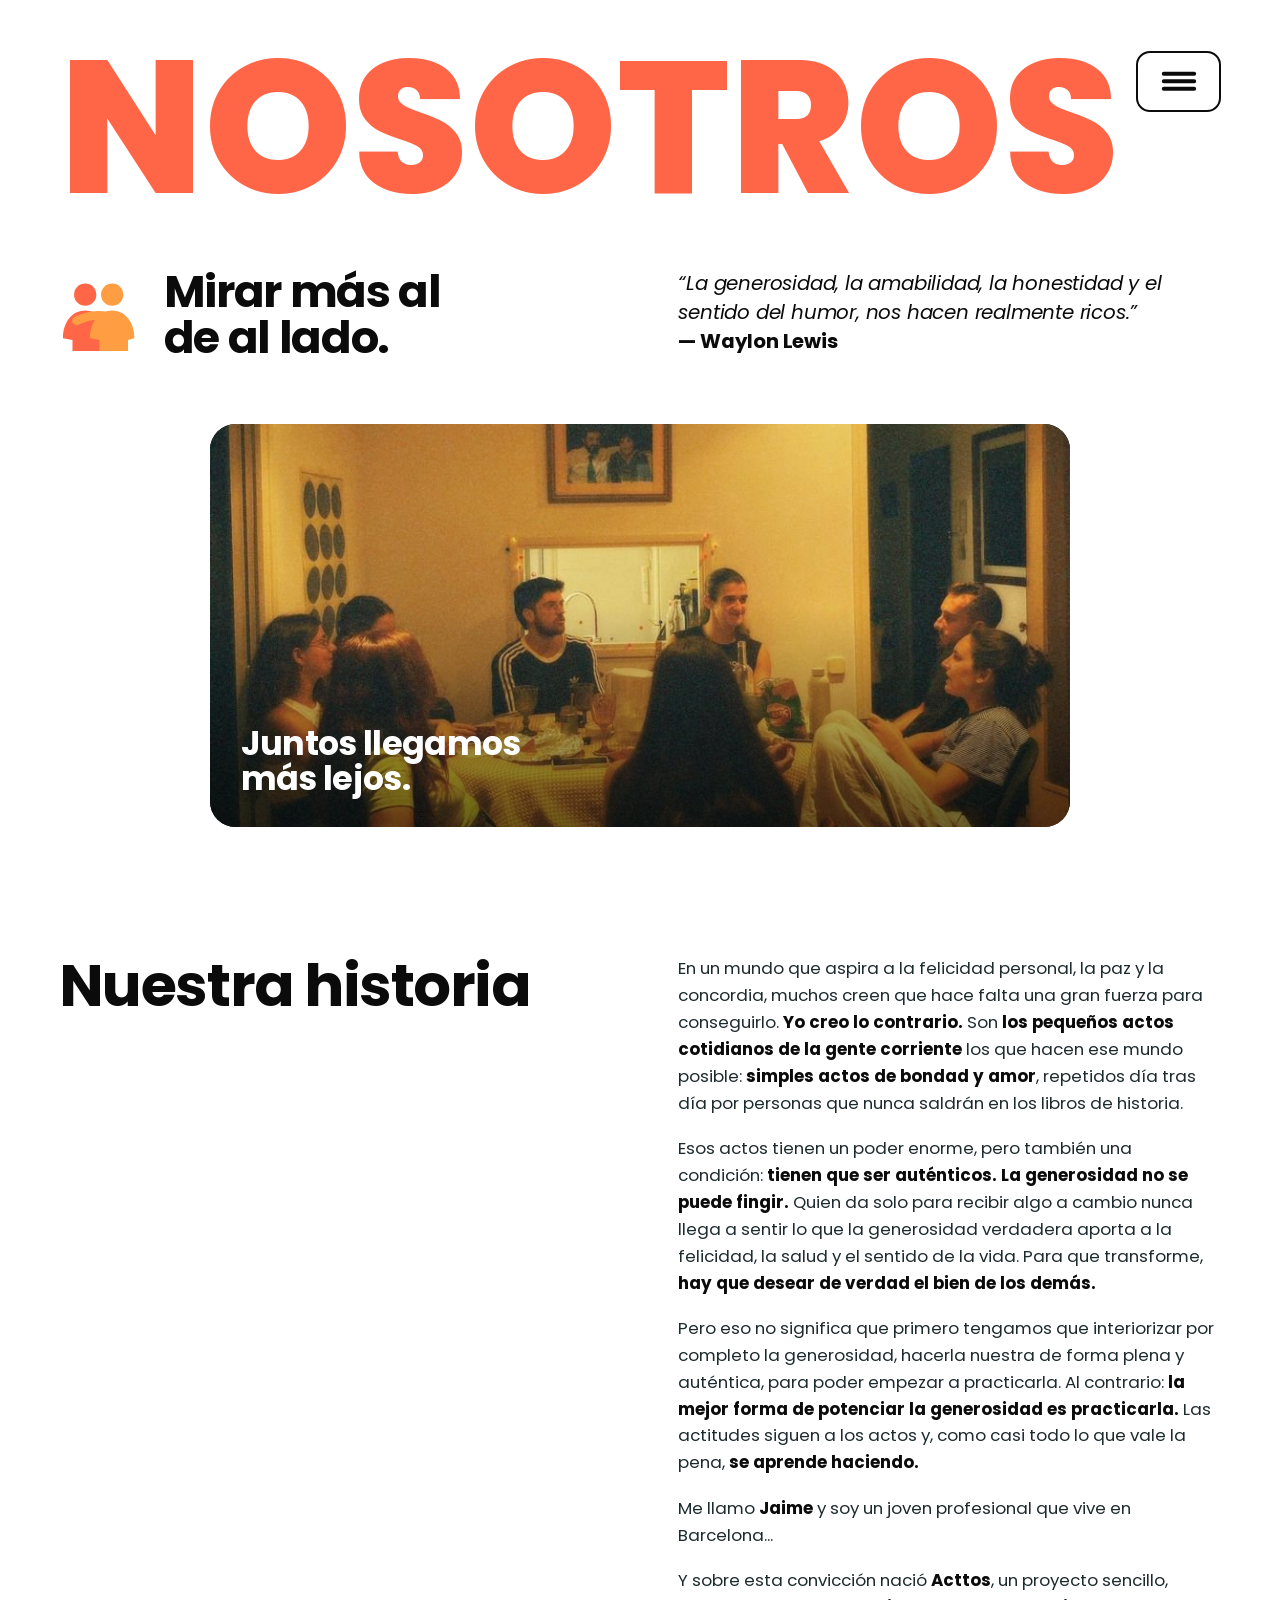
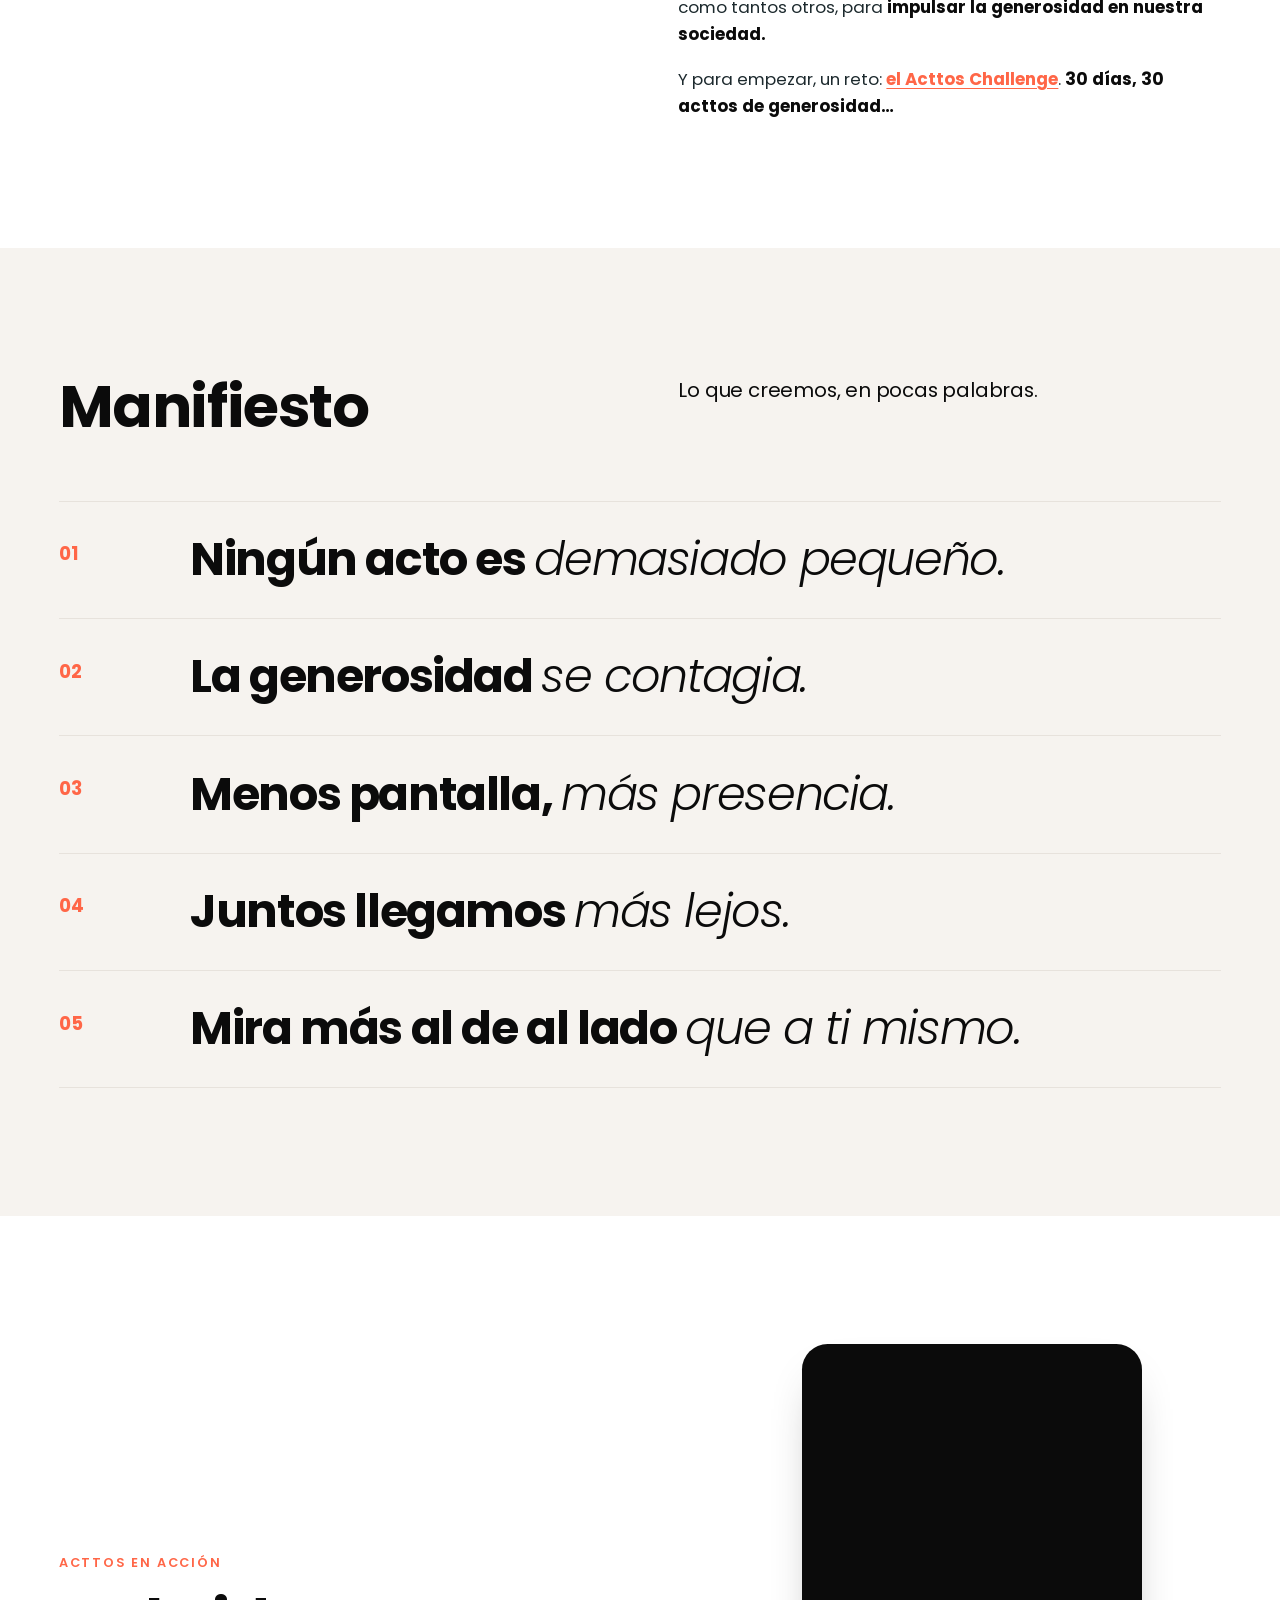
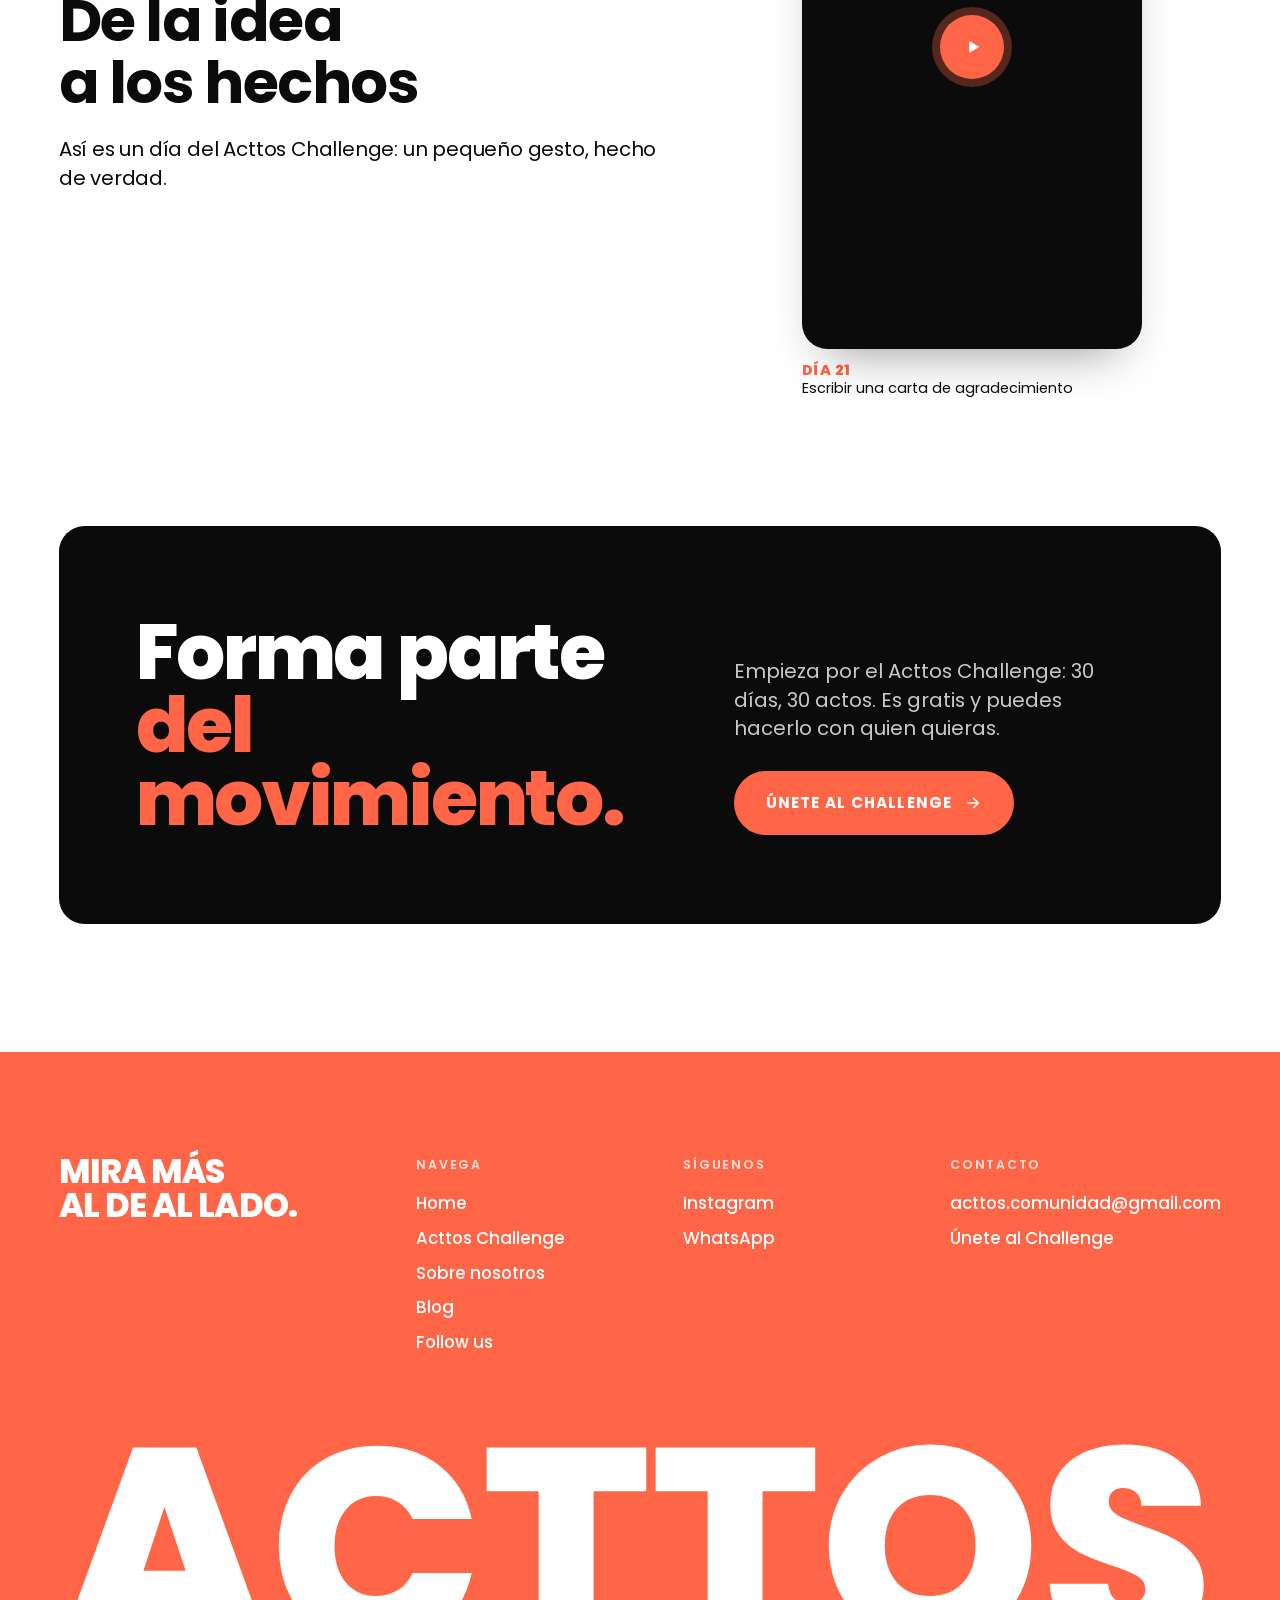
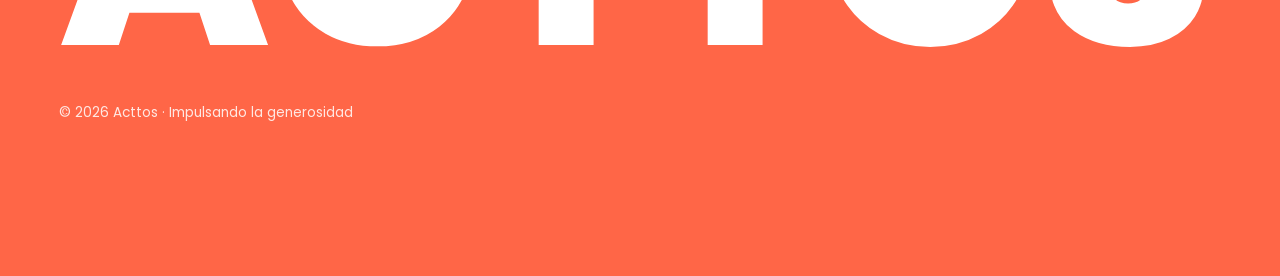
<file: sobre-nosotros.html>
<!DOCTYPE html>
<html lang="es" class="no-js">
<head>
<meta charset="utf-8">
<meta name="viewport" content="width=device-width, initial-scale=1">
<title>Sobre nosotros — Acttos</title>
<meta name="description" content="Quiénes somos y por qué impulsamos la generosidad. Acttos es una comunidad, no una ONG tradicional.">
<meta property="og:title" content="Sobre nosotros — Acttos">
<meta property="og:description" content="Quiénes somos y por qué impulsamos la generosidad. Acttos es una comunidad, no una ONG tradicional.">
<meta property="og:image" content="assets/img/foto-paraguas.jpg">
<meta name="theme-color" content="#ff6647">
<link rel="icon" href="assets/img/icono.svg" type="image/svg+xml">
<link rel="preconnect" href="https://fonts.googleapis.com">
<link rel="preconnect" href="https://fonts.gstatic.com" crossorigin>
<link href="https://fonts.googleapis.com/css2?family=Poppins:ital,wght@0,300;0,400;0,500;0,600;0,700;0,800;1,300;1,400&display=swap" rel="stylesheet">
<link rel="stylesheet" href="css/styles.css">
</head>
<body>
<a class="skip-link" href="#main">Saltar al contenido</a>
<header class="wrap page-hero">
  <h1 class="wordmark"><span class="wordmark__inner">NOSOTROS</span></h1>
  <div class="split hero__intro">
    <div class="tagline">
      <span class="tagline__icon"><svg class="duo" viewBox="0 0 100 92" aria-hidden="true"><path class="duo__a" d="M5 76C5 55 17 41 33 41s28 14 28 35l-8 2v14H17V78z"/><circle class="duo__a" cx="33" cy="21" r="14"/><path class="duo__b" d="M39 76c0-21 12-35 28-35s28 14 28 35l-8 2v14H51V78z"/><circle class="duo__b" cx="67" cy="21" r="14"/><path class="duo__arm" d="M70 52C58 45 40 45 22 54"/></svg></span>
      <p class="tagline__text tagline__text--sentence">Mirar más al<br>de al lado.</p>
    </div>
    <p class="lead split__right"><em class="hero-quote">“La generosidad, la amabilidad, la honestidad y el sentido del humor, nos hacen realmente ricos.”</em><br><strong>— Waylon Lewis</strong></p>
  </div>
</header>
<main id="main">
  <section class="wrap">
    <div class="media media--single reveal">
      <img src="assets/img/foto-cena.jpg" alt="Un grupo de amigos conversa alrededor de una mesa durante una cena" style="object-position:50% 58%">
      <div class="media__shade"></div>
      <div class="media__caption"><p>Juntos llegamos más lejos.</p></div>
    </div>
  </section>

  <section class="section">
    <div class="wrap">
      <div class="split reveal">
        <h2 class="h2">Nuestra historia</h2>
        <div class="split__right story">
          <p>En un mundo que aspira a la felicidad personal, la paz y la concordia, muchos creen que hace falta una gran fuerza para conseguirlo. <strong>Yo creo lo contrario.</strong> Son <strong>los pequeños actos cotidianos de la gente corriente</strong> los que hacen ese mundo posible: <strong>simples actos de bondad y amor</strong>, repetidos día tras día por personas que nunca saldrán en los libros de historia.</p>
          <p>Esos actos tienen un poder enorme, pero también una condición: <strong>tienen que ser auténticos. La generosidad no se puede fingir.</strong> Quien da solo para recibir algo a cambio nunca llega a sentir lo que la generosidad verdadera aporta a la felicidad, la salud y el sentido de la vida. Para que transforme, <strong>hay que desear de verdad el bien de los demás.</strong></p>
          <p>Pero eso no significa que primero tengamos que interiorizar por completo la generosidad, hacerla nuestra de forma plena y auténtica, para poder empezar a practicarla. Al contrario: <strong>la mejor forma de potenciar la generosidad es practicarla.</strong> Las actitudes siguen a los actos y, como casi todo lo que vale la pena, <strong>se aprende haciendo.</strong></p>
          <p>Me llamo <strong>Jaime</strong> y soy un joven profesional que vive en Barcelona...</p>
          <p>Y sobre esta convicción nació <strong>Acttos</strong>, un proyecto sencillo, como tantos otros, para <strong>impulsar la generosidad en nuestra sociedad.</strong></p>
          <p>Y para empezar, un reto: <a href="acttos-challenge.html"><strong>el Acttos Challenge</strong></a>. <strong>30 días, 30 acttos de generosidad…</strong></p>
        </div>
      </div>
    </div>
  </section>

  <section class="section section--sand">
    <div class="wrap">
      <div class="split reveal">
        <h2 class="h2">Manifiesto</h2>
        <p class="lead split__right">Lo que creemos, en pocas palabras.</p>
      </div>
      <ol class="manifesto">
        <li class="reveal"><span>Ningún acto es <em>demasiado pequeño.</em></span></li>
        <li class="reveal"><span>La generosidad <em>se contagia.</em></span></li>
        <li class="reveal"><span>Menos pantalla, <em>más presencia.</em></span></li>
        <li class="reveal"><span>Juntos llegamos <em>más lejos.</em></span></li>
        <li class="reveal"><span>Mira más al de al lado <em>que a ti mismo.</em></span></li>
      </ol>
    </div>
  </section>

  <section class="section">
    <div class="wrap reels-section reels-section--single">
      <div class="reveal">
        <span class="eyebrow">Acttos en acción</span>
        <h2 class="h2">De la idea<br>a los hechos</h2>
        <p class="lead" style="margin-top:22px">Así es un día del Acttos Challenge: un pequeño gesto, hecho de verdad.</p>
      </div>
      <div class="reels">
        <figure class="reel reveal">
          <div class="reel__frame">
            <video src="assets/video/video-b.mp4#t=8" preload="metadata" playsinline aria-label="Día 21: Escribir una carta de agradecimiento"></video>
            <button class="reel__play" type="button" aria-label="Reproducir vídeo: Día 21, Escribir una carta de agradecimiento"><svg viewBox="0 0 24 24" aria-hidden="true"><path d="M8 5.5v13l11-6.5z" fill="currentColor"/></svg></button>
          </div>
          <figcaption><strong>Día 21</strong> Escribir una carta de agradecimiento</figcaption>
        </figure>
      </div>
    </div>
  </section>

  <section class="wrap">
    <div class="cta reveal">
      <h2 class="cta__title">Forma parte<br><span>del movimiento.</span></h2>
      <div>
        <p>Empieza por el Acttos Challenge: 30 días, 30 actos. Es gratis y puedes hacerlo con quien quieras.</p>
        <a class="btn btn--coral" href="acttos-challenge.html#unete">Únete al challenge <svg viewBox="0 0 24 24" fill="none" stroke="currentColor" stroke-width="2.2" stroke-linecap="round" stroke-linejoin="round" aria-hidden="true"><path d="M5 12h14M13 6l6 6-6 6"/></svg></a>
      </div>
    </div>
  </section>
</main>
<button class="menu-btn" type="button" aria-label="Abrir menú" aria-controls="pill-links" aria-expanded="false">
  <svg viewBox="0 0 32 24" fill="none" stroke="currentColor" stroke-width="2" stroke-linecap="round" aria-hidden="true"><path d="M7 7.5h18M7 12h18M7 16.5h18"/></svg>
</button>
<nav class="pill" aria-label="Navegación principal">
  <div class="pill__top">
    <span class="pill__icon"><svg class="duo" viewBox="0 0 100 92" aria-hidden="true"><path class="duo__a" d="M5 76C5 55 17 41 33 41s28 14 28 35l-8 2v14H17V78z"/><circle class="duo__a" cx="33" cy="21" r="14"/><path class="duo__b" d="M39 76c0-21 12-35 28-35s28 14 28 35l-8 2v14H51V78z"/><circle class="duo__b" cx="67" cy="21" r="14"/><path class="duo__arm" d="M70 52C58 45 40 45 22 54"/></svg></span>
    <button class="pill__word" type="button" aria-controls="pill-links">ACTTOS</button>
    <button class="pill__toggle" type="button" aria-expanded="true" aria-controls="pill-links" aria-label="Cerrar menú">
      <svg viewBox="0 0 24 24" fill="none" stroke="currentColor" stroke-width="2" stroke-linecap="round" aria-hidden="true"><path d="M5 5l14 14M19 5L5 19"/></svg>
    </button>
  </div>
  <ul class="pill__links" id="pill-links">
    <li><a href="index.html">Home</a></li>
    <li><a href="acttos-challenge.html">Acttos Challenge</a></li>
    <li><a href="sobre-nosotros.html" aria-current="page">Sobre nosotros</a></li>
    <li><a href="blog.html">Blog</a></li>
    <li><a href="follow-us.html">Follow us</a></li>
  </ul>
</nav>
<footer class="footer">
  <div class="wrap">
    <div class="footer__grid">
      <p class="footer__claim">Mira más<br>al de al lado.</p>
      <div>
        <h4>Navega</h4>
        <ul>
          <li><a href="index.html">Home</a></li>
          <li><a href="acttos-challenge.html">Acttos Challenge</a></li>
          <li><a href="sobre-nosotros.html">Sobre nosotros</a></li>
          <li><a href="blog.html">Blog</a></li>
          <li><a href="follow-us.html">Follow us</a></li>
        </ul>
      </div>
      <div>
        <h4>Síguenos</h4>
        <ul>
          <li><a href="https://www.instagram.com/actt0s/" target="_blank" rel="noopener">Instagram</a></li>
          <li><a href="https://chat.whatsapp.com/G6Ta26hi5Rr66h0qzctijn" target="_blank" rel="noopener">WhatsApp</a></li>
        </ul>
      </div>
      <div>
        <h4>Contacto</h4>
        <ul>
          <li><a href="mailto:acttos.comunidad@gmail.com">acttos.comunidad@gmail.com</a></li>
          <li><a href="acttos-challenge.html#unete">Únete al Challenge</a></li>
        </ul>
      </div>
    </div>
    <p class="wordmark" aria-hidden="true"><span class="wordmark__inner">ACTTOS</span></p>
    <div class="footer__legal">
      <span>© <span data-year>2026</span> Acttos · Impulsando la generosidad</span>
    </div>
  </div>
</footer>
<script src="js/main.js"></script>
</body>
</html>
</file>
<file: css/styles.css>
/* ==========================================================================
   ACTTOS — estilos globales
   Plantilla inspirada en remedyeditorial.com · Tipografía: Poppins
   ========================================================================== */

:root {
  --coral: #ff6647;
  --coral-dark: #e84f31;
  --coral-soft: #fff0ec;
  --ink: #0b0b0b;
  --ink-2: #2a2a2a;
  --muted: #5c5c5c;
  --paper: #ffffff;
  --sand: #f6f3ef;
  --line: #e7e2dc;

  --gutter: clamp(16px, 4.6vw, 88px);
  --maxw: 1720px;
  --radius: clamp(16px, 2vw, 28px);
  --ease: cubic-bezier(0.22, 1, 0.36, 1);

  --fs-lead: clamp(1.1rem, 1.55vw, 1.6rem);
  --fs-h2: clamp(2.2rem, 4.6vw, 4.25rem);
  --fs-h3: clamp(1.35rem, 2.1vw, 2.1rem);
}

*,
*::before,
*::after { box-sizing: border-box; }

html { -webkit-text-size-adjust: 100%; scroll-behavior: smooth; }

body {
  margin: 0;
  background: var(--paper);
  color: var(--ink);
  font-family: "Poppins", system-ui, -apple-system, "Segoe UI", sans-serif;
  font-size: 1rem;
  line-height: 1.55;
  -webkit-font-smoothing: antialiased;
  overflow-x: hidden;
}

img { display: block; max-width: 100%; height: auto; }
a { color: inherit; }
h1, h2, h3, h4, p { margin: 0; }
button, input, select, textarea { font: inherit; color: inherit; }

::selection { background: var(--coral); color: #fff; }

:focus-visible { outline: 3px solid var(--coral); outline-offset: 3px; border-radius: 4px; }

.sr-only {
  position: absolute; width: 1px; height: 1px; padding: 0; margin: -1px;
  overflow: hidden; clip: rect(0 0 0 0); white-space: nowrap; border: 0;
}

.skip-link {
  position: absolute; left: 16px; top: -60px; z-index: 100;
  background: var(--ink); color: #fff; padding: 10px 16px; border-radius: 8px;
  text-decoration: none; font-weight: 600;
}
.skip-link:focus { top: 16px; }

.wrap {
  width: 100%;
  max-width: calc(var(--maxw) + var(--gutter) * 2);
  margin-inline: auto;
  padding-inline: var(--gutter);
}

.section { padding-block: clamp(72px, 10vw, 160px); }
.section--tight { padding-block: clamp(48px, 6vw, 96px); }
.section--sand { background: var(--sand); }

.eyebrow {
  display: inline-block;
  font-size: 0.8rem;
  font-weight: 600;
  letter-spacing: 0.14em;
  text-transform: uppercase;
  color: var(--coral);
  margin-bottom: 1.1rem;
}

.h2 {
  font-size: var(--fs-h2);
  font-weight: 700;
  line-height: 1.04;
  letter-spacing: -0.025em;
}

.lead {
  font-size: var(--fs-lead);
  font-weight: 400;
  line-height: 1.45;
  letter-spacing: -0.01em;
}
.lead + .lead { margin-top: 1em; }
.lead strong { font-weight: 700; }
.muted { color: var(--muted); }

/* Dos columnas: título a la izquierda, texto a la derecha (patrón Remedy) */
.split {
  display: grid;
  grid-template-columns: 1fr 1fr;
  gap: clamp(28px, 6vw, 120px);
  align-items: start;
}
.split > .split__right { max-width: 40rem; }

/* ==========================================================================
   Wordmark gigante (ACTTOS / títulos de página)
   ========================================================================== */

.wordmark {
  color: var(--coral);
  font-weight: 800;
  line-height: 0.82;
  margin: 0;
  padding-top: clamp(28px, 4vw, 72px);
  white-space: nowrap;
  overflow: hidden;
}
.wordmark__inner {
  display: inline-block;
  font-size: 15vw; /* se ajusta con JS al ancho exacto del contenedor */
  letter-spacing: var(--track, 0em);
  margin-right: calc(var(--track, 0em) * -1);
  padding-bottom: 0.04em;
}

.hero__intro {
  margin-top: clamp(36px, 4.4vw, 80px);
  padding-bottom: clamp(40px, 5vw, 88px);
}

.tagline {
  display: flex;
  align-items: center;
  gap: clamp(16px, 2vw, 36px);
}
.tagline__icon { flex: none; width: clamp(64px, 6.2vw, 112px); color: var(--ink); }
.tagline__text {
  font-size: clamp(1.75rem, 3.5vw, 3.6rem);
  font-weight: 800;
  line-height: 1.02;
  letter-spacing: -0.02em;
  text-transform: uppercase;
}
.tagline__text--sentence { text-transform: none; font-weight: 700; letter-spacing: -0.03em; }

/* ==========================================================================
   Bloque de medios / slideshow
   ========================================================================== */

.media {
  position: relative;
  border-radius: var(--radius);
  overflow: hidden;
  background: var(--ink);
  aspect-ratio: 16 / 8.2;
  isolation: isolate;
}
.media img {
  position: absolute; inset: 0;
  width: 100%; height: 100%;
  object-fit: cover;
}
.media--single { aspect-ratio: 16 / 7.5; }

.slides .slide {
  opacity: 0;
  transform: scale(1.06);
  transition: opacity 1.2s var(--ease), transform 7s linear;
}
.slides .slide.is-active { opacity: 1; transform: scale(1); }

.media__shade {
  position: absolute; inset: 0; z-index: 1; pointer-events: none;
  background: linear-gradient(180deg, rgba(0,0,0,0) 45%, rgba(0,0,0,0.55) 100%);
}
.media__caption {
  position: absolute; z-index: 2;
  left: clamp(16px, 2.4vw, 40px); bottom: clamp(16px, 2.4vw, 40px);
  right: clamp(16px, 2.4vw, 40px);
  display: flex; align-items: end; justify-content: space-between; gap: 16px;
  color: #fff;
}
.media__caption p {
  font-size: clamp(1.2rem, 2.6vw, 2.6rem);
  font-weight: 700; line-height: 1.05; letter-spacing: -0.02em;
  max-width: 16ch;
}
.dots { display: flex; gap: 8px; }
.dots button {
  width: 34px; height: 5px; padding: 0; border: 0; border-radius: 99px;
  background: rgba(255,255,255,0.4); cursor: pointer;
  transition: background 0.3s, width 0.3s var(--ease);
}
.dots button[aria-current="true"] { background: var(--coral); width: 56px; }

/* ==========================================================================
   Tarjetas escalonadas (patrón "Featured work")
   ========================================================================== */

.stagger {
  display: grid;
  grid-template-columns: 1fr 1fr;
  column-gap: clamp(28px, 6vw, 120px);
  margin-top: clamp(56px, 8vw, 140px);
}
.stagger > :nth-child(odd)  { grid-column: 1; }
.stagger > :nth-child(even) { grid-column: 2; }
.stagger > :nth-child(1) { grid-row: 1 / span 2; }
.stagger > :nth-child(2) { grid-row: 2 / span 2; }
.stagger > :nth-child(3) { grid-row: 3 / span 2; }
.stagger > :nth-child(4) { grid-row: 4 / span 2; }
.stagger > :nth-child(5) { grid-row: 5 / span 2; }
.stagger > :nth-child(6) { grid-row: 6 / span 2; }

.card {
  display: block;
  text-decoration: none;
  padding-bottom: clamp(40px, 5vw, 80px);
}
.card__title {
  font-size: var(--fs-h3);
  font-weight: 700;
  line-height: 1.2;
  letter-spacing: -0.02em;
  margin-bottom: clamp(16px, 1.8vw, 28px);
  max-width: 22ch;
}
.card__title em { font-weight: 300; font-style: italic; }
.card__media {
  position: relative;
  border-radius: var(--radius);
  overflow: hidden;
  aspect-ratio: 16 / 9;
  background: var(--sand);
}
.card__media img {
  width: 100%; height: 100%; object-fit: cover;
  transition: transform 0.9s var(--ease);
}
.card:hover .card__media img { transform: scale(1.05); }
.card__arrow {
  position: absolute; right: 16px; bottom: 16px; z-index: 2;
  width: 52px; height: 52px; border-radius: 50%;
  display: grid; place-items: center;
  background: #fff; color: var(--ink);
  transform: scale(0.6); opacity: 0;
  transition: transform 0.45s var(--ease), opacity 0.3s;
}
.card:hover .card__arrow, .card:focus-visible .card__arrow { transform: scale(1); opacity: 1; }
.card__arrow svg { width: 20px; height: 20px; }

/* Paneles tipográficos dentro de las tarjetas */
.panel {
  position: absolute; inset: 0;
  display: flex; flex-direction: column; justify-content: center; align-items: center;
  text-align: center; padding: 24px;
  transition: transform 0.9s var(--ease);
}
.card:hover .panel { transform: scale(1.04); }
.panel--coral { background: var(--coral); color: #fff; }
.panel--ink { background: var(--ink); color: #fff; }
.panel__big {
  font-size: clamp(2rem, 5vw, 4.6rem); font-weight: 800; line-height: 0.95; letter-spacing: -0.02em;
}
.panel__small { margin-top: 0.8em; font-size: clamp(0.8rem, 1vw, 1rem); font-weight: 500; letter-spacing: 0.14em; text-transform: uppercase; }

/* ==========================================================================
   Marquee
   ========================================================================== */

.marquee {
  background: var(--coral);
  color: #fff;
  overflow: hidden;
  padding-block: clamp(18px, 2.2vw, 34px);
}
.marquee__track {
  display: flex; width: max-content;
  animation: marquee 38s linear infinite;
}
.marquee__group { display: flex; flex: none; }
.marquee__item {
  font-size: clamp(1.6rem, 3.6vw, 3.6rem);
  font-weight: 800; text-transform: uppercase; letter-spacing: -0.01em;
  white-space: nowrap; padding-right: 0.9em;
  display: flex; align-items: center; gap: 0.9em;
}
.marquee__item::after { content: ""; width: 0.32em; height: 0.32em; background: #fff; border-radius: 2px; }
@keyframes marquee { to { transform: translateX(-50%); } }

/* ==========================================================================
   Pilares / pasos
   ========================================================================== */

.pillars {
  display: grid;
  grid-template-columns: repeat(3, 1fr);
  gap: clamp(28px, 4vw, 72px);
  margin-top: clamp(48px, 6vw, 96px);
}
.pillar { border-top: 2px solid var(--ink); padding-top: 22px; }
.pillar__num {
  display: block; color: var(--coral);
  font-size: clamp(2.6rem, 4.4vw, 4.4rem); font-weight: 800; line-height: 1; letter-spacing: -0.03em;
  margin-bottom: 18px;
}
.pillar h3 { font-size: clamp(1.25rem, 1.7vw, 1.7rem); font-weight: 700; letter-spacing: -0.02em; line-height: 1.2; margin-bottom: 10px; }
.pillar p { color: var(--muted); font-size: 1.02rem; }

/* ==========================================================================
   Botones
   ========================================================================== */

.btn {
  display: inline-flex; align-items: center; gap: 12px;
  padding: 18px 30px;
  border-radius: 99px; border: 2px solid var(--ink);
  background: var(--ink); color: #fff;
  font-weight: 700; font-size: 0.95rem; letter-spacing: 0.08em; text-transform: uppercase;
  text-decoration: none; cursor: pointer;
  transition: background 0.25s, border-color 0.25s, color 0.25s, transform 0.25s var(--ease);
}
.btn:hover { background: var(--coral); border-color: var(--coral); transform: translateY(-2px); }
.btn--coral { background: var(--coral); border-color: var(--coral); }
.btn--coral:hover { background: var(--ink); border-color: var(--ink); }
.btn--ghost { background: transparent; color: var(--ink); }
.btn--ghost:hover { color: #fff; }
.btn--light { background: #fff; color: var(--ink); border-color: #fff; }
.btn--light:hover { background: var(--ink); border-color: var(--ink); color: #fff; }
.btn svg { width: 18px; height: 18px; }

/* ==========================================================================
   CTA grande
   ========================================================================== */

.cta {
  border-radius: var(--radius);
  background: var(--ink);
  color: #fff;
  padding: clamp(40px, 7vw, 120px) clamp(24px, 6vw, 110px);
  display: grid;
  grid-template-columns: 1.3fr 1fr;
  gap: clamp(28px, 5vw, 80px);
  align-items: end;
  position: relative;
  overflow: hidden;
}
.cta__title {
  font-size: clamp(2.4rem, 6vw, 6rem);
  font-weight: 800; line-height: 0.95; letter-spacing: -0.03em;
}
.cta__title span { color: var(--coral); }
.cta p { color: rgba(255,255,255,0.78); font-size: var(--fs-lead); line-height: 1.45; margin-bottom: 28px; }

/* ==========================================================================
   Navegación flotante (píldora)
   ========================================================================== */

.pill {
  /* El tamaño de "ACTTOS" escala con la pantalla y el resto de la caja
     se calcula a partir de él, así las proporciones son siempre las mismas */
  --pill-word: clamp(1.6rem, 1vw + 1.15rem, 2.5rem);
  --pill-h: calc(var(--pill-word) * 2.15);
  --pill-side: calc(var(--pill-word) * 2);
  --pill-icon: calc(var(--pill-word) * 0.85);
  --pill-w-closed: calc(var(--pill-word) * 10);
  --pill-w: clamp(320px, 28vw + 330px, 880px);
  --pill-link: clamp(0.7rem, 0.35vw + 0.55rem, 1.02rem);
  --pill-link-pad: clamp(12px, 0.9vw + 6px, 24px);
  position: fixed;
  left: 50%; bottom: clamp(12px, 2.2vw, 32px);
  transform: translateX(-50%);
  z-index: 50;
  width: min(var(--pill-w), calc(100vw - 24px));
  border-radius: clamp(16px, 0.8vw + 10px, 28px);
  border: 1.5px solid var(--coral);
  background: #fff;
  box-shadow: 0 18px 50px -18px rgba(0,0,0,0.35);
  overflow: hidden;
  transition: width 0.5s var(--ease);
}
.pill__top {
  display: grid;
  grid-template-columns: var(--pill-side) 1fr var(--pill-side);
  align-items: center;
  height: var(--pill-h);
  background: #fff;
}
.pill__icon { display: grid; place-items: center; height: 100%; color: var(--coral); }
.pill__icon svg { width: var(--pill-icon); }
.pill__word {
  justify-self: center;
  text-decoration: none; color: var(--coral);
  font-weight: 800; font-size: var(--pill-word); letter-spacing: 0; line-height: 1;
}
.pill__toggle {
  display: grid; place-items: center; height: 100%; width: 100%;
  background: none; border: 0; cursor: pointer; color: var(--coral);
}
.pill__toggle svg { width: calc(var(--pill-icon) * 0.92); height: calc(var(--pill-icon) * 0.92); transition: transform 0.45s var(--ease); }
.pill__links {
  list-style: none; margin: 0; padding: 0 8px;
  background: var(--coral);
  display: flex; justify-content: space-around; flex-wrap: wrap;
  max-height: 160px;
  transition: max-height 0.5s var(--ease), padding 0.5s var(--ease), opacity 0.3s;
}
.pill__links a {
  display: block; padding: var(--pill-link-pad) 0.7em;
  color: #fff; text-decoration: none;
  font-weight: 600; font-size: var(--pill-link); letter-spacing: 0.1em; text-transform: uppercase;
  white-space: nowrap;
  position: relative;
}
.pill__links a::after {
  content: ""; position: absolute; left: 0.7em; right: 0.7em; bottom: calc(var(--pill-link-pad) * 0.6); height: 2px;
  background: #fff; transform: scaleX(0); transform-origin: left; transition: transform 0.35s var(--ease);
}
.pill__links a:hover::after, .pill__links a[aria-current="page"]::after { transform: scaleX(1); }

.pill.is-collapsed { width: min(var(--pill-w-closed), calc(100vw - 24px)); }
.pill.is-collapsed .pill__links { max-height: 0; padding-block: 0; opacity: 0; pointer-events: none; }
.pill.is-collapsed .pill__toggle svg { transform: rotate(45deg); }

/* ==========================================================================
   Encabezado de subpáginas
   ========================================================================== */

.page-hero .wordmark__inner { --track: 0em; }

/* ==========================================================================
   Challenge
   ========================================================================== */

.challenge-banner {
  border-radius: var(--radius);
  background: var(--ink); color: #fff;
  padding: clamp(40px, 7vw, 120px) clamp(24px, 5vw, 90px);
  display: grid; grid-template-columns: 1fr auto; gap: 32px; align-items: end;
}
.challenge-banner__big {
  font-size: clamp(3.2rem, 11vw, 11rem); font-weight: 800; line-height: 0.88; letter-spacing: -0.04em;
}
.challenge-banner__big span { color: var(--coral); }
.challenge-banner__date { text-align: right; }
.challenge-banner__date small { display: block; font-size: 0.85rem; letter-spacing: 0.14em; text-transform: uppercase; color: rgba(255,255,255,0.7); }
.challenge-banner__date strong { display: block; font-size: clamp(2.6rem, 6vw, 5.6rem); font-weight: 800; line-height: 1; color: var(--coral); }

.days {
  display: grid;
  grid-template-columns: repeat(6, 1fr);
  gap: clamp(10px, 1.2vw, 18px);
  margin-top: clamp(40px, 5vw, 80px);
  list-style: none; padding: 0;
}
.day {
  background: #fff;
  border: 1.5px solid var(--line);
  border-radius: 16px;
  padding: 18px 18px 22px;
  min-height: 170px;
  display: flex; flex-direction: column; gap: 14px;
  transition: background 0.3s, border-color 0.3s, color 0.3s, transform 0.4s var(--ease);
}
.day:hover { background: var(--coral); border-color: var(--coral); color: #fff; transform: translateY(-4px); }
.day__n { font-size: 0.78rem; font-weight: 600; letter-spacing: 0.12em; text-transform: uppercase; color: var(--coral); }
.day__n b { display: block; font-size: 2.4rem; letter-spacing: -0.03em; line-height: 1; font-weight: 800; }
.day:hover .day__n { color: #fff; }
.day p { font-size: 0.95rem; line-height: 1.35; font-weight: 500; }

/* ==========================================================================
   Formulario
   ========================================================================== */

.form-wrap {
  display: grid; grid-template-columns: 0.9fr 1.1fr; gap: clamp(32px, 6vw, 120px);
  align-items: start;
}
.form-aside { position: sticky; top: 40px; }
.form-aside ul { list-style: none; padding: 0; margin: 32px 0 0; display: grid; gap: 14px; }
.form-aside li { display: flex; gap: 14px; align-items: baseline; font-size: 1.05rem; }
.form-aside li::before { content: ""; flex: none; width: 10px; height: 10px; background: var(--coral); border-radius: 2px; transform: translateY(-1px); }

.form {
  background: #fff;
  border-radius: var(--radius);
  padding: clamp(24px, 3.6vw, 56px);
  box-shadow: 0 30px 80px -40px rgba(0,0,0,0.25);
  border: 1.5px solid var(--line);
}
.form__grid { display: grid; grid-template-columns: 1fr 1fr; gap: 20px 18px; }
.field { display: flex; flex-direction: column; gap: 8px; }
.field--full { grid-column: 1 / -1; }
.field label, .field legend { font-size: 0.85rem; font-weight: 600; letter-spacing: 0.02em; }
.field label span { color: var(--coral); }
.field input, .field select, .field textarea {
  width: 100%;
  border: 1.5px solid var(--line);
  border-radius: 12px;
  background: var(--sand);
  padding: 14px 16px;
  font-size: 1rem;
  transition: border-color 0.2s, background 0.2s;
}
.field textarea { resize: vertical; min-height: 120px; }
.field input:focus, .field select:focus, .field textarea:focus {
  outline: none; border-color: var(--coral); background: #fff;
}
.field input:user-invalid, .field select:user-invalid { border-color: #d93025; }
.check { display: flex; gap: 12px; align-items: flex-start; font-size: 0.9rem; line-height: 1.45; color: var(--ink-2); }
.check input { flex: none; width: 20px; height: 20px; margin: 1px 0 0; accent-color: var(--coral); }
.form__foot { margin-top: 28px; display: flex; flex-wrap: wrap; align-items: center; gap: 16px 24px; }
.form__note { font-size: 0.82rem; color: var(--muted); }
.form__status { margin-top: 18px; font-weight: 600; }
.form__status.is-error { color: #d93025; }

.form-success {
  text-align: center; padding: clamp(24px, 4vw, 56px) 8px;
}
.form-success__icon {
  width: 84px; height: 84px; margin: 0 auto 24px; border-radius: 50%;
  background: var(--coral); color: #fff; display: grid; place-items: center;
}
.form-success__icon svg { width: 40px; height: 40px; }
.form-success h3 { font-size: clamp(1.6rem, 2.6vw, 2.4rem); font-weight: 800; letter-spacing: -0.02em; margin-bottom: 12px; }
.form-success p { color: var(--muted); font-size: 1.05rem; }

/* ==========================================================================
   FAQ
   ========================================================================== */

.faq { margin-top: 40px; border-top: 1.5px solid var(--ink); }
.faq details { border-bottom: 1.5px solid var(--line); }
.faq summary {
  list-style: none; cursor: pointer;
  display: flex; justify-content: space-between; align-items: center; gap: 24px;
  padding: 26px 0;
  font-size: clamp(1.1rem, 1.6vw, 1.5rem); font-weight: 600; letter-spacing: -0.01em;
}
.faq summary::-webkit-details-marker { display: none; }
.faq summary::after {
  content: "+"; flex: none; color: var(--coral); font-size: 2rem; font-weight: 400; line-height: 1;
  transition: transform 0.35s var(--ease);
}
.faq details[open] summary::after { transform: rotate(45deg); }
.faq details p { padding: 0 0 28px; max-width: 60ch; color: var(--muted); font-size: 1.05rem; }

/* ==========================================================================
   Sobre nosotros
   ========================================================================== */

.manifesto { list-style: none; padding: 0; margin: clamp(40px, 5vw, 80px) 0 0; counter-reset: m; }
.manifesto li {
  counter-increment: m;
  display: grid; grid-template-columns: clamp(60px, 9vw, 160px) 1fr; gap: 16px;
  padding: clamp(22px, 2.6vw, 40px) 0;
  border-top: 1.5px solid var(--line);
  font-size: clamp(1.5rem, 3.6vw, 3.4rem); font-weight: 700; line-height: 1.08; letter-spacing: -0.03em;
}
.manifesto li:last-child { border-bottom: 1.5px solid var(--line); }
.manifesto li::before {
  content: counter(m, decimal-leading-zero);
  color: var(--coral); font-size: 0.4em; font-weight: 700; letter-spacing: 0; padding-top: 0.5em;
}
.manifesto em { font-weight: 300; }

.team { display: grid; grid-template-columns: repeat(3, 1fr); gap: clamp(20px, 3vw, 48px); margin-top: clamp(40px, 5vw, 80px); }
.member__photo {
  aspect-ratio: 4 / 5; border-radius: var(--radius); background: var(--sand);
  display: grid; place-items: center; overflow: hidden; margin-bottom: 18px;
  color: var(--coral); font-size: clamp(3rem, 6vw, 5.5rem); font-weight: 800; letter-spacing: -0.04em;
}
.member h3 { font-size: 1.3rem; font-weight: 700; letter-spacing: -0.01em; }
.member p { color: var(--muted); }

/* ==========================================================================
   Blog
   ========================================================================== */

.chips { display: flex; flex-wrap: wrap; gap: 10px; margin-top: 8px; }
.chip {
  border: 1.5px solid var(--ink); background: transparent; border-radius: 99px;
  padding: 10px 20px; cursor: pointer;
  font-size: 0.85rem; font-weight: 600; letter-spacing: 0.06em; text-transform: uppercase;
  transition: background 0.2s, color 0.2s, border-color 0.2s;
}
.chip:hover { border-color: var(--coral); color: var(--coral); }
.chip[aria-pressed="true"] { background: var(--ink); color: #fff; border-color: var(--ink); }

.post-featured {
  display: grid; grid-template-columns: 1.25fr 1fr; gap: clamp(24px, 4vw, 72px); align-items: center;
  text-decoration: none; margin-top: clamp(32px, 4vw, 64px);
}
.post-featured .card__media { aspect-ratio: 4 / 3; }
.post-featured:hover .card__media img { transform: scale(1.05); }
.post-featured h2 { font-size: clamp(1.9rem, 3.6vw, 3.4rem); font-weight: 700; line-height: 1.05; letter-spacing: -0.03em; margin: 12px 0 16px; }

.posts { display: grid; grid-template-columns: repeat(3, 1fr); gap: clamp(28px, 3vw, 48px) clamp(20px, 2.6vw, 40px); margin-top: clamp(48px, 6vw, 96px); }
.post { text-decoration: none; display: block; padding-bottom: 0; }
.post .card__media { aspect-ratio: 4 / 3; margin-bottom: 18px; }
.post h3 { font-size: clamp(1.2rem, 1.5vw, 1.45rem); font-weight: 700; line-height: 1.22; letter-spacing: -0.02em; margin: 8px 0 8px; }
.post p { color: var(--muted); font-size: 0.98rem; }
.post[hidden] { display: none; }
.meta { font-size: 0.78rem; font-weight: 600; letter-spacing: 0.12em; text-transform: uppercase; color: var(--coral); }
.meta span { color: var(--muted); font-weight: 500; }

/* ==========================================================================
   Follow us
   ========================================================================== */

.socials { list-style: none; padding: 0; margin: clamp(32px, 4vw, 64px) 0 0; border-top: 1.5px solid var(--ink); }
.socials a {
  display: grid; grid-template-columns: 1fr auto auto; gap: clamp(16px, 3vw, 48px); align-items: center;
  padding: clamp(20px, 2.8vw, 40px) clamp(4px, 1vw, 16px);
  border-bottom: 1.5px solid var(--line);
  text-decoration: none; position: relative; isolation: isolate; overflow: hidden;
  transition: color 0.35s var(--ease);
}
.socials a::before {
  content: ""; position: absolute; inset: 0; z-index: -1; background: var(--coral);
  transform: scaleY(0); transform-origin: bottom; transition: transform 0.45s var(--ease);
}
.socials a:hover { color: #fff; }
.socials a:hover::before { transform: scaleY(1); }
.socials__name { font-size: clamp(2rem, 6.4vw, 6rem); font-weight: 800; line-height: 1; letter-spacing: -0.035em; }
.socials__handle { font-size: clamp(0.95rem, 1.4vw, 1.3rem); font-weight: 500; }
.socials__arrow { width: clamp(28px, 3.4vw, 52px); height: clamp(28px, 3.4vw, 52px); transition: transform 0.45s var(--ease); }
.socials a:hover .socials__arrow { transform: rotate(-45deg); }

.gallery { display: grid; grid-template-columns: repeat(4, 1fr); gap: clamp(10px, 1.2vw, 18px); margin-top: clamp(40px, 5vw, 72px); }
.gallery > * { aspect-ratio: 1; border-radius: 16px; overflow: hidden; position: relative; }
.gallery img { width: 100%; height: 100%; object-fit: cover; }
.gallery .tile { display: grid; place-items: center; text-align: center; padding: 16px; font-weight: 800; font-size: clamp(1.1rem, 2vw, 2rem); line-height: 1.05; letter-spacing: -0.02em; }

.newsletter { display: flex; gap: 12px; margin-top: 28px; flex-wrap: wrap; }
.newsletter input {
  flex: 1 1 260px; border: 1.5px solid rgba(255,255,255,0.3); background: transparent; color: #fff;
  border-radius: 99px; padding: 16px 24px; font-size: 1rem;
}
.newsletter input::placeholder { color: rgba(255,255,255,0.6); }
.newsletter input:focus { outline: none; border-color: var(--coral); }

/* ==========================================================================
   Footer
   ========================================================================== */

.footer {
  background: var(--coral);
  color: #fff;
  padding-top: clamp(64px, 8vw, 120px);
  padding-bottom: clamp(130px, 12vw, 170px); /* espacio para la píldora */
  margin-top: clamp(72px, 10vw, 160px);
}
.footer__grid { display: grid; grid-template-columns: 1.4fr 1fr 1fr 1fr; gap: 40px; }
.footer__claim { font-size: clamp(1.6rem, 2.6vw, 2.6rem); font-weight: 800; line-height: 1.02; letter-spacing: -0.02em; text-transform: uppercase; }
.footer h4 { font-size: 0.78rem; font-weight: 600; letter-spacing: 0.14em; text-transform: uppercase; opacity: 0.8; margin-bottom: 16px; }
.footer ul { list-style: none; padding: 0; margin: 0; display: grid; gap: 8px; }
.footer ul a { text-decoration: none; font-weight: 500; font-size: 1.05rem; }
.footer ul a:hover { text-decoration: underline; text-underline-offset: 4px; }
.footer .wordmark { color: #fff; padding-top: clamp(48px, 6vw, 100px); }
.footer__legal { display: flex; justify-content: space-between; flex-wrap: wrap; gap: 12px; margin-top: 28px; font-size: 0.85rem; opacity: 0.85; }

/* ==========================================================================
   Animaciones de entrada
   ========================================================================== */

.reveal { opacity: 0; transform: translateY(36px); transition: opacity 0.9s var(--ease), transform 0.9s var(--ease); }
.reveal.is-in { opacity: 1; transform: none; }
.no-js .reveal { opacity: 1; transform: none; }

.wordmark__inner { animation: rise 1.1s var(--ease) both; }
@keyframes rise { from { opacity: 0; transform: translateY(18%); } to { opacity: 1; transform: none; } }

@media (prefers-reduced-motion: reduce) {
  *, *::before, *::after { animation-duration: 0.01ms !important; animation-iteration-count: 1 !important; transition-duration: 0.01ms !important; }
  .reveal { opacity: 1; transform: none; }
  .marquee__track { animation: none; }
}

/* ==========================================================================
   Responsive
   ========================================================================== */

@media (max-width: 1100px) {
  .days { grid-template-columns: repeat(4, 1fr); }
  .footer__grid { grid-template-columns: 1fr 1fr; }
  .posts { grid-template-columns: repeat(2, 1fr); }
  .gallery { grid-template-columns: repeat(3, 1fr); }
}

@media (max-width: 820px) {
  .split, .form-wrap, .cta, .post-featured { grid-template-columns: 1fr; }
  .form-aside { position: static; }
  .stagger { grid-template-columns: 1fr; }
  .stagger > * { grid-column: 1 !important; grid-row: auto !important; }
  .pillars, .team { grid-template-columns: 1fr; }
  .days { grid-template-columns: repeat(2, 1fr); }
  .media { aspect-ratio: 4 / 5; }
  .media--single { aspect-ratio: 4 / 3; }
  .challenge-banner { grid-template-columns: 1fr; }
  .challenge-banner__date { text-align: left; }
  .gallery { grid-template-columns: repeat(2, 1fr); }
  .socials a { grid-template-columns: 1fr auto; }
  .socials__handle { grid-column: 1; grid-row: 2; }
  .socials__arrow { grid-column: 2; grid-row: 1 / span 2; }
}

@media (max-width: 640px) {
  .form__grid { grid-template-columns: 1fr; }
  .posts { grid-template-columns: 1fr; }
  .footer__grid { grid-template-columns: 1fr; }
  .team { grid-template-columns: 1fr 1fr; }
  .tagline { align-items: flex-start; }
}

/* ==========================================================================
   Página Acttos Challenge (diseño editorial)
   ========================================================================== */

.ch-page { background: #fbfaf7; }

.ch-band {
  background: var(--coral);
  color: #fff;
  padding-top: clamp(40px, 4.4vw, 72px);
  padding-bottom: clamp(28px, 3vw, 48px);
}
.ch-band .wrap { padding-left: max(var(--gutter), 8vw); }
.ch-band__title {
  font-size: clamp(2.4rem, 5.6vw, 5.4rem);
  font-weight: 800;
  line-height: 0.93;
  letter-spacing: 0;
  text-transform: uppercase;
}

.ch { color: #1d2a2e; padding-top: clamp(40px, 5vw, 72px); }
.ch-col {
  max-width: calc(1030px + var(--gutter) * 2);
  margin-inline: auto;
  padding-inline: var(--gutter);
}
.ch-col--wide { max-width: calc(1170px + var(--gutter) * 2); }
.ch-col p {
  font-size: clamp(1.08rem, 1.4vw, 1.4rem);
  line-height: 1.45;
  margin-bottom: 1.4em;
}
.ch strong { font-weight: 700; }

.ch-h2 {
  font-size: clamp(1.45rem, 2.1vw, 2rem);
  font-weight: 800;
  line-height: 1.2;
  letter-spacing: -0.01em;
  text-transform: uppercase;
  color: var(--ink);
  margin-bottom: 0.9em;
}
.ch-h2--gap { margin-top: 1.8em; }

.ch-quote { margin: 0 0 1.4em; }
.ch-quote p { margin: 0; }
.ch-quote em { font-style: italic; font-weight: 400; }

.ch-rule {
  width: min(600px, calc(100% - var(--gutter) * 2));
  border: 0; border-top: 2px solid var(--ink);
  margin: clamp(32px, 4vw, 56px) auto clamp(40px, 4vw, 60px);
}

.ch-title { text-align: center; margin-bottom: clamp(32px, 4vw, 56px); }
.ch-title__eyebrow {
  color: var(--coral);
  font-size: clamp(1.1rem, 1.7vw, 1.6rem) !important;
  letter-spacing: 0.14em;
  text-transform: uppercase;
  margin: 0 !important;
}
.ch-title__eyebrow strong { font-weight: 500; }
.ch-title__big {
  color: var(--coral);
  font-size: clamp(2.6rem, 5.4vw, 4.6rem);
  font-style: italic;
  line-height: 1;
  letter-spacing: -0.02em;
  text-transform: uppercase;
}
.ch-title__big strong { font-weight: 600; }

/* Pasos */
.ch-steps { margin-top: clamp(16px, 2vw, 32px); }
.ch-step { margin-bottom: clamp(24px, 3vw, 44px); }
.ch-step__title {
  font-size: clamp(1.3rem, 1.8vw, 1.75rem);
  font-weight: 800;
  text-transform: uppercase;
  letter-spacing: -0.01em;
  color: #1d2a2e;
  margin-bottom: 0.9em;
}
.ch-step p { font-size: clamp(1.15rem, 1.75vw, 1.7rem); }

/* Formulario (compacto) */
.ch-form-box {
  background: #f0e7dd;
  color: #2b1810;
  padding: clamp(18px, 2vw, 28px) clamp(18px, 2.4vw, 32px);
  margin: 4px 0 clamp(32px, 4vw, 48px);
}
.ch-form__title {
  font-size: clamp(1.4rem, 2vw, 1.9rem);
  font-weight: 400;
  letter-spacing: 0;
  text-transform: uppercase;
  line-height: 1.1;
  margin-bottom: 14px;
}
.ch-form__grid { display: grid; grid-template-columns: repeat(3, 1fr); gap: 14px 24px; }
.ch-field { display: flex; flex-direction: column; gap: 2px; min-width: 0; }
.ch-field--full { grid-column: 1 / -1; }
.ch-field--phone { grid-column: span 2; }
.ch-field > label { font-size: 0.85rem; font-weight: 500; }
.ch-field input, .ch-field select, .ch-field textarea, .ch-phone select {
  width: 100%;
  border: 0; border-bottom: 1px solid #4a3a30;
  background: transparent;
  padding: 6px 2px 7px;
  font-size: 0.98rem;
  border-radius: 0;
  -webkit-appearance: none; appearance: none;
}
.ch-field textarea { resize: vertical; min-height: 36px; }
.ch-field input:focus, .ch-field select:focus, .ch-field textarea:focus, .ch-phone select:focus {
  outline: none; border-bottom: 2px solid var(--coral); padding-bottom: 6px;
}
.ch-field input:user-invalid, .ch-field select:user-invalid { border-bottom-color: #d93025; }
.ch-field--select select, .ch-phone select {
  background-image: url("data:image/svg+xml,%3Csvg xmlns='http://www.w3.org/2000/svg' viewBox='0 0 24 24' fill='none' stroke='%232b1810' stroke-width='1.6' stroke-linecap='round'%3E%3Cpath d='M5 9l7 7 7-7'/%3E%3C/svg%3E");
  background-repeat: no-repeat; background-position: right 4px center; background-size: 18px;
  padding-right: 28px; cursor: pointer;
}
.ch-phone { display: grid; grid-template-columns: 104px 1fr; gap: 14px; }
.ch-form__foot {
  display: flex; align-items: center; justify-content: space-between; flex-wrap: wrap;
  gap: 12px 24px; margin-top: 18px;
}
.ch-check { display: flex; gap: 10px; align-items: center; font-size: 0.88rem; }
.ch-check input { width: 18px; height: 18px; margin: 0; accent-color: #35180f; }
.ch-form__submit {
  padding: 12px 44px;
  border: 0;
  background: #35180f;
  color: #fff;
  font-size: 1rem; font-weight: 500;
  cursor: pointer;
  transition: background 0.25s;
}
.ch-form__submit:hover { background: var(--coral); }
.ch-form__submit:disabled { opacity: 0.6; cursor: wait; }
.ch-form-success p { font-size: 1.05rem; }
@media (max-width: 900px) {
  .ch-form__grid { grid-template-columns: 1fr 1fr; }
  .ch-field--phone { grid-column: 1 / -1; }
}

.ch-heart { color: #e3322b; font-weight: 700; }

.ch-closing__big {
  font-size: clamp(1.7rem, 3vw, 2.8rem) !important;
  line-height: 1.1 !important;
  letter-spacing: -0.02em;
  color: var(--coral);
}
.ch-closing__big strong { font-weight: 800; }
.ch-closing__last { font-size: clamp(1.3rem, 2vw, 1.9rem) !important; margin-bottom: 0 !important; }

@media (max-width: 640px) {
  .ch-form__grid { grid-template-columns: 1fr; }
  .ch-phone { grid-template-columns: 104px 1fr; }
}

/* 03 · Cada día recibirás — galería */
.ch-gallery {
  position: relative;
  max-width: 1320px;
  margin: clamp(8px, 1vw, 16px) auto clamp(56px, 6vw, 96px);
  background: #e8e6e3;
  border-radius: clamp(18px, 2vw, 28px);
  padding: clamp(16px, 2.4vw, 36px) clamp(12px, 3vw, 48px);
  --img-h: clamp(380px, 46vw, 620px);
}
.ch-gallery__track {
  list-style: none; margin: 0; padding: 16px 2px 6px 14px;
  scroll-padding-left: 14px;
  display: flex; gap: clamp(14px, 1.6vw, 24px);
  overflow-x: auto;
  scroll-snap-type: x mandatory;
  scroll-behavior: smooth;
  scrollbar-width: none;
  overscroll-behavior-x: contain;
}
.ch-gallery__track::-webkit-scrollbar { display: none; }
.ch-gallery__track:focus-visible { outline-offset: 6px; }
.ch-slide {
  flex: 0 0 auto;
  width: min-content;
  scroll-snap-align: start;
}
.ch-slide__media { position: relative; }
.ch-slide__media img {
  display: block;
  height: var(--img-h);
  width: auto;
  max-width: none;
  border-radius: 6px;
  box-shadow: 0 10px 30px -18px rgba(0,0,0,0.45);
}
.ch-slide__num {
  position: absolute; left: -6px; top: -12px; z-index: 1;
  font-size: clamp(3rem, 4.4vw, 4.4rem);
  font-weight: 800;
  line-height: 1;
  color: #e3322b;
  -webkit-text-stroke: 2.5px #2a2350;
  text-shadow: -4px 3px 0 #2a2350;
}
.ch-slide__text {
  margin-top: 14px;
  padding-top: 12px;
  border-top: 3px solid var(--ink);
  box-shadow: inset 0 3px 0 #e8e6e3, inset 0 5px 0 var(--ink);
  font-size: clamp(1rem, 1.25vw, 1.2rem);
  line-height: 1.25;
  font-weight: 600;
  color: var(--ink);
}
.ch-slide__text strong { color: #e3322b; font-weight: 800; }
.ch-gallery__btn {
  position: absolute; z-index: 2;
  top: calc(clamp(16px, 2.4vw, 36px) + 16px + var(--img-h) / 2);
  transform: translateY(-50%);
  width: 44px; height: 44px; border-radius: 50%;
  border: 0; background: #fff; color: var(--ink);
  display: grid; place-items: center; cursor: pointer;
  box-shadow: 0 6px 18px -6px rgba(0,0,0,0.35);
  transition: opacity 0.25s, background 0.2s, color 0.2s;
}
.ch-gallery__btn svg { width: 20px; height: 20px; }
.ch-gallery__btn:hover { background: var(--coral); color: #fff; }
.ch-gallery__btn--prev { left: clamp(4px, 1vw, 16px); }
.ch-gallery__btn--next { right: clamp(4px, 1vw, 16px); }
.ch-gallery__btn[disabled] { opacity: 0; pointer-events: none; }
@media (max-width: 640px) {
  .ch-gallery { padding-inline: 10px; }
  .ch-slide { width: 76vw; }
  .ch-slide__media img { width: 100%; height: auto; }
  .ch-gallery__btn { top: 42%; width: 38px; height: 38px; }
}

@media (max-width: 760px) {
  .pill { --pill-word: 1.2rem; } /* 25% menos que 1.6rem en móvil */
  .pill__links { flex-direction: column; max-height: 360px; padding: 6px 0 10px; }
  .pill__links a { text-align: center; padding: 12px 10px; }
  .pill__links a::after { bottom: 6px; left: 35%; right: 35%; }
}

/* Campo trampa anti-spam del formulario (invisible para personas) */
.ch-hp { position: absolute; left: -9999px; width: 1px; height: 1px; overflow: hidden; }

/* Título del Challenge: "Acttos Challenge" puede partirse; "¿Cómo funciona?" nunca */
.ch-band__line { display: block; }
.ch-band__line[data-fit] { white-space: nowrap; width: max-content; max-width: none; }

/* ==========================================================================
   Contador de la comunidad · banner en movimiento
   ========================================================================== */

.ticker {
  --ticker-speed: 40s;
  color: #fff;
  overflow: hidden;
  padding-block: clamp(10px, 1.2vw, 16px);
  user-select: none;
}
.ticker__track {
  display: flex; width: max-content;
  animation: ticker var(--ticker-speed) linear infinite;
}
.ticker:hover .ticker__track { animation-play-state: paused; }
.ticker__group { display: flex; align-items: center; flex: none; }
.ticker__item {
  display: inline-flex; align-items: baseline; gap: 0.4em;
  white-space: nowrap;
  line-height: 1.2;
  font-size: clamp(1rem, 1.6vw, 1.45rem);
  font-weight: 700;
  text-transform: uppercase;
  letter-spacing: 0.01em;
}
.ticker__item b { font-weight: 800; font-size: 1.12em; }
.ticker__sep {
  display: inline-grid; place-items: center; flex: none;
  width: clamp(18px, 1.7vw, 26px);
  margin-inline: clamp(16px, 2vw, 32px);
}
.ticker__sep svg { width: 100%; height: auto; }
@keyframes ticker { to { transform: translateX(-50%); } }

/* En la franja naranja del Challenge: a todo lo ancho, entre dos líneas finas */
.ticker--band {
  margin-top: clamp(24px, 3vw, 40px);
  margin-bottom: calc(clamp(28px, 3vw, 48px) * -1);
  border-top: 1.5px solid rgba(255,255,255,0.45);
  background: rgba(0,0,0,0.06);
}

/* En la Home: franja naranja redondeada */
.stats-section { margin-top: clamp(14px, 1.6vw, 24px); }
.ticker--card { background: var(--coral); border-radius: var(--radius); }

@media (prefers-reduced-motion: reduce) {
  .ticker__track { animation: none; }
  .ticker { overflow-x: auto; }
}

/* ==========================================================================
   Icono "abrazo" (dos figuras) · colores por contexto
   ========================================================================== */
.duo { --duo-a: var(--coral); --duo-b: #ff9d42; display: block; width: 100%; height: auto; overflow: visible; }
.duo__a { fill: var(--duo-a); }
.duo__b { fill: var(--duo-b); }
.duo__arm { fill: none; stroke: var(--duo-b); stroke-width: 11; stroke-linecap: round; }
/* Sobre fondo naranja (banner): blanco y melocotón */
.ticker .duo { --duo-a: #fff; --duo-b: #ffd2b5; }
.ticker__sep { width: clamp(22px, 2vw, 30px); }

/* "Cada día recibirás:" + botones 1 · 2 · 3 que llevan a cada elemento de la galería */
.ch-daily-head { display: flex; align-items: center; flex-wrap: wrap; gap: 10px 20px; margin-bottom: 1.2em; }
.ch-daily-head p { margin: 0 !important; }
.ch-jump { display: flex; gap: 12px; }
.ch-jump button {
  width: clamp(40px, 3.4vw, 50px); height: clamp(40px, 3.4vw, 50px);
  display: grid; place-items: center;
  border: 0; background: none; cursor: pointer; padding: 0;
  font-size: clamp(1.9rem, 2.7vw, 2.5rem); font-weight: 800; line-height: 1;
  color: #e3322b;
  -webkit-text-stroke: 2px #2a2350;
  text-shadow: -3px 2px 0 #2a2350;
  border-radius: 10px;
  transition: transform 0.25s var(--ease), background 0.25s;
}
.ch-jump button:hover { transform: translateY(-3px) rotate(-4deg); }
.ch-jump button[aria-current="true"] { background: #f0e7dd; }


/* ==========================================================================
   Formulario del Challenge · estilo "texto sobre la línea"
   ========================================================================== */
.ch-form-box {
  background: var(--coral);
  color: #fff;
  border-radius: 14px;
  padding: clamp(20px, 2.6vw, 34px) clamp(18px, 2.8vw, 38px);
}
.ch-form__title { color: #fff; font-weight: 700; font-size: clamp(1.3rem, 1.8vw, 1.7rem); margin-bottom: 6px; }
.ch-form__grid { grid-template-columns: 1fr 1fr; gap: 0 32px; }
.ch-field { gap: 0; }
.ch-field--phone { grid-column: 1 / -1; }
.ch-field input, .ch-field select, .ch-field textarea, .ch-phone select {
  color: #fff;
  font-size: 1rem;
  font-weight: 500;
  padding: 16px 2px 8px;
  border-bottom: 1.5px solid rgba(255,255,255,0.85);
}
.ch-field input::placeholder, .ch-field textarea::placeholder { color: #fff; opacity: 0.92; }
.ch-field select:invalid { color: rgba(255,255,255,0.92); }
.ch-field select option { color: var(--ink); }
.ch-field input:focus, .ch-field select:focus, .ch-field textarea:focus, .ch-phone select:focus {
  border-bottom: 2.5px solid #fff; padding-bottom: 7px;
}
.ch-field input:user-invalid, .ch-field select:user-invalid { border-bottom-color: #ffe14d; }
.ch-field--select select, .ch-phone select {
  background-image: url("data:image/svg+xml,%3Csvg xmlns='http://www.w3.org/2000/svg' viewBox='0 0 24 24' fill='none' stroke='%23ffffff' stroke-width='1.8' stroke-linecap='round'%3E%3Cpath d='M5 9l7 7 7-7'/%3E%3C/svg%3E");
}
.ch-phone { grid-template-columns: 96px 1fr; gap: 18px; }
.ch-field textarea { min-height: 0; }
.ch-check { color: #fff; }
.ch-check a { color: #fff; }
.ch-check input { accent-color: #fff; }
.ch-form__foot { margin-top: 20px; }
.ch-form__submit {
  background: #fff; color: var(--coral); font-weight: 700;
  border-radius: 99px; padding: 12px 40px;
}
.ch-form__submit:hover { background: var(--ink); color: #fff; }
.ch-form .form__status.is-error { color: #fff; background: rgba(0,0,0,0.18); padding: 8px 12px; border-radius: 8px; }
.ch-form-success p { color: #fff; }

@media (max-width: 640px) {
  .ch-form__grid { grid-template-columns: 1fr; }
  .ch-field input, .ch-field select, .ch-field textarea, .ch-phone select { padding-top: 13px; }
  .ch-field textarea { min-height: calc(2 * 1.45em + 21px); line-height: 1.45; }
  .ch-form__submit { width: 100%; }
}

/* Sobre nosotros · texto de la historia */
.story p {
  font-size: clamp(1.05rem, 1.3vw, 1.3rem);
  line-height: 1.6;
  color: #1d2a2e;
}
.story p + p { margin-top: 1.1em; }
.story strong { font-weight: 700; color: var(--ink); }
.story a { color: var(--coral); text-decoration: underline; text-underline-offset: 3px; }
.story a strong { color: inherit; }

/* Cita en la cabecera de Sobre nosotros */
.hero-quote { font-style: italic; font-weight: 400; }

/* ==========================================================================
   Vídeos verticales (reels)
   ========================================================================== */
.reels-section {
  display: grid; grid-template-columns: 1fr 1.25fr;
  gap: clamp(28px, 5vw, 96px); align-items: center;
}
.reels-section--single { grid-template-columns: 1.2fr 1fr; }
.reels { display: grid; grid-template-columns: repeat(2, 1fr); gap: clamp(14px, 2vw, 28px); }
.reels-section--single .reels { grid-template-columns: 1fr; max-width: 340px; justify-self: center; width: 100%; }
.reel { margin: 0; }
.reel__frame {
  position: relative;
  aspect-ratio: 9 / 16;
  border-radius: clamp(18px, 2vw, 28px);
  overflow: hidden;
  background: var(--ink);
  box-shadow: 0 24px 50px -24px rgba(0,0,0,0.45);
}
.reel__frame video { width: 100%; height: 100%; object-fit: cover; display: block; }
.reel__play {
  position: absolute; inset: 0; margin: auto;
  width: clamp(56px, 5vw, 76px); height: clamp(56px, 5vw, 76px);
  border-radius: 50%; border: 0; cursor: pointer;
  background: var(--coral); color: #fff;
  display: grid; place-items: center;
  box-shadow: 0 0 0 8px rgba(255,102,71,0.3);
  transition: transform 0.3s var(--ease), opacity 0.3s;
}
.reel__play svg { width: 42%; margin-left: 6%; }
.reel__play:hover { transform: scale(1.08); }
.reel.is-playing .reel__play { opacity: 0; pointer-events: none; }
.reel figcaption { margin-top: 12px; font-size: clamp(0.9rem, 1.1vw, 1.05rem); line-height: 1.3; }
.reel figcaption strong { display: block; color: var(--coral); font-weight: 800; text-transform: uppercase; letter-spacing: 0.04em; }

@media (max-width: 820px) {
  .reels-section, .reels-section--single { grid-template-columns: 1fr; }
}

/* ==========================================================================
   Blog · lista de historias y página de artículo
   ========================================================================== */
.blog-list { display: grid; gap: clamp(48px, 7vw, 110px); margin-top: clamp(8px, 2vw, 24px); }
.blog-list .post-featured { margin-top: 0; }
.post-featured--reverse { grid-template-columns: 1fr 1.25fr; }
.post-featured--reverse .card__media { order: 2; }
.post-featured h2 { transition: color 0.25s; }
.post-featured:hover h2 { color: var(--coral); }

.art-col {
  max-width: calc(760px + var(--gutter) * 2);
  margin-inline: auto;
  padding-inline: var(--gutter);
}
.art-head { padding-top: clamp(40px, 6vw, 96px); padding-bottom: clamp(24px, 3vw, 40px); }
.art-back {
  display: inline-block; margin-bottom: clamp(24px, 3vw, 40px);
  font-weight: 600; font-size: 0.9rem; letter-spacing: 0.06em; text-transform: uppercase;
  text-decoration: none; color: var(--muted);
}
.art-back:hover { color: var(--coral); }
.art-title {
  font-size: clamp(2.3rem, 5.4vw, 4.6rem);
  font-weight: 800; line-height: 1.02; letter-spacing: -0.03em;
  margin: 12px 0 16px;
}
.art-place { font-size: clamp(1rem, 1.3vw, 1.2rem); font-style: italic; color: var(--muted); }
.art-cover { margin: 0 auto clamp(36px, 5vw, 72px); }
.art-cover img {
  width: 100%; aspect-ratio: 16 / 8; object-fit: cover;
  border-radius: var(--radius);
}
.art-body p {
  font-size: clamp(1.08rem, 1.3vw, 1.25rem);
  line-height: 1.75;
  color: #1d2a2e;
}
.art-body p + p { margin-top: 1.3em; }
.art-body p:first-child::first-letter {
  float: left;
  font-size: 4.2em; line-height: 0.82; font-weight: 800;
  color: var(--coral);
  margin: 0.06em 0.1em 0 0;
}
.art-body p:last-child { font-weight: 600; color: var(--ink); }
.art-end { margin-top: clamp(36px, 5vw, 64px); }

@media (max-width: 820px) {
  .post-featured--reverse { grid-template-columns: 1fr; }
  .post-featured--reverse .card__media { order: 0; }
  .art-cover img { aspect-ratio: 4 / 3; }
}

/* ACTTOS del menú: ahora es un botón que abre/cierra el menú */
button.pill__word { background: none; border: 0; padding: 0; cursor: pointer; font-family: inherit; }

/* ==========================================================================
   Fotos nítidas: ninguna foto se muestra más grande que su resolución real
   ========================================================================== */

/* Home: galería en dos columnas (texto + foto a tamaño contenido) */
.media-split {
  display: grid;
  grid-template-columns: 1fr minmax(0, 560px);
  gap: clamp(28px, 5vw, 96px);
  align-items: center;
}
.media-split__claim {
  font-size: clamp(2.2rem, 4.4vw, 4.4rem);
  font-weight: 800; line-height: 1; letter-spacing: -0.03em;
  margin-bottom: clamp(16px, 2vw, 28px);
}
.media-split .lead { max-width: 30ch; }
.media-split .dots { margin-top: clamp(22px, 3vw, 40px); }
.dots--dark button { background: rgba(0,0,0,0.16); }
.media--photo { aspect-ratio: 5 / 4; width: 100%; }

/* Tarjetas de la Home: columnas con un ancho máximo */
.stagger { max-width: 1240px; margin-inline: auto; }

/* Sobre nosotros: foto principal con ancho máximo */
.media--single { max-width: 860px; margin-inline: auto; }

/* Blog: la foto de cada historia, vertical y a tamaño real */
.blog-list .post-featured { grid-template-columns: minmax(0, 420px) 1fr; justify-content: center; }
.blog-list .post-featured--reverse { grid-template-columns: 1fr minmax(0, 420px); }
.blog-list .card__media { aspect-ratio: 4 / 5; }

/* Página de historia: portada sin recortar y como máximo a su tamaño real */
.art-cover { display: flex; justify-content: center; }
.art-cover img {
  width: auto; height: auto;
  max-width: 100%;
  max-height: min(72vh, 640px);
  aspect-ratio: auto;
}

@media (max-width: 820px) {
  .media-split { grid-template-columns: 1fr; }
  .media-split__text { order: 2; }
  .blog-list .post-featured, .blog-list .post-featured--reverse { grid-template-columns: 1fr; }
  .art-cover img { aspect-ratio: auto; }
}

/* Pregunta visible encima de un desplegable (p. ej. días de challenge) */
.ch-field__q { display: block; margin-top: 18px; font-size: 0.95rem; font-weight: 600; color: #fff; line-height: 1.3; }
.ch-field__q + select { padding-top: 8px; }

/* ==========================================================================
   Menú: empieza arriba del todo y, al hacer scroll, baja a su posición flotante
   ========================================================================== */
:root {
  --pill-word: clamp(1.6rem, 1vw + 1.15rem, 2.5rem);
  --pill-h: calc(var(--pill-word) * 2.15);
  --pill-gap: clamp(12px, 1.6vw, 24px);
}
@media (max-width: 760px) { :root { --pill-word: 1.2rem; } }

/* Hueco arriba para que el menú no tape el contenido al cargar */
body { padding-top: calc(var(--pill-h) + var(--pill-gap) * 2); }

.pill {
  top: var(--pill-gap);
  bottom: auto;
  transform: translateX(-50%);
  transition: width 0.5s var(--ease), transform 0.65s var(--ease), box-shadow 0.4s;
  box-shadow: 0 6px 20px -12px rgba(0,0,0,0.25);
}
.pill.is-docked {
  transform: translate(-50%, calc(100vh - 100% - var(--pill-gap) * 2));
  box-shadow: 0 18px 50px -18px rgba(0,0,0,0.35);
}
@supports (height: 100dvh) {
  .pill.is-docked { transform: translate(-50%, calc(100dvh - 100% - var(--pill-gap) * 2)); }
}

/* ==========================================================================
   Botón de menú pequeño junto al título (sustituye a la barra arriba)
   ========================================================================== */
:root { --menu-btn: clamp(38px, 2.6vw + 22px, 52px); }
body { padding-top: 0; }

.menu-btn {
  position: absolute; z-index: 40;
  top: clamp(28px, 4vw, 72px);
  right: max(var(--gutter), calc((100vw - var(--maxw)) / 2));
  width: var(--menu-btn); height: var(--menu-btn);
  display: grid; place-items: center;
  border: 2px solid currentColor; border-radius: 12px;
  background: transparent; color: var(--ink); cursor: pointer;
  transition: background 0.25s, color 0.25s, border-color 0.25s, transform 0.25s var(--ease);
}
.menu-btn svg { width: 62%; height: 62%; }
.menu-btn:hover { background: var(--coral); border-color: var(--coral); color: #fff; transform: translateY(-1px); }
.ch-page .menu-btn { top: clamp(40px, 4.4vw, 72px); color: #fff; }
.ch-page .menu-btn:hover { background: #fff; border-color: #fff; color: var(--coral); }

/* El título grande deja hueco a la derecha para el botón */
header .wordmark { padding-right: calc(var(--menu-btn) + clamp(10px, 1.4vw, 20px)); }
.ch-band__title, .art-head .art-col { padding-right: calc(var(--menu-btn) + 12px); }

/* Arriba del todo la barra está oculta: solo aparece si se pulsa el botón */
.pill { opacity: 0; pointer-events: none; transform: translate(-50%, calc(-100% - var(--pill-gap) - 8px)); }
.pill.is-open-top { opacity: 1; pointer-events: auto; transform: translateX(-50%); }
.pill.is-docked { opacity: 1; pointer-events: auto; }
.pill { transition: width 0.5s var(--ease), transform 0.6s var(--ease), opacity 0.35s, box-shadow 0.4s; }

/* Enlace dentro del texto de presentación de la Home */
.lead-link { color: var(--coral); font-weight: 700; text-decoration: underline; text-decoration-thickness: 2px; text-underline-offset: 4px; }
.lead-link:hover { color: var(--ink); }

/* Botón de menú más grande y algo más ancho que alto */
:root { --menu-btn-h: clamp(46px, 2.4vw + 30px, 62px); --menu-btn: calc(var(--menu-btn-h) * 1.4); }
.menu-btn { width: var(--menu-btn); height: var(--menu-btn-h); border-radius: 14px; border-width: 2.5px; }
.menu-btn svg { width: auto; height: 74%; }
.menu-btn path { stroke-width: 2.4; }

/* Botones 1 · 2 · 3 en naranja con un círculo indicador debajo */
.ch-jump { gap: clamp(14px, 1.6vw, 22px); }
.ch-jump button {
  width: auto; height: auto;
  display: flex; flex-direction: column; align-items: center; gap: 8px;
  padding: 2px 4px; background: none;
  color: var(--coral);
  -webkit-text-stroke: 0;
  text-shadow: -3px 2px 0 var(--coral-dark);
}
.ch-jump button[aria-current="true"] { background: none; }
.ch-jump__n { display: block; line-height: 1; }
.ch-jump__dot {
  width: 14px; height: 14px; border-radius: 50%;
  border: 2.5px solid var(--coral); background: transparent;
  text-shadow: none;
  transition: background 0.25s, transform 0.25s var(--ease);
}
.ch-jump button[aria-current="true"] .ch-jump__dot { background: var(--coral); transform: scale(1.1); }
.ch-jump button:hover .ch-jump__dot { background: var(--coral-soft); }
.ch-jump button[aria-current="true"]:hover .ch-jump__dot { background: var(--coral); }

/* Números 1 · 2 · 3 de la galería en el naranja de la web (a juego con los botones) */
.ch-slide__num {
  color: var(--coral);
  -webkit-text-stroke: 0;
  text-shadow: -4px 3px 0 var(--coral-dark);
}

/* ==========================================================================
   Challenge · dos secciones desplegables (01 y 02)
   ========================================================================== */
.ch-accs { margin: clamp(8px, 1.5vw, 20px) 0 clamp(48px, 6vw, 88px); }
.ch-acc { border-top: 2px solid var(--ink); }
.ch-acc:last-child { border-bottom: 2px solid var(--ink); }
.ch-acc__sum {
  list-style: none; cursor: pointer;
  max-width: calc(1030px + var(--gutter) * 2); margin-inline: auto;
  padding: clamp(20px, 2.6vw, 34px) var(--gutter);
  display: grid; grid-template-columns: auto 1fr auto; align-items: center; gap: clamp(12px, 2vw, 24px);
  color: var(--ink);
  transition: color 0.25s;
}
.ch-acc__sum::-webkit-details-marker { display: none; }
.ch-acc__sum:hover { color: var(--coral); }
.ch-acc__num { font-size: clamp(1.4rem, 2.6vw, 2.4rem); font-weight: 800; color: var(--coral); letter-spacing: -0.02em; }
.ch-acc__title { font-size: clamp(1.15rem, 2vw, 1.8rem); font-weight: 800; line-height: 1.15; letter-spacing: -0.01em; text-transform: uppercase; }
.ch-acc__icon {
  position: relative; width: clamp(38px, 3.4vw, 48px); height: clamp(38px, 3.4vw, 48px);
  border-radius: 50%; background: var(--coral); flex: none;
  transition: transform 0.4s var(--ease), background 0.25s;
}
.ch-acc__icon::before, .ch-acc__icon::after {
  content: ""; position: absolute; left: 50%; top: 50%; width: 42%; height: 2.5px; border-radius: 2px;
  background: #fff; transform: translate(-50%, -50%);
}
.ch-acc__icon::after { transform: translate(-50%, -50%) rotate(90deg); transition: transform 0.4s var(--ease); }
.ch-acc[open] .ch-acc__icon { background: var(--ink); }
.ch-acc[open] .ch-acc__icon::after { transform: translate(-50%, -50%) rotate(0deg); }
.ch-acc__body { padding-bottom: clamp(24px, 3vw, 48px); animation: acc-in 0.45s var(--ease); }
@keyframes acc-in { from { opacity: 0; transform: translateY(-8px); } to { opacity: 1; transform: none; } }

/* 01 · grupos abiertos */
.ch-groups { list-style: none; padding: 0; margin: 4px 0 clamp(24px, 3vw, 40px); display: grid; grid-template-columns: repeat(2, 1fr); gap: 14px; }
.ch-group {
  display: flex; flex-direction: column; gap: 6px;
  padding: clamp(18px, 2vw, 26px);
  border-radius: 16px; background: var(--coral); color: #fff; text-decoration: none;
  transition: background 0.25s, transform 0.3s var(--ease);
}
.ch-group:hover { background: var(--ink); transform: translateY(-3px); }
.ch-group__name { font-size: clamp(1.15rem, 1.7vw, 1.5rem); font-weight: 800; line-height: 1.15; }
.ch-group__cta { font-size: 0.9rem; font-weight: 600; letter-spacing: 0.06em; text-transform: uppercase; opacity: 0.9; }
.ch-msgs__intro { font-weight: 700; margin-bottom: 0.6em !important; }
.ch-msgs { list-style: none; padding: 0; margin: 0; display: grid; gap: 12px; }
.ch-msgs li { font-size: clamp(1.05rem, 1.35vw, 1.3rem); line-height: 1.4; padding-left: 1.6em; text-indent: -1.6em; }
.ch-msgs strong { color: #e3322b; color: var(--coral); font-weight: 800; }

@media (max-width: 640px) {
  .ch-groups { grid-template-columns: 1fr; }
  .ch-acc__sum { grid-template-columns: auto 1fr auto; gap: 10px; }
}
@media (prefers-reduced-motion: reduce) { .ch-acc__body { animation: none; } }
</file>
